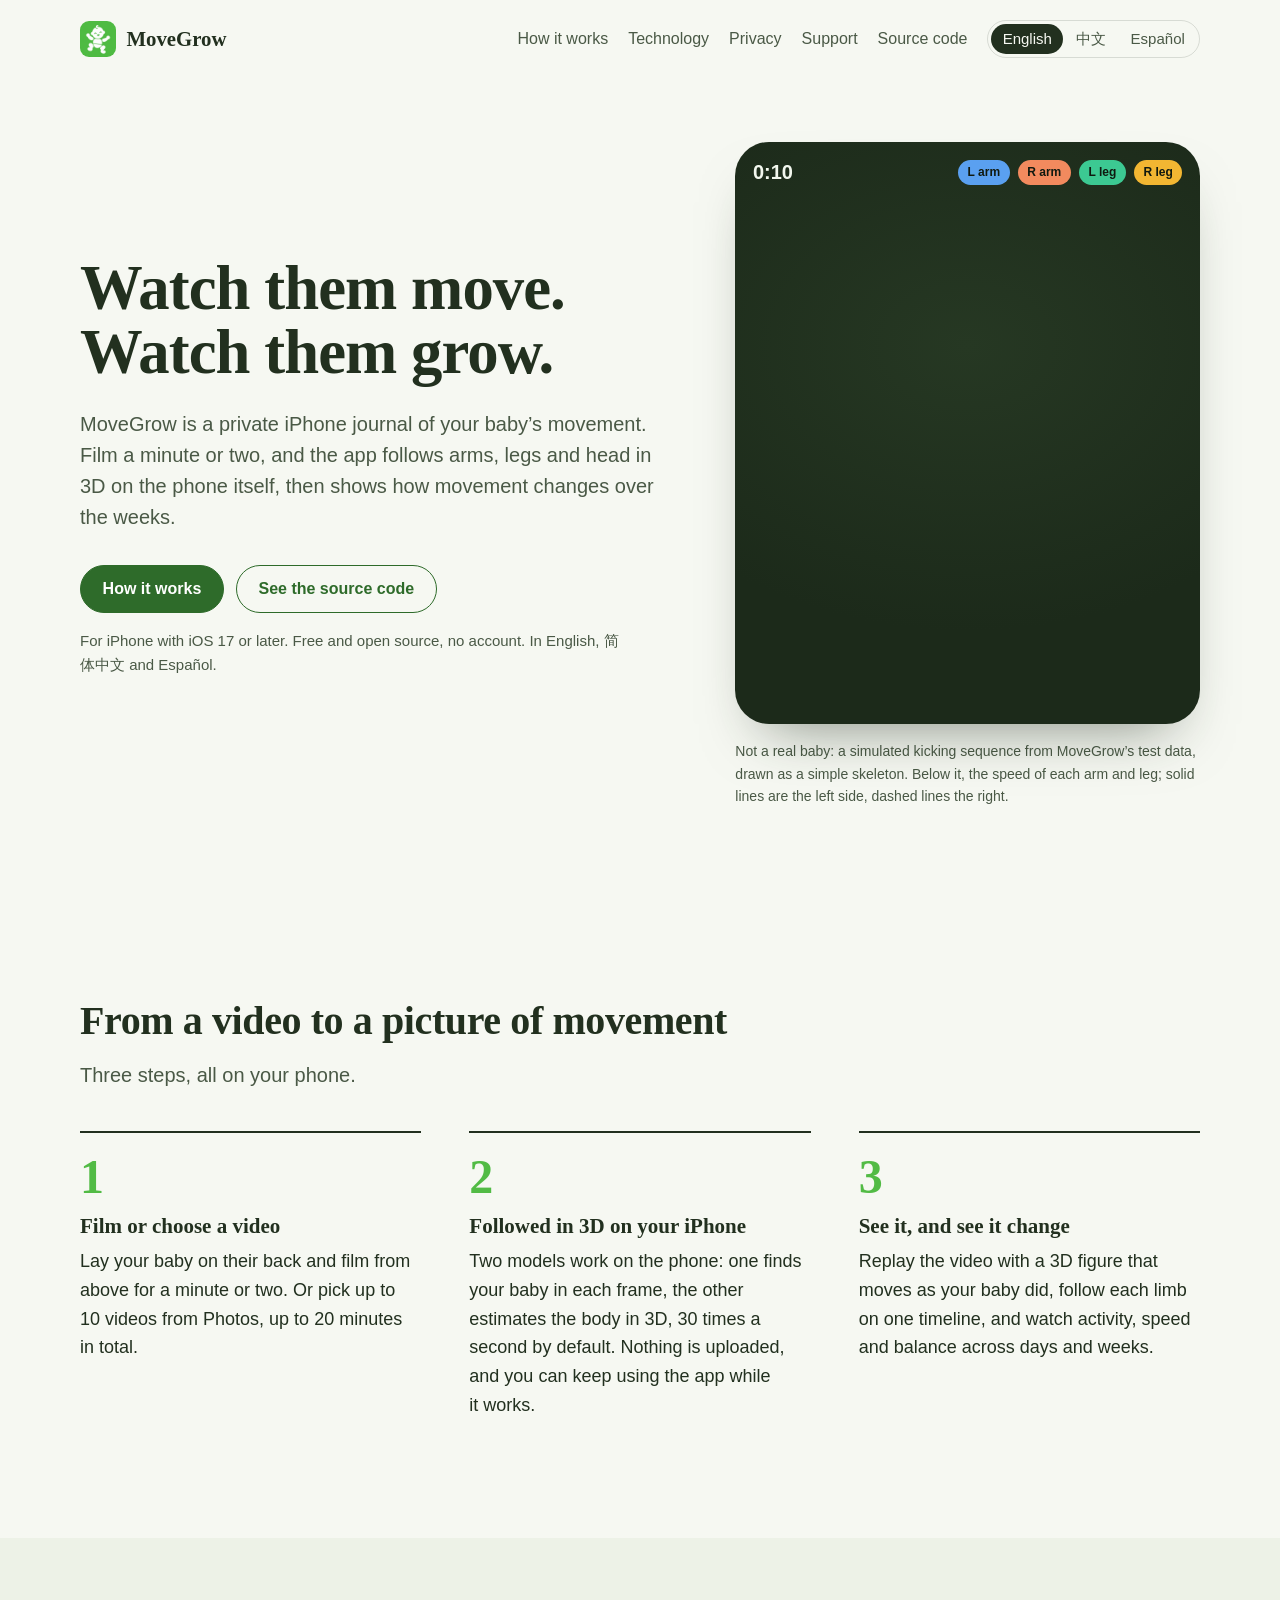
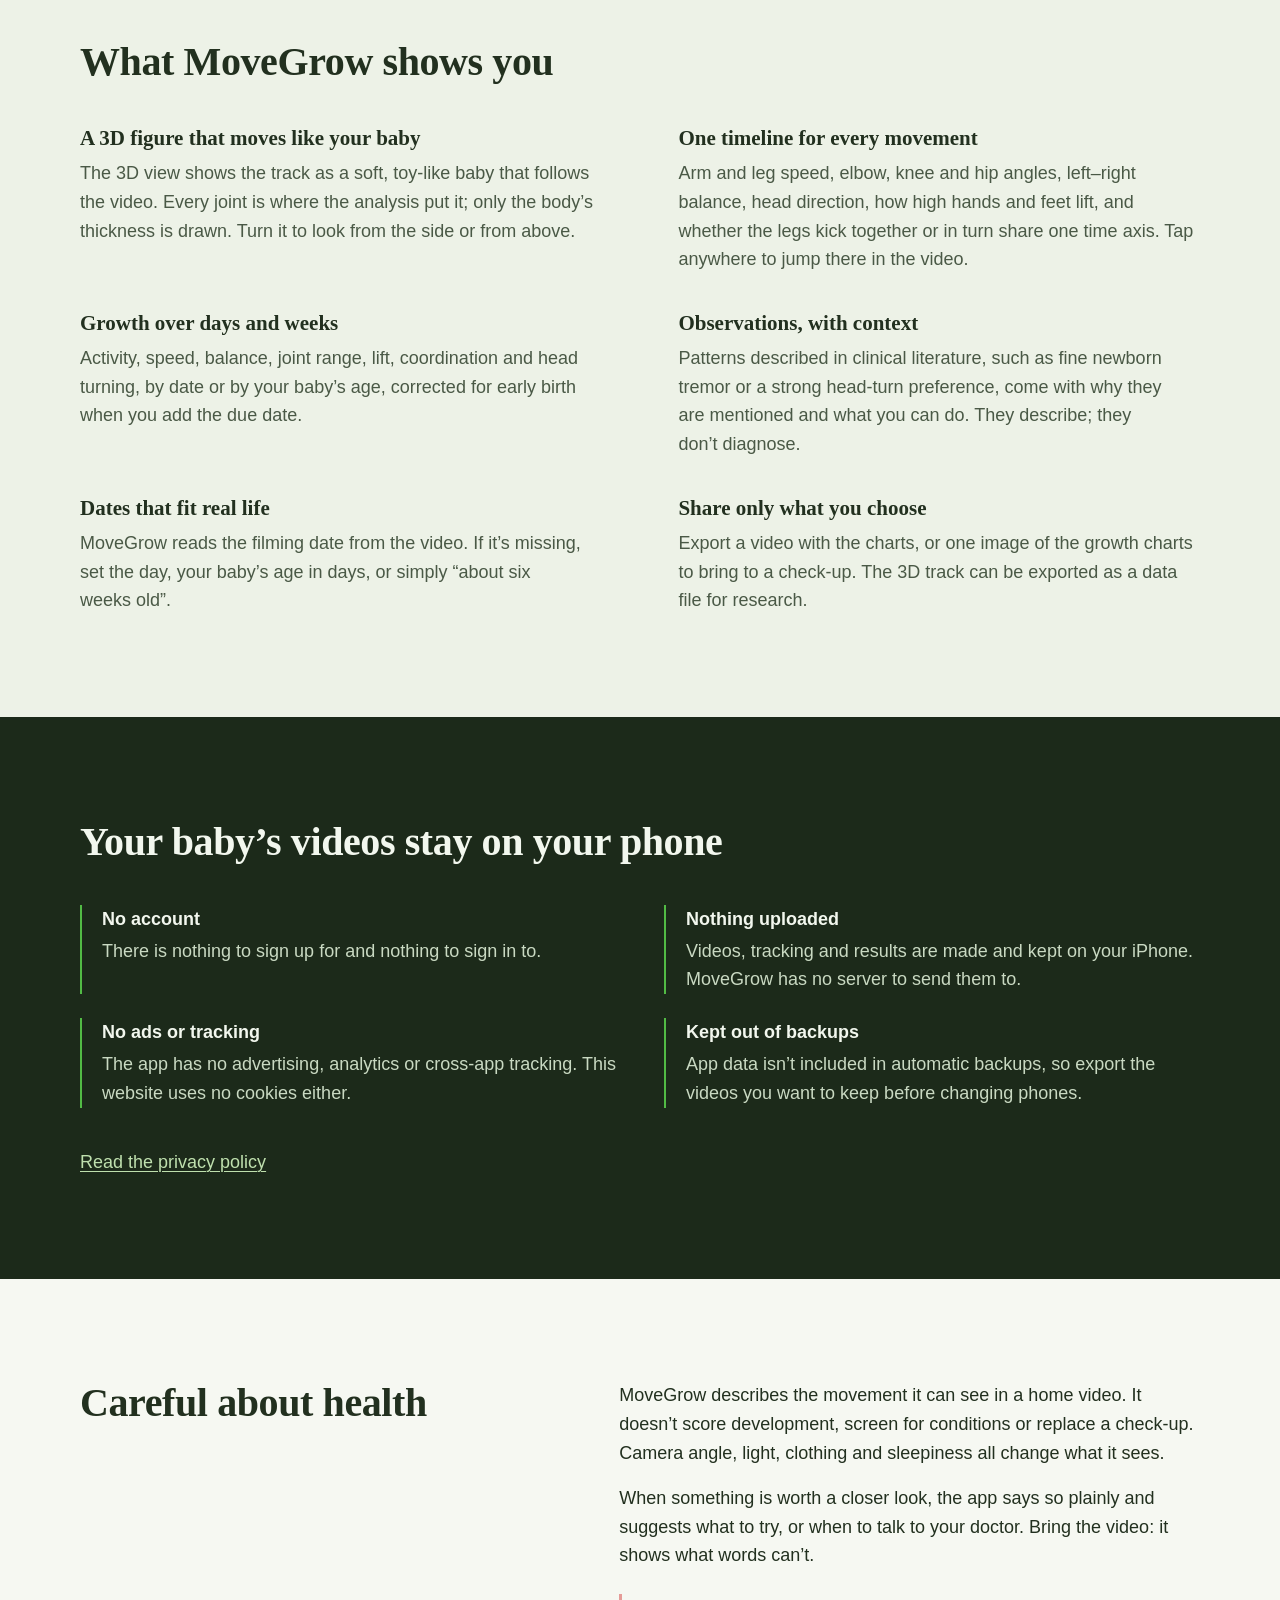
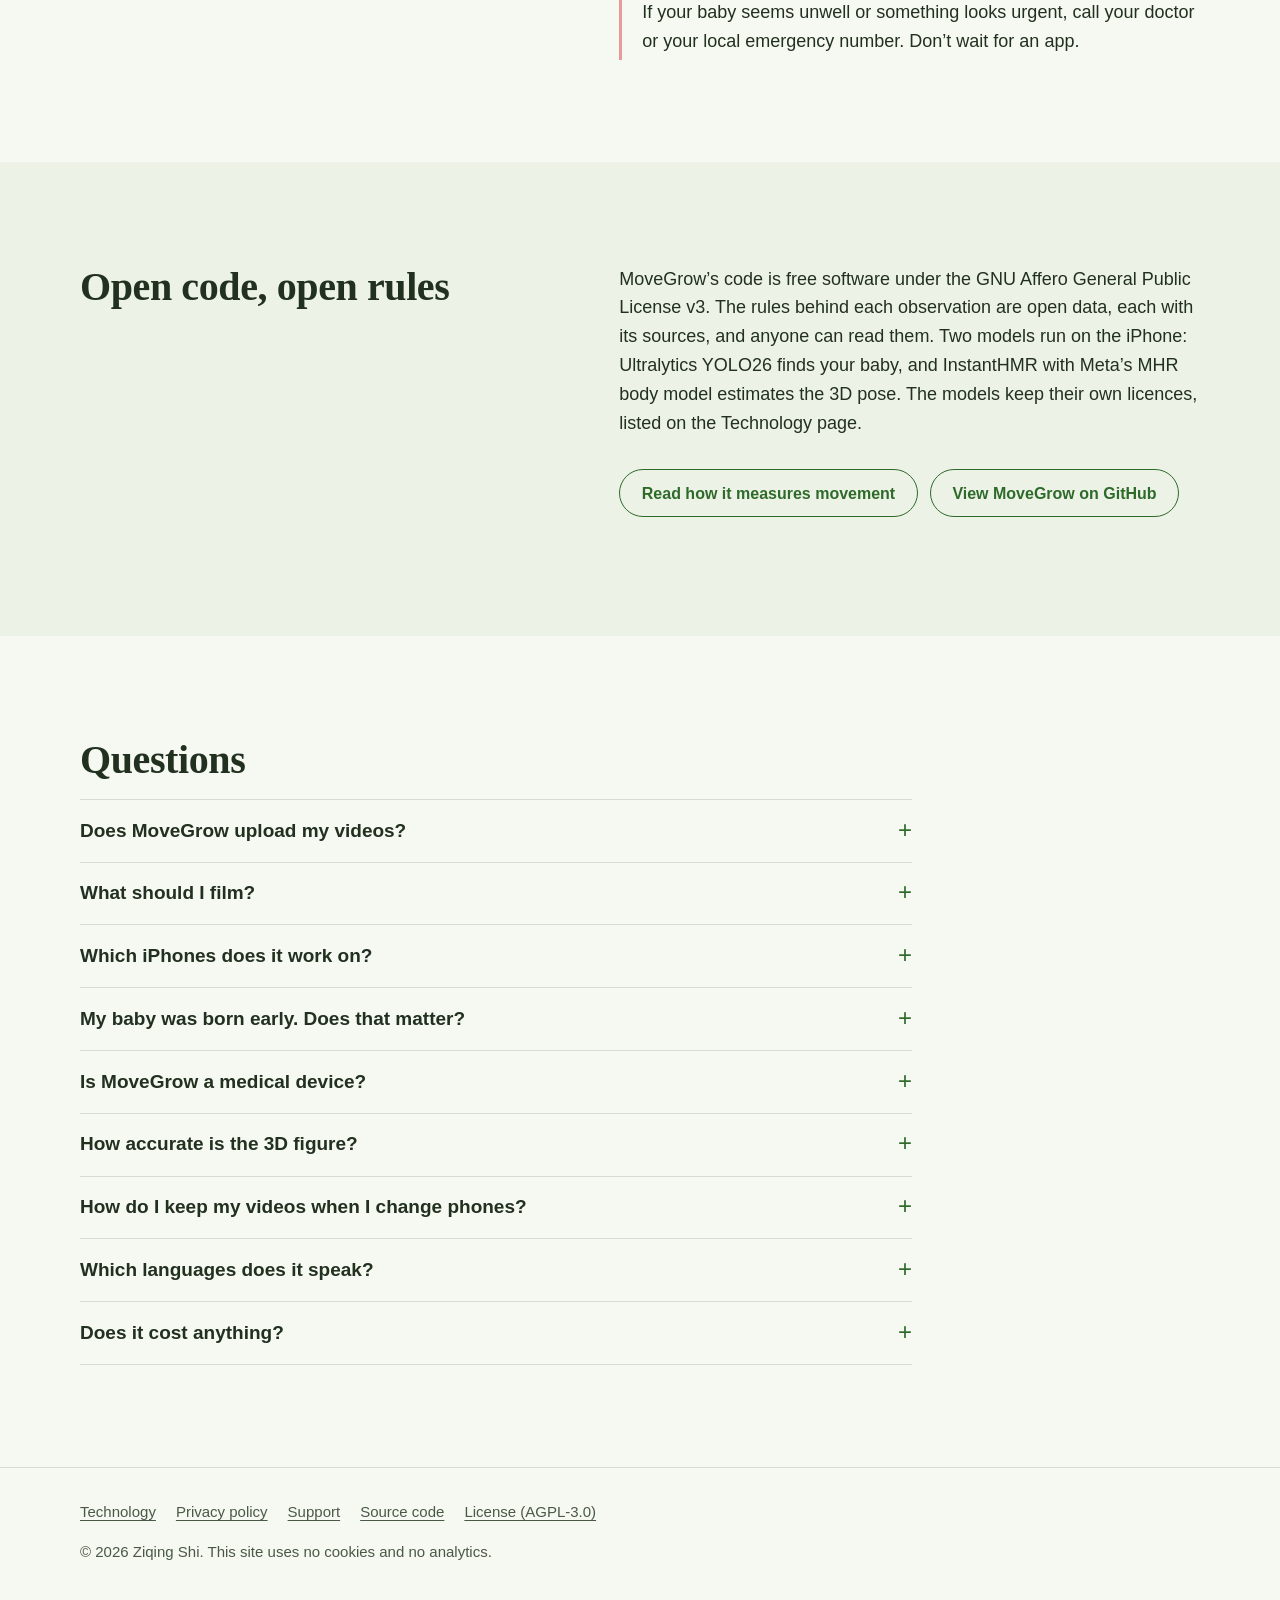
<file: docs/index.html>
<!doctype html>
<html lang="en">
<head>
  <meta charset="utf-8">
  <meta name="viewport" content="width=device-width, initial-scale=1">
  <meta http-equiv="Content-Security-Policy" content="default-src 'self'; img-src 'self'; style-src 'self'; script-src 'self'; connect-src 'none'; object-src 'none'; base-uri 'none'; form-action 'none'">
  <meta name="referrer" content="strict-origin-when-cross-origin">
  <title>MoveGrow — a private journal of your baby’s movement</title>
  <meta name="description" content="Film your baby, and MoveGrow follows arms, legs and head in 3D on your iPhone, then shows how movement changes over the weeks. No account, no uploads, open source.">
  <link rel="canonical" href="https://seesaw-earth.github.io/MoveGrow/">
  <link rel="alternate" hreflang="en" href="https://seesaw-earth.github.io/MoveGrow/">
  <link rel="alternate" hreflang="zh-Hans" href="https://seesaw-earth.github.io/MoveGrow/zh/">
  <link rel="alternate" hreflang="es" href="https://seesaw-earth.github.io/MoveGrow/es/">
  <link rel="alternate" hreflang="x-default" href="https://seesaw-earth.github.io/MoveGrow/">
  <meta name="theme-color" content="#F6F8F2" media="(prefers-color-scheme: light)">
  <meta name="theme-color" content="#111A10" media="(prefers-color-scheme: dark)">
  <meta name="color-scheme" content="light dark">
  <link rel="icon" type="image/png" sizes="32x32" href="assets/icon-32.png">
  <link rel="apple-touch-icon" href="assets/icon-180.png">
  <meta property="og:type" content="website">
  <meta property="og:site_name" content="MoveGrow">
  <meta property="og:title" content="MoveGrow — a private journal of your baby’s movement">
  <meta property="og:description" content="Film your baby, and MoveGrow follows arms, legs and head in 3D on your iPhone, then shows how movement changes over the weeks. No account, no uploads, open source.">
  <meta property="og:url" content="https://seesaw-earth.github.io/MoveGrow/">
  <meta property="og:image" content="https://seesaw-earth.github.io/MoveGrow/assets/og-en.png">
  <meta property="og:image:width" content="1200">
  <meta property="og:image:height" content="630">
  <meta property="og:image:alt" content="The MoveGrow app icon beside a baby’s movement skeleton and arm and leg speed charts.">
  <meta property="og:locale" content="en_US">
  <meta property="og:locale:alternate" content="zh_CN">
  <meta property="og:locale:alternate" content="es_ES">
  <meta name="twitter:card" content="summary_large_image">
  <link rel="stylesheet" href="assets/site.css?v=20261112">
</head>
<body>
<a class="skip" href="#main">Skip to content</a>
<div class="lang-hint" id="lang-hint" hidden><div class="wrap"><span data-offer="zh" lang="zh-Hans" hidden>这个页面有中文版。 <a href="zh/" hreflang="zh-Hans">查看中文版</a><button type="button">关闭</button></span><span data-offer="es" lang="es" hidden>Esta página también está en español. <a href="es/" hreflang="es">Ver en español</a><button type="button">Cerrar</button></span></div></div>
<header class="site-header">
  <div class="wrap">
    <a class="brand" href="./"><img src="assets/icon-180.png" alt="" width="36" height="36">MoveGrow</a>
    <nav class="site-nav" aria-label="MoveGrow">
      <a class="section-link" href="#how">How it works</a>
      <a class="section-link" href="tech.html">Technology</a>
      <a class="section-link" href="privacy.html">Privacy</a>
      <a class="section-link" href="support.html">Support</a>
      <a class="section-link" href="https://github.com/seesaw-earth/MoveGrow">Source code</a>
      <span class="langs" role="group" aria-label="Language"><a href="./" hreflang="en" lang="en" aria-current="true">English</a><a href="zh/" hreflang="zh-Hans" lang="zh-Hans">中文</a><a href="es/" hreflang="es" lang="es">Español</a></span>
    </nav>
  </div>
</header>
<main id="main">
  <section class="hero">
    <div class="wrap">
      <div class="hero-copy">
        <h1>Watch them move.<br>Watch them grow.</h1>
        <p class="lead">MoveGrow is a private iPhone journal of your baby’s movement. Film a minute or two, and the app follows arms, legs and head in 3D on the phone itself, then shows how movement changes over the weeks.</p>
        <div class="actions">
          <!-- When MoveGrow is on the App Store, put the Download on the App Store badge first here. -->
          <a class="button primary" href="#how">How it works</a>
          <a class="button" href="https://github.com/seesaw-earth/MoveGrow">See the source code</a>
        </div>
        <p class="small">For iPhone with iOS 17 or later. Free and open source, no account. In English, 简体中文 and Español.</p>
      </div>
      <figure class="specimen">
        <div class="panel">
          <div class="readout" aria-hidden="true"><span class="time" id="hero-time">0:10</span><span class="pills"><span class="pill" data-limb="L_arm">L arm</span><span class="pill" data-limb="R_arm">R arm</span><span class="pill" data-limb="L_leg">L leg</span><span class="pill" data-limb="R_leg">R leg</span></span></div>
          <canvas id="hero-canvas" role="img" aria-label="Animation: the skeleton of a simulated baby kicking, with the speed of the arms and legs traced underneath." data-arms="Arms" data-legs="Legs"></canvas>
        </div>
        <figcaption>Not a real baby: a simulated kicking sequence from MoveGrow’s test data, drawn as a simple skeleton. Below it, the speed of each arm and leg; solid lines are the left side, dashed lines the right.</figcaption>
      </figure>
    </div>
  </section>

  <section id="how" class="how">
    <div class="wrap">
      <div class="section-head">
        <h2>From a video to a picture of movement</h2>
        <p class="lead">Three steps, all on your phone.</p>
      </div>
      <ol class="steps">
        <li><h3>Film or choose a video</h3><p>Lay your baby on their back and film from above for a minute or two. Or pick up to 10 videos from Photos, up to 20 minutes in total.</p></li>
        <li><h3>Followed in 3D on your iPhone</h3><p>Two models work on the phone: one finds your baby in each frame, the other estimates the body in 3D, 30 times a second by default. Nothing is uploaded, and you can keep using the app while it works.</p></li>
        <li><h3>See it, and see it change</h3><p>Replay the video with a 3D figure that moves as your baby did, follow each limb on one timeline, and watch activity, speed and balance across days and weeks.</p></li>
      </ol>
    </div>
  </section>

  <section class="tint">
    <div class="wrap">
      <div class="section-head"><h2>What MoveGrow shows you</h2></div>
      <div class="features">
        <div><h3>A 3D figure that moves like your baby</h3><p>The 3D view shows the track as a soft, toy-like baby that follows the video. Every joint is where the analysis put it; only the body’s thickness is drawn. Turn it to look from the side or from above.</p></div>
        <div><h3>One timeline for every movement</h3><p>Arm and leg speed, elbow, knee and hip angles, left–right balance, head direction, how high hands and feet lift, and whether the legs kick together or in turn share one time axis. Tap anywhere to jump there in the video.</p></div>
        <div><h3>Growth over days and weeks</h3><p>Activity, speed, balance, joint range, lift, coordination and head turning, by date or by your baby’s age, corrected for early birth when you add the due date.</p></div>
        <div><h3>Observations, with context</h3><p>Patterns described in clinical literature, such as fine newborn tremor or a strong head-turn preference, come with why they are mentioned and what you can do. They describe; they don’t diagnose.</p></div>
        <div><h3>Dates that fit real life</h3><p>MoveGrow reads the filming date from the video. If it’s missing, set the day, your baby’s age in days, or simply “about six weeks old”.</p></div>
        <div><h3>Share only what you choose</h3><p>Export a video with the charts, or one image of the growth charts to bring to a check-up. The 3D track can be exported as a data file for research.</p></div>
      </div>
    </div>
  </section>

  <section class="night" id="privacy">
    <div class="wrap">
      <div class="section-head"><h2>Your baby’s videos stay on your phone</h2></div>
      <ul class="facts">
        <li><strong>No account</strong>There is nothing to sign up for and nothing to sign in to.</li>
        <li><strong>Nothing uploaded</strong>Videos, tracking and results are made and kept on your iPhone. MoveGrow has no server to send them to.</li>
        <li><strong>No ads or tracking</strong>The app has no advertising, analytics or cross-app tracking. This website uses no cookies either.</li>
        <li><strong>Kept out of backups</strong>App data isn’t included in automatic backups, so export the videos you want to keep before changing phones.</li>
      </ul>
      <p class="more"><a href="privacy.html">Read the privacy policy</a></p>
    </div>
  </section>

  <section>
    <div class="wrap split">
      <h2>Careful about health</h2>
      <div>
        <p>MoveGrow describes the movement it can see in a home video. It doesn’t score development, screen for conditions or replace a check-up. Camera angle, light, clothing and sleepiness all change what it sees.</p>
        <p>When something is worth a closer look, the app says so plainly and suggests what to try, or when to talk to your doctor. Bring the video: it shows what words can’t.</p>
        <div class="callout"><p>If your baby seems unwell or something looks urgent, call your doctor or your local emergency number. Don’t wait for an app.</p></div>
      </div>
    </div>
  </section>

  <section class="tint">
    <div class="wrap split">
      <h2>Open code, open rules</h2>
      <div>
        <p>MoveGrow’s code is free software under the GNU Affero General Public License v3. The rules behind each observation are open data, each with its sources, and anyone can read them. Two models run on the iPhone: Ultralytics YOLO26 finds your baby, and InstantHMR with Meta’s MHR body model estimates the 3D pose. The models keep their own licences, listed on the Technology page.</p>
        <p class="actions"><a class="button" href="tech.html">Read how it measures movement</a><a class="button" href="https://github.com/seesaw-earth/MoveGrow">View MoveGrow on GitHub</a></p>
      </div>
    </div>
  </section>

  <section class="faq">
    <div class="wrap">
      <h2>Questions</h2>
      <details><summary>Does MoveGrow upload my videos?</summary><p>No. Recording, tracking, charts and exports all happen on your iPhone. Videos leave the phone only when you share or save them yourself.</p></details>
      <details><summary>What should I film?</summary><p>Your baby on their back on a plain blanket, filmed from above with the whole body in view, in even light, for one to three minutes. Keep other people out of the frame. The app guides you while you record.</p></details>
      <details><summary>Which iPhones does it work on?</summary><p>iPhones with iOS 17 or later. Analysis is quicker on newer models. You can keep using the app while it runs, and on iOS 26 it carries on in the background.</p></details>
      <details><summary>My baby was born early. Does that matter?</summary><p>If your baby was born two or more weeks early, add the due date in your baby’s profile. Until 24 months, charts and checks then use corrected age, as pediatric guidance does.</p></details>
      <details><summary>Is MoveGrow a medical device?</summary><p>No. It is a personal video journal that describes movement. It isn’t a screening test or a diagnosis. Talk to your pediatrician about any concern.</p></details>
      <details><summary>How accurate is the 3D figure?</summary><p>It is an estimate from a single camera. The model behind it was built for people in general, not for babies in particular, and MoveGrow hasn’t yet measured how well it follows babies. So the app counts in your baby’s own torso lengths and looks at patterns over time. The Technology page explains the method and its limits.</p></details>
      <details><summary>How do I keep my videos when I change phones?</summary><p>To keep it private, MoveGrow leaves its data out of automatic backups. Before changing phones, export the videos you want to keep, as originals or as an MP4 with the charts, to Photos or Files.</p></details>
      <details><summary>Which languages does it speak?</summary><p>English, Simplified Chinese and Spanish. You can switch at any time in the app’s Settings.</p></details>
      <details><summary>Does it cost anything?</summary><p>MoveGrow is free and open source, with no ads and no in-app purchases.</p></details>
    </div>
  </section>
</main>
<footer class="site-footer">
  <div class="wrap">
    <nav aria-label="MoveGrow">
      <a href="tech.html">Technology</a>
      <a href="privacy.html">Privacy policy</a>
      <a href="support.html">Support</a>
      <a href="https://github.com/seesaw-earth/MoveGrow">Source code</a>
      <a href="https://github.com/seesaw-earth/MoveGrow/blob/main/LICENSE">License (AGPL-3.0)</a>
    </nav>
    <p class="legal">© 2026 Ziqing Shi. This site uses no cookies and no analytics.</p>
  </div>
</footer>
<script src="assets/site.js?v=20261112"></script>
<script src="assets/motion.js?v=20261112"></script>
<script src="assets/hero.js?v=20261112"></script>
</body>
</html>
</file>
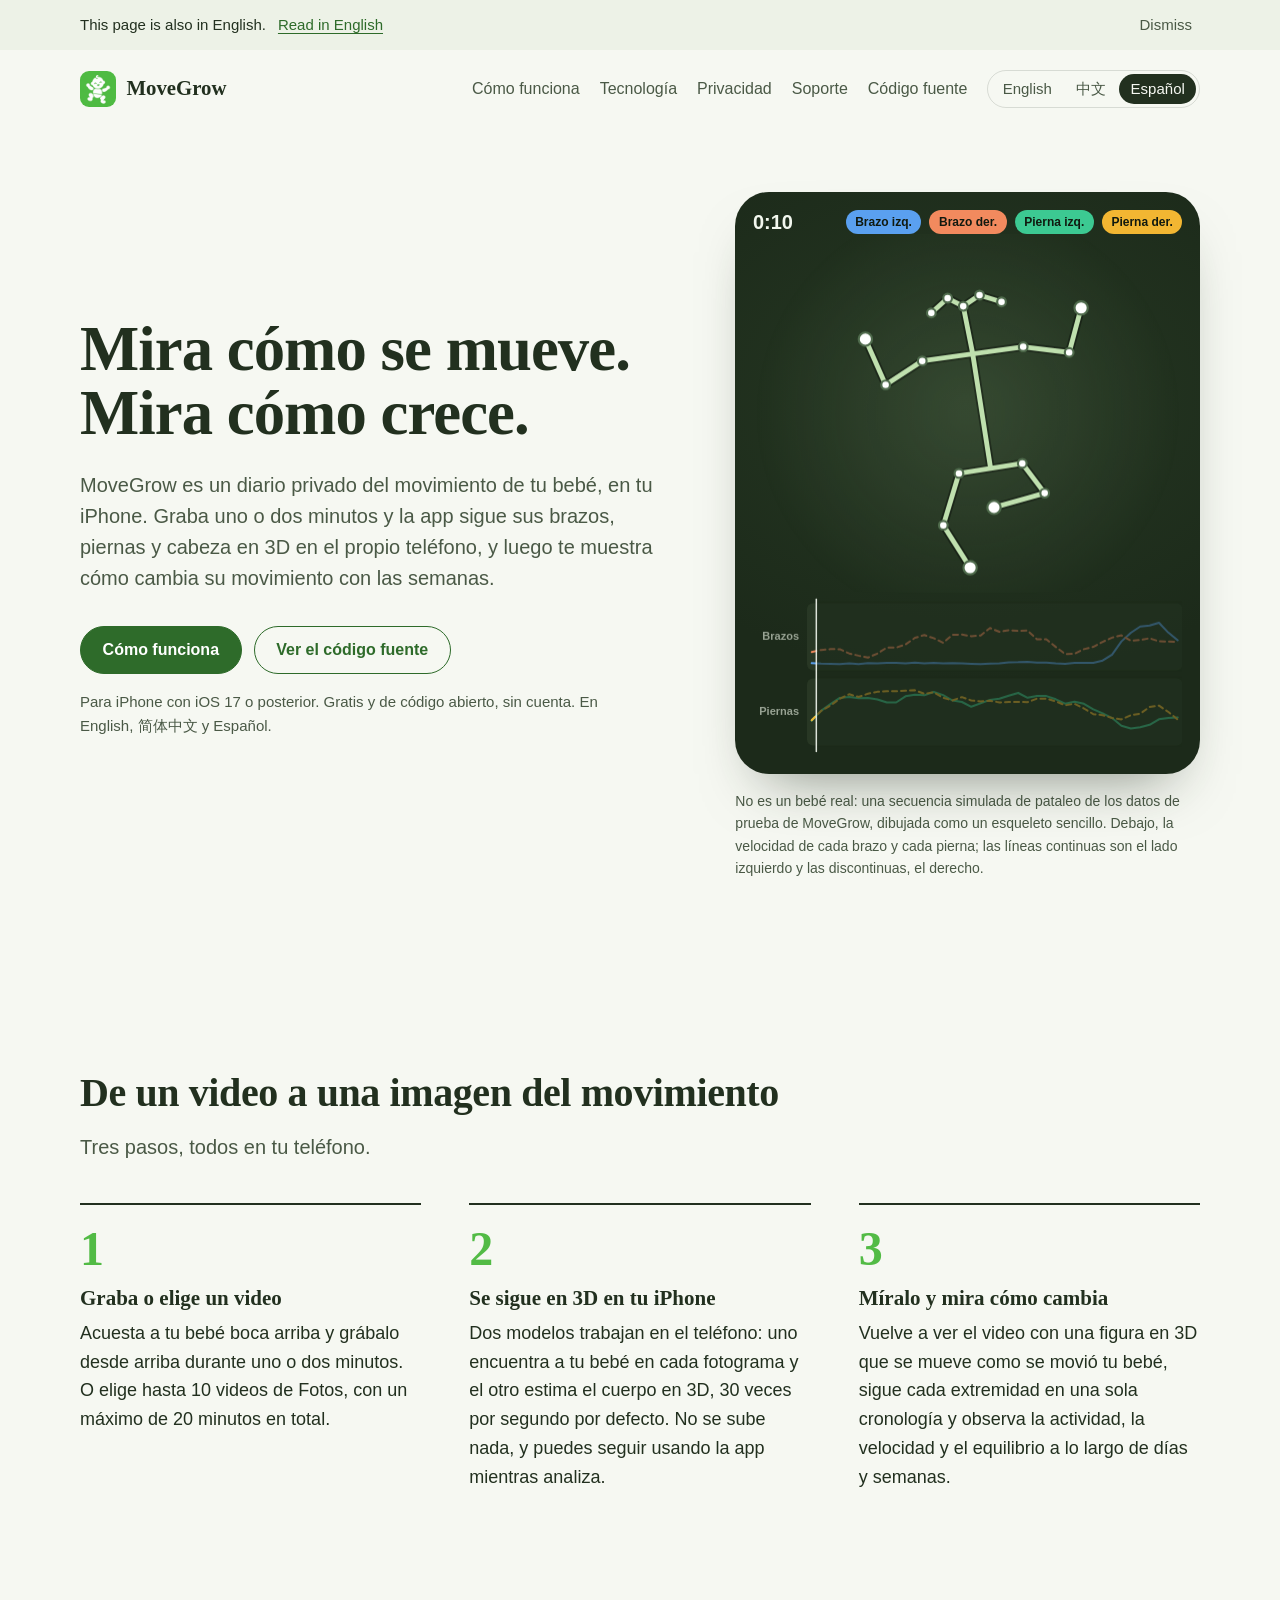
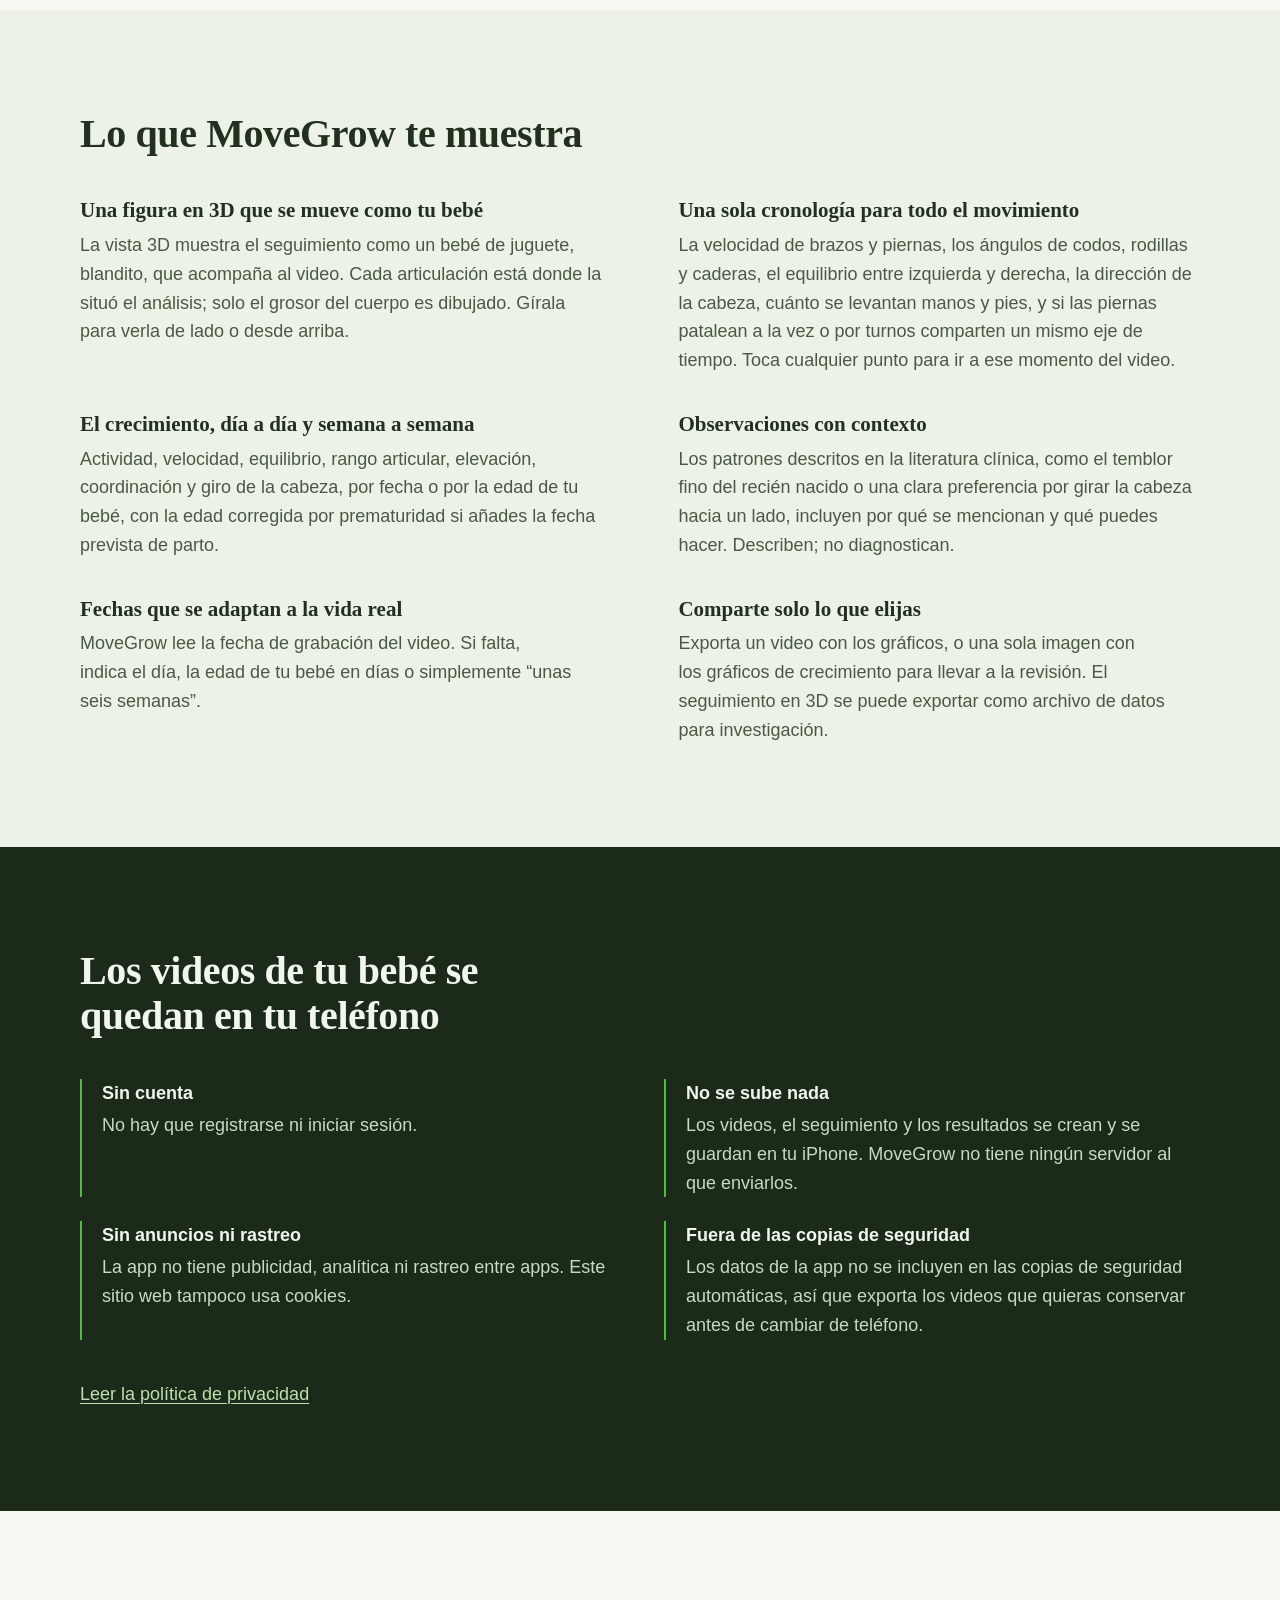
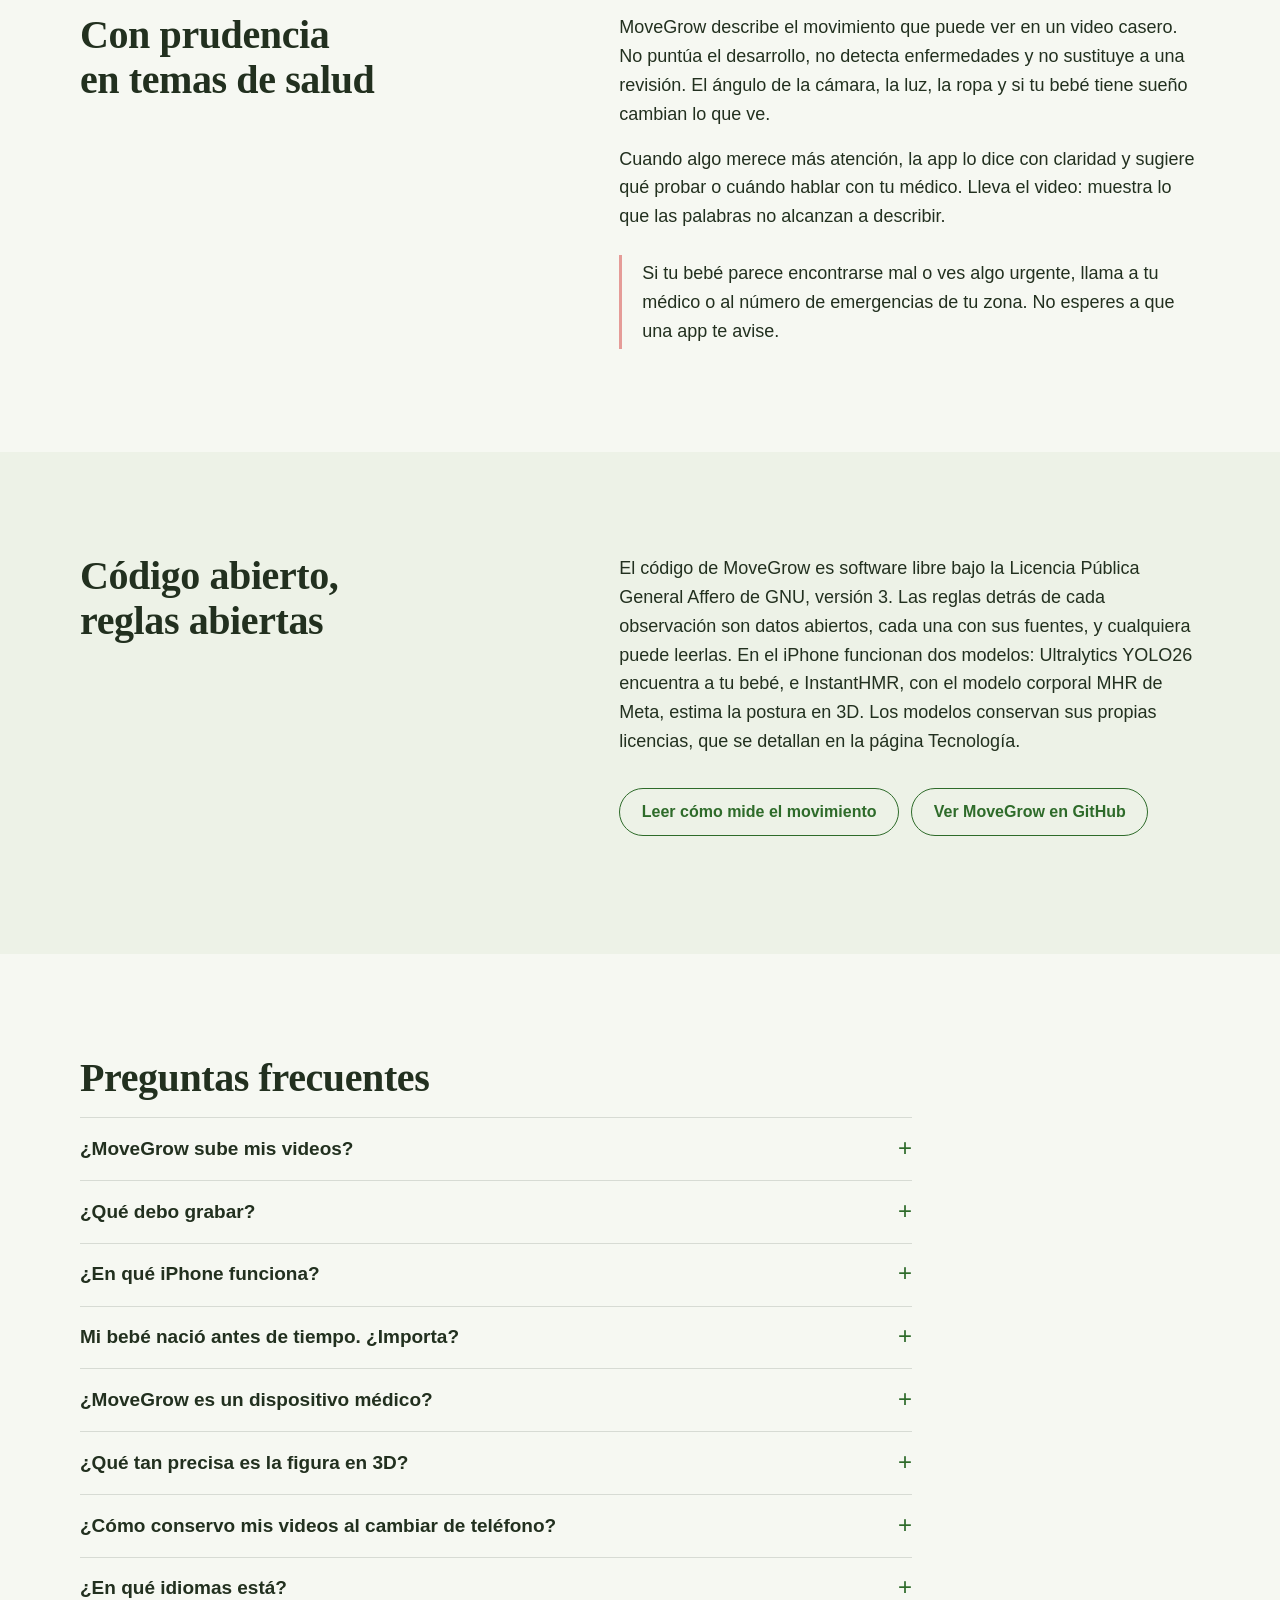
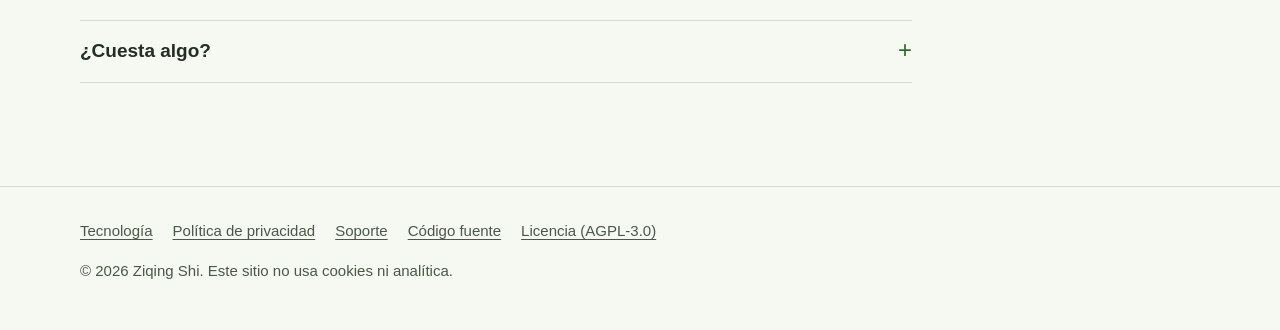
<file: docs/es/index.html>
<!doctype html>
<html lang="es">
<head>
  <meta charset="utf-8">
  <meta name="viewport" content="width=device-width, initial-scale=1">
  <meta http-equiv="Content-Security-Policy" content="default-src 'self'; img-src 'self'; style-src 'self'; script-src 'self'; connect-src 'none'; object-src 'none'; base-uri 'none'; form-action 'none'">
  <meta name="referrer" content="strict-origin-when-cross-origin">
  <title>MoveGrow: un diario privado del movimiento de tu bebé</title>
  <meta name="description" content="Graba a tu bebé y MoveGrow sigue sus brazos, piernas y cabeza en 3D en tu iPhone, y te muestra cómo cambia su movimiento con las semanas. Sin cuenta, sin subir nada, de código abierto.">
  <link rel="canonical" href="https://seesaw-earth.github.io/MoveGrow/es/">
  <link rel="alternate" hreflang="en" href="https://seesaw-earth.github.io/MoveGrow/">
  <link rel="alternate" hreflang="zh-Hans" href="https://seesaw-earth.github.io/MoveGrow/zh/">
  <link rel="alternate" hreflang="es" href="https://seesaw-earth.github.io/MoveGrow/es/">
  <link rel="alternate" hreflang="x-default" href="https://seesaw-earth.github.io/MoveGrow/">
  <meta name="theme-color" content="#F6F8F2" media="(prefers-color-scheme: light)">
  <meta name="theme-color" content="#111A10" media="(prefers-color-scheme: dark)">
  <meta name="color-scheme" content="light dark">
  <link rel="icon" type="image/png" sizes="32x32" href="../assets/icon-32.png">
  <link rel="apple-touch-icon" href="../assets/icon-180.png">
  <meta property="og:type" content="website">
  <meta property="og:site_name" content="MoveGrow">
  <meta property="og:title" content="MoveGrow: un diario privado del movimiento de tu bebé">
  <meta property="og:description" content="Graba a tu bebé y MoveGrow sigue sus brazos, piernas y cabeza en 3D en tu iPhone, y te muestra cómo cambia su movimiento con las semanas. Sin cuenta, sin subir nada, de código abierto.">
  <meta property="og:url" content="https://seesaw-earth.github.io/MoveGrow/es/">
  <meta property="og:image" content="https://seesaw-earth.github.io/MoveGrow/assets/og-es.png">
  <meta property="og:image:width" content="1200">
  <meta property="og:image:height" content="630">
  <meta property="og:image:alt" content="El icono de la app MoveGrow junto al esqueleto del movimiento de un bebé y los gráficos de velocidad de brazos y piernas.">
  <meta property="og:locale" content="es_ES">
  <meta property="og:locale:alternate" content="en_US">
  <meta property="og:locale:alternate" content="zh_CN">
  <meta name="twitter:card" content="summary_large_image">
  <link rel="stylesheet" href="../assets/site.css?v=20261112">
</head>
<body>
<a class="skip" href="#main">Saltar al contenido</a>
<div class="lang-hint" id="lang-hint" hidden><div class="wrap"><span data-offer="en" lang="en" hidden>This page is also in English. <a href="../" hreflang="en">Read in English</a><button type="button">Dismiss</button></span><span data-offer="zh" lang="zh-Hans" hidden>这个页面有中文版。 <a href="../zh/" hreflang="zh-Hans">查看中文版</a><button type="button">关闭</button></span></div></div>
<header class="site-header">
  <div class="wrap">
    <a class="brand" href="./"><img src="../assets/icon-180.png" alt="" width="36" height="36">MoveGrow</a>
    <nav class="site-nav" aria-label="MoveGrow">
      <a class="section-link" href="#how">Cómo funciona</a>
      <a class="section-link" href="tech.html">Tecnología</a>
      <a class="section-link" href="privacy.html">Privacidad</a>
      <a class="section-link" href="support.html">Soporte</a>
      <a class="section-link" href="https://github.com/seesaw-earth/MoveGrow">Código fuente</a>
      <span class="langs" role="group" aria-label="Idioma"><a href="../" hreflang="en" lang="en">English</a><a href="../zh/" hreflang="zh-Hans" lang="zh-Hans">中文</a><a href="../es/" hreflang="es" lang="es" aria-current="true">Español</a></span>
    </nav>
  </div>
</header>
<main id="main">
  <section class="hero">
    <div class="wrap">
      <div class="hero-copy">
        <h1>Mira cómo se mueve.<br>Mira cómo crece.</h1>
        <p class="lead">MoveGrow es un diario privado del movimiento de tu bebé, en tu iPhone. Graba uno o dos minutos y la app sigue sus brazos, piernas y cabeza en 3D en el propio teléfono, y luego te muestra cómo cambia su movimiento con las semanas.</p>
        <div class="actions">
          <!-- When MoveGrow is on the App Store, put the Download on the App Store badge first here. -->
          <a class="button primary" href="#how">Cómo funciona</a>
          <a class="button" href="https://github.com/seesaw-earth/MoveGrow">Ver el código fuente</a>
        </div>
        <p class="small">Para iPhone con iOS 17 o posterior. Gratis y de código abierto, sin cuenta. En English, 简体中文 y Español.</p>
      </div>
      <figure class="specimen">
        <div class="panel">
          <div class="readout" aria-hidden="true"><span class="time" id="hero-time">0:10</span><span class="pills"><span class="pill" data-limb="L_arm">Brazo izq.</span><span class="pill" data-limb="R_arm">Brazo der.</span><span class="pill" data-limb="L_leg">Pierna izq.</span><span class="pill" data-limb="R_leg">Pierna der.</span></span></div>
          <canvas id="hero-canvas" role="img" aria-label="Animación: el esqueleto de un bebé simulado que patalea, con la velocidad de los brazos y las piernas dibujada debajo." data-arms="Brazos" data-legs="Piernas"></canvas>
        </div>
        <figcaption>No es un bebé real: una secuencia simulada de pataleo de los datos de prueba de MoveGrow, dibujada como un esqueleto sencillo. Debajo, la velocidad de cada brazo y cada pierna; las líneas continuas son el lado izquierdo y las discontinuas, el derecho.</figcaption>
      </figure>
    </div>
  </section>

  <section id="how" class="how">
    <div class="wrap">
      <div class="section-head">
        <h2>De un video a una imagen del movimiento</h2>
        <p class="lead">Tres pasos, todos en tu teléfono.</p>
      </div>
      <ol class="steps">
        <li><h3>Graba o elige un video</h3><p>Acuesta a tu bebé boca arriba y grábalo desde arriba durante uno o dos minutos. O elige hasta 10 videos de Fotos, con un máximo de 20 minutos en total.</p></li>
        <li><h3>Se sigue en 3D en tu iPhone</h3><p>Dos modelos trabajan en el teléfono: uno encuentra a tu bebé en cada fotograma y el otro estima el cuerpo en 3D, 30 veces por segundo por defecto. No se sube nada, y puedes seguir usando la app mientras analiza.</p></li>
        <li><h3>Míralo y mira cómo cambia</h3><p>Vuelve a ver el video con una figura en 3D que se mueve como se movió tu bebé, sigue cada extremidad en una sola cronología y observa la actividad, la velocidad y el equilibrio a lo largo de días y semanas.</p></li>
      </ol>
    </div>
  </section>

  <section class="tint">
    <div class="wrap">
      <div class="section-head"><h2>Lo que MoveGrow te muestra</h2></div>
      <div class="features">
        <div><h3>Una figura en 3D que se mueve como tu bebé</h3><p>La vista 3D muestra el seguimiento como un bebé de juguete, blandito, que acompaña al video. Cada articulación está donde la situó el análisis; solo el grosor del cuerpo es dibujado. Gírala para verla de lado o desde arriba.</p></div>
        <div><h3>Una sola cronología para todo el movimiento</h3><p>La velocidad de brazos y piernas, los ángulos de codos, rodillas y caderas, el equilibrio entre izquierda y derecha, la dirección de la cabeza, cuánto se levantan manos y pies, y si las piernas patalean a la vez o por turnos comparten un mismo eje de tiempo. Toca cualquier punto para ir a ese momento del video.</p></div>
        <div><h3>El crecimiento, día a día y semana a semana</h3><p>Actividad, velocidad, equilibrio, rango articular, elevación, coordinación y giro de la cabeza, por fecha o por la edad de tu bebé, con la edad corregida por prematuridad si añades la fecha prevista de parto.</p></div>
        <div><h3>Observaciones con contexto</h3><p>Los patrones descritos en la literatura clínica, como el temblor fino del recién nacido o una clara preferencia por girar la cabeza hacia un lado, incluyen por qué se mencionan y qué puedes hacer. Describen; no diagnostican.</p></div>
        <div><h3>Fechas que se adaptan a la vida real</h3><p>MoveGrow lee la fecha de grabación del video. Si falta, indica el día, la edad de tu bebé en días o simplemente “unas seis semanas”.</p></div>
        <div><h3>Comparte solo lo que elijas</h3><p>Exporta un video con los gráficos, o una sola imagen con los gráficos de crecimiento para llevar a la revisión. El seguimiento en 3D se puede exportar como archivo de datos para investigación.</p></div>
      </div>
    </div>
  </section>

  <section class="night" id="privacy">
    <div class="wrap">
      <div class="section-head"><h2>Los videos de tu bebé se quedan en tu teléfono</h2></div>
      <ul class="facts">
        <li><strong>Sin cuenta</strong>No hay que registrarse ni iniciar sesión.</li>
        <li><strong>No se sube nada</strong>Los videos, el seguimiento y los resultados se crean y se guardan en tu iPhone. MoveGrow no tiene ningún servidor al que enviarlos.</li>
        <li><strong>Sin anuncios ni rastreo</strong>La app no tiene publicidad, analítica ni rastreo entre apps. Este sitio web tampoco usa cookies.</li>
        <li><strong>Fuera de las copias de seguridad</strong>Los datos de la app no se incluyen en las copias de seguridad automáticas, así que exporta los videos que quieras conservar antes de cambiar de teléfono.</li>
      </ul>
      <p class="more"><a href="privacy.html">Leer la política de privacidad</a></p>
    </div>
  </section>

  <section>
    <div class="wrap split">
      <h2>Con prudencia en temas de salud</h2>
      <div>
        <p>MoveGrow describe el movimiento que puede ver en un video casero. No puntúa el desarrollo, no detecta enfermedades y no sustituye a una revisión. El ángulo de la cámara, la luz, la ropa y si tu bebé tiene sueño cambian lo que ve.</p>
        <p>Cuando algo merece más atención, la app lo dice con claridad y sugiere qué probar o cuándo hablar con tu médico. Lleva el video: muestra lo que las palabras no alcanzan a describir.</p>
        <div class="callout"><p>Si tu bebé parece encontrarse mal o ves algo urgente, llama a tu médico o al número de emergencias de tu zona. No esperes a que una app te avise.</p></div>
      </div>
    </div>
  </section>

  <section class="tint">
    <div class="wrap split">
      <h2>Código abierto, reglas abiertas</h2>
      <div>
        <p>El código de MoveGrow es software libre bajo la Licencia Pública General Affero de GNU, versión 3. Las reglas detrás de cada observación son datos abiertos, cada una con sus fuentes, y cualquiera puede leerlas. En el iPhone funcionan dos modelos: Ultralytics YOLO26 encuentra a tu bebé, e InstantHMR, con el modelo corporal MHR de Meta, estima la postura en 3D. Los modelos conservan sus propias licencias, que se detallan en la página Tecnología.</p>
        <p class="actions"><a class="button" href="tech.html">Leer cómo mide el movimiento</a><a class="button" href="https://github.com/seesaw-earth/MoveGrow">Ver MoveGrow en GitHub</a></p>
      </div>
    </div>
  </section>

  <section class="faq">
    <div class="wrap">
      <h2>Preguntas frecuentes</h2>
      <details><summary>¿MoveGrow sube mis videos?</summary><p>No. La grabación, el seguimiento, los gráficos y las exportaciones se hacen en tu iPhone. Los videos solo salen del teléfono cuando tú los compartes o los guardas.</p></details>
      <details><summary>¿Qué debo grabar?</summary><p>A tu bebé boca arriba sobre una manta lisa, grabado desde arriba con todo el cuerpo a la vista, con luz uniforme, de uno a tres minutos. Que no salgan otras personas. La app te guía mientras grabas.</p></details>
      <details><summary>¿En qué iPhone funciona?</summary><p>En iPhone con iOS 17 o posterior. El análisis es más rápido en los modelos recientes. Puedes seguir usando la app mientras analiza y, en iOS 26, continúa en segundo plano.</p></details>
      <details><summary>Mi bebé nació antes de tiempo. ¿Importa?</summary><p>Si tu bebé nació dos semanas o más antes de lo previsto, añade la fecha prevista de parto en el perfil de tu bebé. Hasta los 24 meses, los gráficos y las comprobaciones usarán la edad corregida, como recomiendan las guías pediátricas.</p></details>
      <details><summary>¿MoveGrow es un dispositivo médico?</summary><p>No. Es un diario de video personal que describe el movimiento. No es una prueba de detección ni un diagnóstico. Consulta cualquier duda con tu pediatra.</p></details>
      <details><summary>¿Qué tan precisa es la figura en 3D?</summary><p>Es una estimación a partir de una sola cámara. El modelo que la genera se creó para personas en general, no para bebés en particular, y MoveGrow aún no ha medido qué tan bien sigue a los bebés. Por eso la app mide en longitudes del torso de tu propio bebé y se fija en los patrones a lo largo del tiempo. La página Tecnología explica el método y sus límites.</p></details>
      <details><summary>¿Cómo conservo mis videos al cambiar de teléfono?</summary><p>Para proteger tu privacidad, MoveGrow no incluye sus datos en las copias de seguridad automáticas. Antes de cambiar de teléfono, exporta a Fotos o Archivos los videos que quieras conservar, como originales o como MP4 con los gráficos.</p></details>
      <details><summary>¿En qué idiomas está?</summary><p>En inglés, chino simplificado y español. Puedes cambiar de idioma en cualquier momento en la Configuración de la app.</p></details>
      <details><summary>¿Cuesta algo?</summary><p>MoveGrow es gratis y de código abierto, sin anuncios ni compras dentro de la app.</p></details>
    </div>
  </section>
</main>
<footer class="site-footer">
  <div class="wrap">
    <nav aria-label="MoveGrow">
      <a href="tech.html">Tecnología</a>
      <a href="privacy.html">Política de privacidad</a>
      <a href="support.html">Soporte</a>
      <a href="https://github.com/seesaw-earth/MoveGrow">Código fuente</a>
      <a href="https://github.com/seesaw-earth/MoveGrow/blob/main/LICENSE">Licencia (AGPL-3.0)</a>
    </nav>
    <p class="legal">© 2026 Ziqing Shi. Este sitio no usa cookies ni analítica.</p>
  </div>
</footer>
<script src="../assets/site.js?v=20261112"></script>
<script src="../assets/motion.js?v=20261112"></script>
<script src="../assets/hero.js?v=20261112"></script>
</body>
</html>
</file>
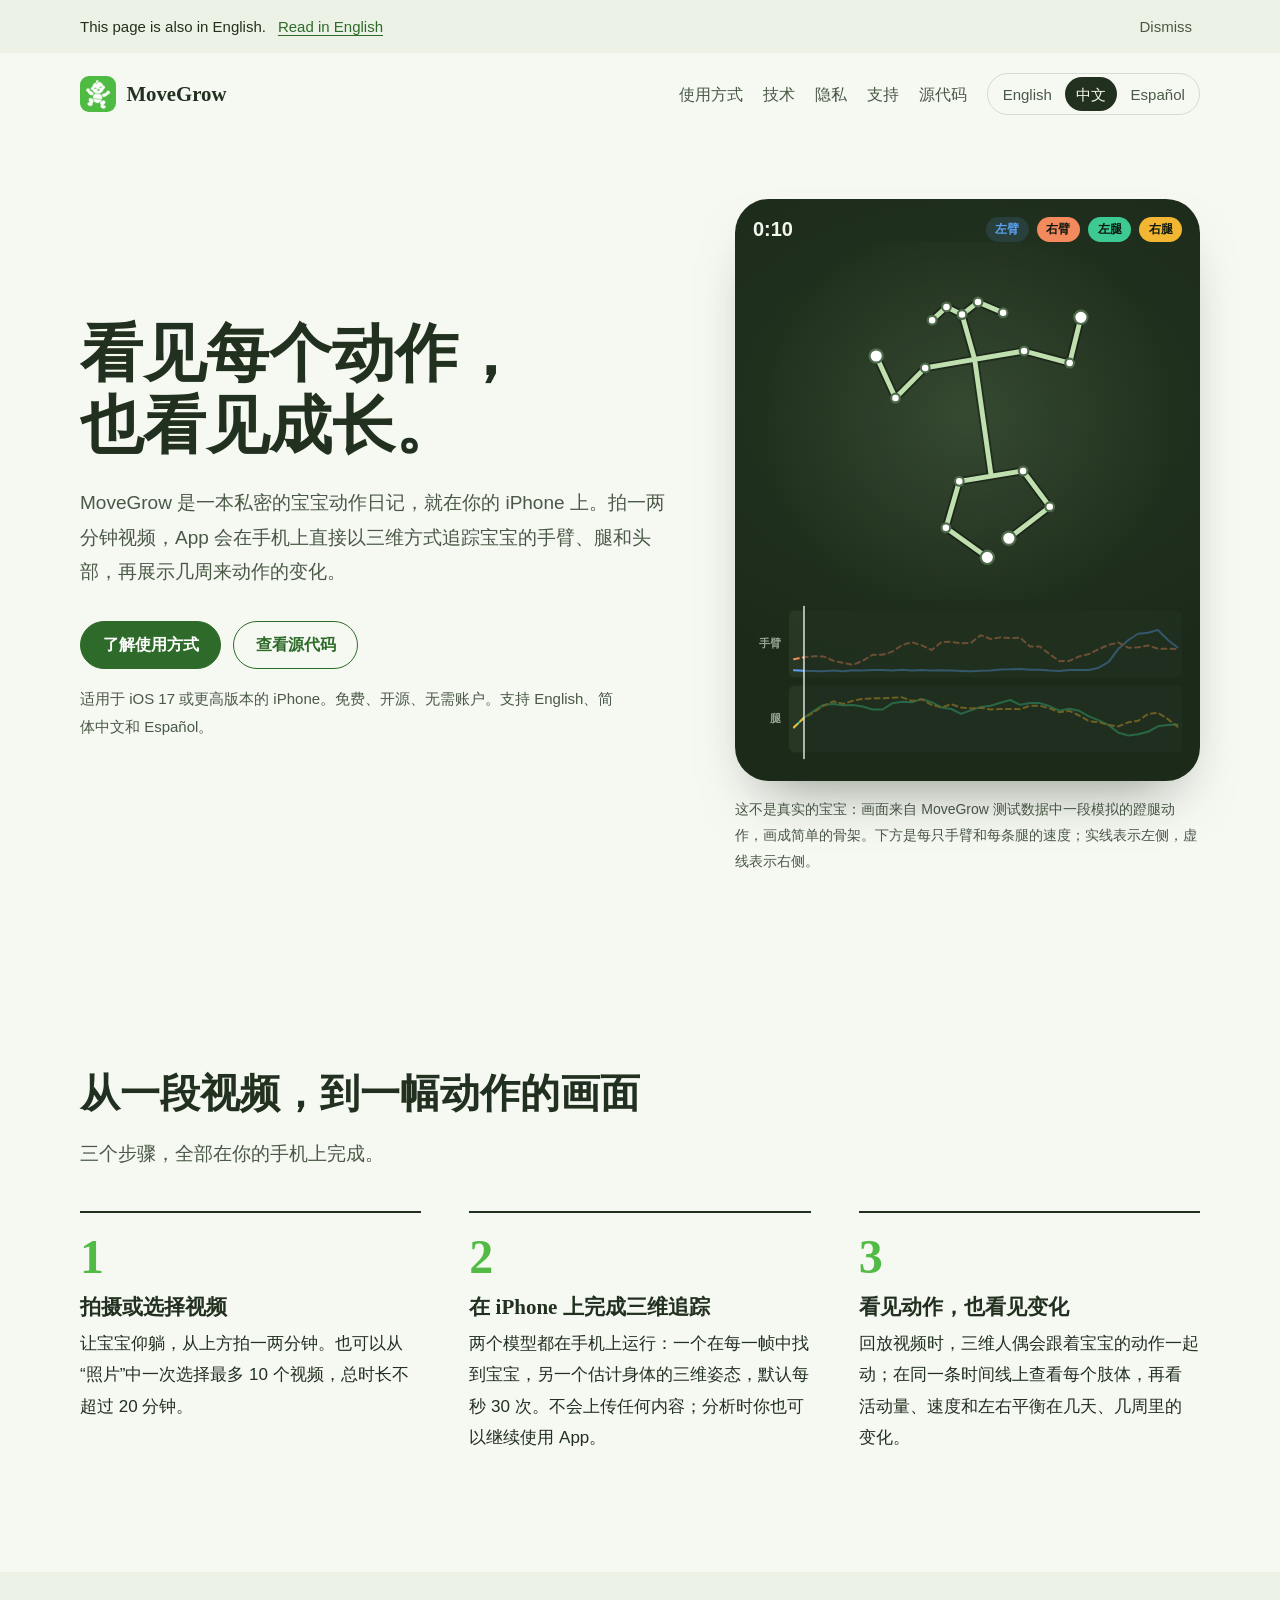
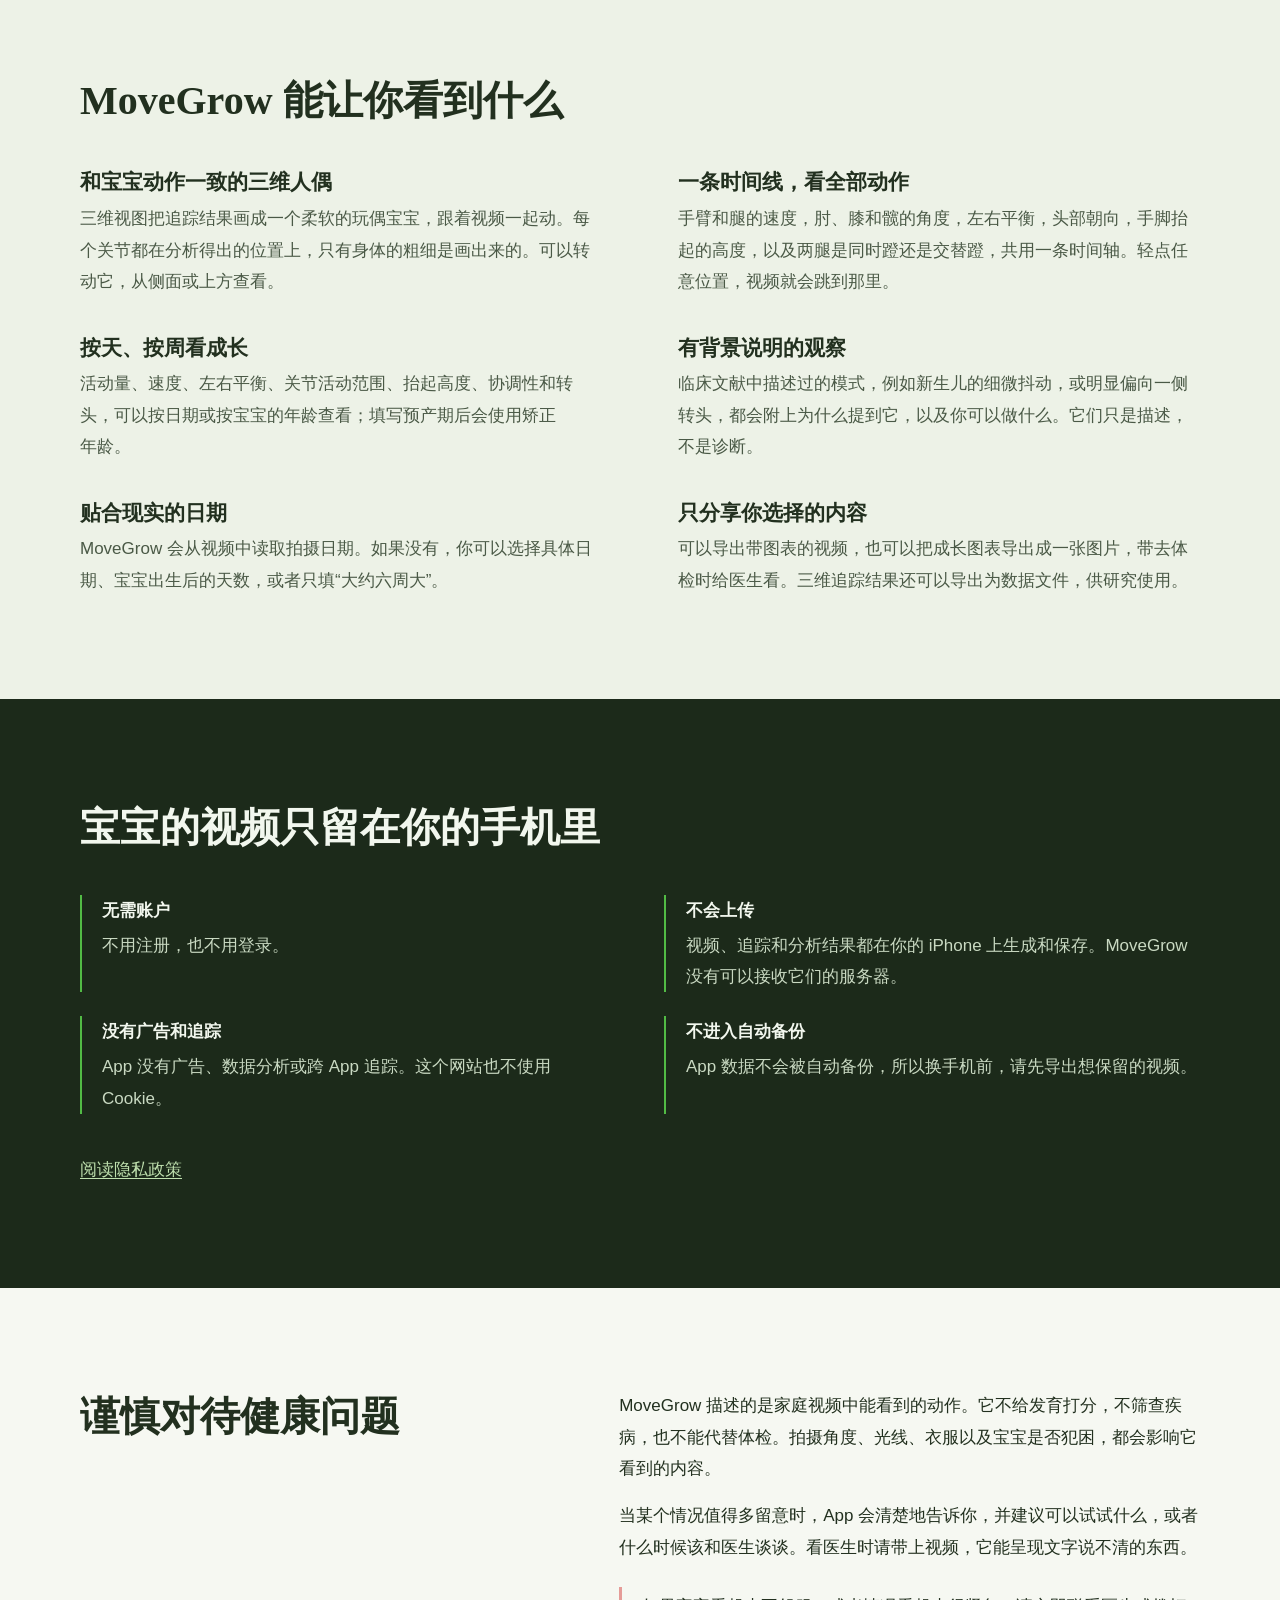
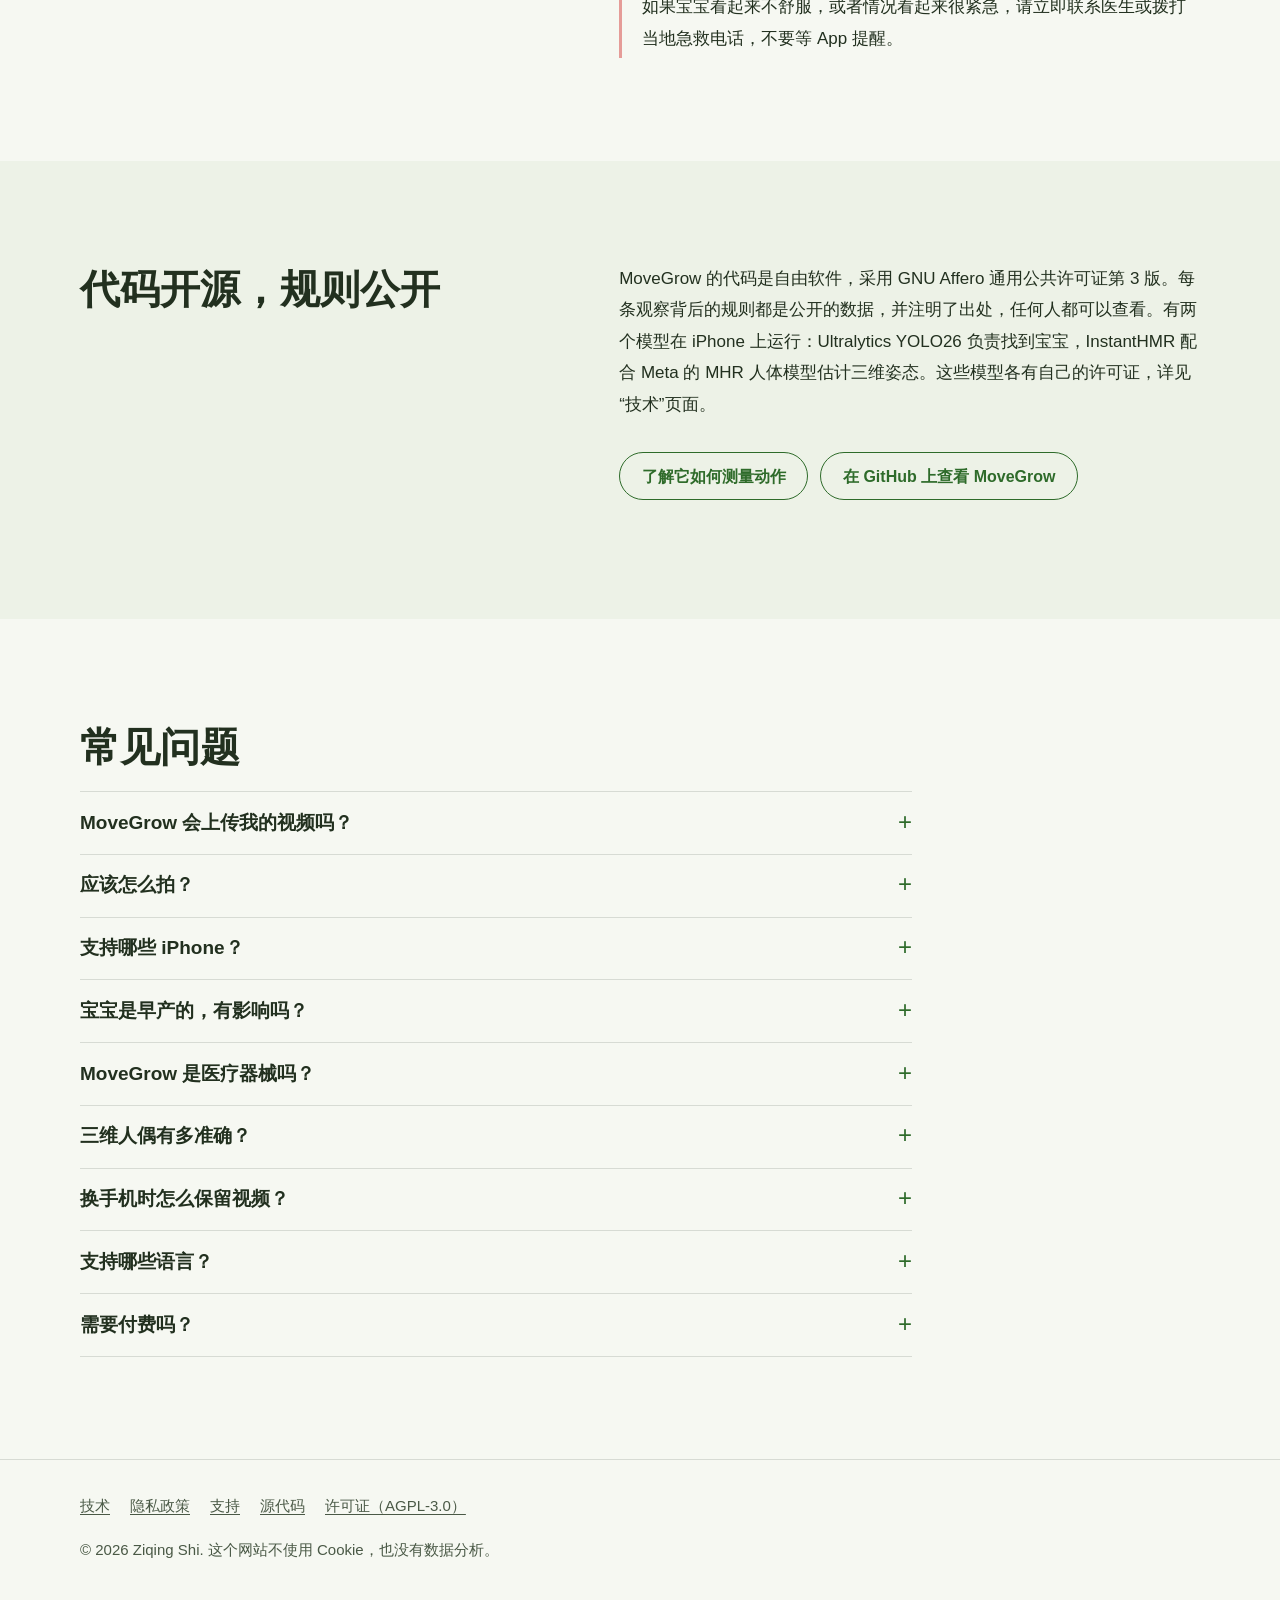
<file: docs/zh/index.html>
<!doctype html>
<html lang="zh-Hans">
<head>
  <meta charset="utf-8">
  <meta name="viewport" content="width=device-width, initial-scale=1">
  <meta http-equiv="Content-Security-Policy" content="default-src 'self'; img-src 'self'; style-src 'self'; script-src 'self'; connect-src 'none'; object-src 'none'; base-uri 'none'; form-action 'none'">
  <meta name="referrer" content="strict-origin-when-cross-origin">
  <title>MoveGrow：宝宝动作的私密日记</title>
  <meta name="description" content="拍下宝宝的动作，MoveGrow 就在你的 iPhone 上以三维方式追踪手臂、腿和头部，并展示几周来动作的变化。无需账户，不上传，开源。">
  <link rel="canonical" href="https://seesaw-earth.github.io/MoveGrow/zh/">
  <link rel="alternate" hreflang="en" href="https://seesaw-earth.github.io/MoveGrow/">
  <link rel="alternate" hreflang="zh-Hans" href="https://seesaw-earth.github.io/MoveGrow/zh/">
  <link rel="alternate" hreflang="es" href="https://seesaw-earth.github.io/MoveGrow/es/">
  <link rel="alternate" hreflang="x-default" href="https://seesaw-earth.github.io/MoveGrow/">
  <meta name="theme-color" content="#F6F8F2" media="(prefers-color-scheme: light)">
  <meta name="theme-color" content="#111A10" media="(prefers-color-scheme: dark)">
  <meta name="color-scheme" content="light dark">
  <link rel="icon" type="image/png" sizes="32x32" href="../assets/icon-32.png">
  <link rel="apple-touch-icon" href="../assets/icon-180.png">
  <meta property="og:type" content="website">
  <meta property="og:site_name" content="MoveGrow">
  <meta property="og:title" content="MoveGrow：宝宝动作的私密日记">
  <meta property="og:description" content="拍下宝宝的动作，MoveGrow 就在你的 iPhone 上以三维方式追踪手臂、腿和头部，并展示几周来动作的变化。无需账户，不上传，开源。">
  <meta property="og:url" content="https://seesaw-earth.github.io/MoveGrow/zh/">
  <meta property="og:image" content="https://seesaw-earth.github.io/MoveGrow/assets/og-zh.png">
  <meta property="og:image:width" content="1200">
  <meta property="og:image:height" content="630">
  <meta property="og:image:alt" content="MoveGrow 的 App 图标，旁边是宝宝的动作骨架以及手臂和腿的速度图。">
  <meta property="og:locale" content="zh_CN">
  <meta property="og:locale:alternate" content="en_US">
  <meta property="og:locale:alternate" content="es_ES">
  <meta name="twitter:card" content="summary_large_image">
  <link rel="stylesheet" href="../assets/site.css?v=20261112">
</head>
<body>
<a class="skip" href="#main">跳到正文</a>
<div class="lang-hint" id="lang-hint" hidden><div class="wrap"><span data-offer="en" lang="en" hidden>This page is also in English. <a href="../" hreflang="en">Read in English</a><button type="button">Dismiss</button></span><span data-offer="es" lang="es" hidden>Esta página también está en español. <a href="../es/" hreflang="es">Ver en español</a><button type="button">Cerrar</button></span></div></div>
<header class="site-header">
  <div class="wrap">
    <a class="brand" href="./"><img src="../assets/icon-180.png" alt="" width="36" height="36">MoveGrow</a>
    <nav class="site-nav" aria-label="MoveGrow">
      <a class="section-link" href="#how">使用方式</a>
      <a class="section-link" href="tech.html">技术</a>
      <a class="section-link" href="privacy.html">隐私</a>
      <a class="section-link" href="support.html">支持</a>
      <a class="section-link" href="https://github.com/seesaw-earth/MoveGrow">源代码</a>
      <span class="langs" role="group" aria-label="语言"><a href="../" hreflang="en" lang="en">English</a><a href="../zh/" hreflang="zh-Hans" lang="zh-Hans" aria-current="true">中文</a><a href="../es/" hreflang="es" lang="es">Español</a></span>
    </nav>
  </div>
</header>
<main id="main">
  <section class="hero">
    <div class="wrap">
      <div class="hero-copy">
        <h1>看见每个动作，<br>也看见成长。</h1>
        <p class="lead">MoveGrow 是一本私密的宝宝动作日记，就在你的 iPhone 上。拍一两分钟视频，App 会在手机上直接以三维方式追踪宝宝的手臂、腿和头部，再展示几周来动作的变化。</p>
        <div class="actions">
          <!-- When MoveGrow is on the App Store, put the Download on the App Store badge first here. -->
          <a class="button primary" href="#how">了解使用方式</a>
          <a class="button" href="https://github.com/seesaw-earth/MoveGrow">查看源代码</a>
        </div>
        <p class="small">适用于 iOS 17 或更高版本的 iPhone。免费、开源、无需账户。支持 English、简体中文和 Español。</p>
      </div>
      <figure class="specimen">
        <div class="panel">
          <div class="readout" aria-hidden="true"><span class="time" id="hero-time">0:10</span><span class="pills"><span class="pill" data-limb="L_arm">左臂</span><span class="pill" data-limb="R_arm">右臂</span><span class="pill" data-limb="L_leg">左腿</span><span class="pill" data-limb="R_leg">右腿</span></span></div>
          <canvas id="hero-canvas" role="img" aria-label="动画：一个模拟宝宝的骨架在蹬腿，下方是手臂和腿的速度曲线。" data-arms="手臂" data-legs="腿"></canvas>
        </div>
        <figcaption>这不是真实的宝宝：画面来自 MoveGrow 测试数据中一段模拟的蹬腿动作，画成简单的骨架。下方是每只手臂和每条腿的速度；实线表示左侧，虚线表示右侧。</figcaption>
      </figure>
    </div>
  </section>

  <section id="how" class="how">
    <div class="wrap">
      <div class="section-head">
        <h2>从一段视频，到一幅动作的画面</h2>
        <p class="lead">三个步骤，全部在你的手机上完成。</p>
      </div>
      <ol class="steps">
        <li><h3>拍摄或选择视频</h3><p>让宝宝仰躺，从上方拍一两分钟。也可以从“照片”中一次选择最多 10 个视频，总时长不超过 20 分钟。</p></li>
        <li><h3>在 iPhone 上完成三维追踪</h3><p>两个模型都在手机上运行：一个在每一帧中找到宝宝，另一个估计身体的三维姿态，默认每秒 30 次。不会上传任何内容；分析时你也可以继续使用 App。</p></li>
        <li><h3>看见动作，也看见变化</h3><p>回放视频时，三维人偶会跟着宝宝的动作一起动；在同一条时间线上查看每个肢体，再看活动量、速度和左右平衡在几天、几周里的变化。</p></li>
      </ol>
    </div>
  </section>

  <section class="tint">
    <div class="wrap">
      <div class="section-head"><h2>MoveGrow 能让你看到什么</h2></div>
      <div class="features">
        <div><h3>和宝宝动作一致的三维人偶</h3><p>三维视图把追踪结果画成一个柔软的玩偶宝宝，跟着视频一起动。每个关节都在分析得出的位置上，只有身体的粗细是画出来的。可以转动它，从侧面或上方查看。</p></div>
        <div><h3>一条时间线，看全部动作</h3><p>手臂和腿的速度，肘、膝和髋的角度，左右平衡，头部朝向，手脚抬起的高度，以及两腿是同时蹬还是交替蹬，共用一条时间轴。轻点任意位置，视频就会跳到那里。</p></div>
        <div><h3>按天、按周看成长</h3><p>活动量、速度、左右平衡、关节活动范围、抬起高度、协调性和转头，可以按日期或按宝宝的年龄查看；填写预产期后会使用矫正年龄。</p></div>
        <div><h3>有背景说明的观察</h3><p>临床文献中描述过的模式，例如新生儿的细微抖动，或明显偏向一侧转头，都会附上为什么提到它，以及你可以做什么。它们只是描述，不是诊断。</p></div>
        <div><h3>贴合现实的日期</h3><p>MoveGrow 会从视频中读取拍摄日期。如果没有，你可以选择具体日期、宝宝出生后的天数，或者只填“大约六周大”。</p></div>
        <div><h3>只分享你选择的内容</h3><p>可以导出带图表的视频，也可以把成长图表导出成一张图片，带去体检时给医生看。三维追踪结果还可以导出为数据文件，供研究使用。</p></div>
      </div>
    </div>
  </section>

  <section class="night" id="privacy">
    <div class="wrap">
      <div class="section-head"><h2>宝宝的视频只留在你的手机里</h2></div>
      <ul class="facts">
        <li><strong>无需账户</strong>不用注册，也不用登录。</li>
        <li><strong>不会上传</strong>视频、追踪和分析结果都在你的 iPhone 上生成和保存。MoveGrow 没有可以接收它们的服务器。</li>
        <li><strong>没有广告和追踪</strong>App 没有广告、数据分析或跨 App 追踪。这个网站也不使用 Cookie。</li>
        <li><strong>不进入自动备份</strong>App 数据不会被自动备份，所以换手机前，请先导出想保留的视频。</li>
      </ul>
      <p class="more"><a href="privacy.html">阅读隐私政策</a></p>
    </div>
  </section>

  <section>
    <div class="wrap split">
      <h2>谨慎对待健康问题</h2>
      <div>
        <p>MoveGrow 描述的是家庭视频中能看到的动作。它不给发育打分，不筛查疾病，也不能代替体检。拍摄角度、光线、衣服以及宝宝是否犯困，都会影响它看到的内容。</p>
        <p>当某个情况值得多留意时，App 会清楚地告诉你，并建议可以试试什么，或者什么时候该和医生谈谈。看医生时请带上视频，它能呈现文字说不清的东西。</p>
        <div class="callout"><p>如果宝宝看起来不舒服，或者情况看起来很紧急，请立即联系医生或拨打当地急救电话，不要等 App 提醒。</p></div>
      </div>
    </div>
  </section>

  <section class="tint">
    <div class="wrap split">
      <h2>代码开源，规则公开</h2>
      <div>
        <p>MoveGrow 的代码是自由软件，采用 GNU Affero 通用公共许可证第 3 版。每条观察背后的规则都是公开的数据，并注明了出处，任何人都可以查看。有两个模型在 iPhone 上运行：Ultralytics YOLO26 负责找到宝宝，InstantHMR 配合 Meta 的 MHR 人体模型估计三维姿态。这些模型各有自己的许可证，详见“技术”页面。</p>
        <p class="actions"><a class="button" href="tech.html">了解它如何测量动作</a><a class="button" href="https://github.com/seesaw-earth/MoveGrow">在 GitHub 上查看 MoveGrow</a></p>
      </div>
    </div>
  </section>

  <section class="faq">
    <div class="wrap">
      <h2>常见问题</h2>
      <details><summary>MoveGrow 会上传我的视频吗？</summary><p>不会。录制、追踪、图表和导出都在你的 iPhone 上完成。只有你自己分享或保存时，视频才会离开手机。</p></details>
      <details><summary>应该怎么拍？</summary><p>让宝宝仰躺在纯色的毯子上，从上方拍摄，拍到全身，光线均匀，拍一到三分钟。画面里不要有其他人。录制时 App 会给你提示。</p></details>
      <details><summary>支持哪些 iPhone？</summary><p>运行 iOS 17 或更高版本的 iPhone。较新的机型分析更快。分析时你可以继续使用 App；在 iOS 26 上，它还会在后台继续进行。</p></details>
      <details><summary>宝宝是早产的，有影响吗？</summary><p>如果宝宝提前两周或以上出生，请在宝宝资料里填写预产期。24 个月前，图表和检查会使用矫正年龄，与儿科的做法一致。</p></details>
      <details><summary>MoveGrow 是医疗器械吗？</summary><p>不是。它是描述动作的私人视频日记，不是筛查测试，也不是诊断。如有任何担心，请咨询儿科医生。</p></details>
      <details><summary>三维人偶有多准确？</summary><p>它是根据单个摄像头做出的估计。背后的模型面向的是一般人群，并非专门为婴儿设计，MoveGrow 也还没有测量过它在婴儿身上的准确度。所以 App 用宝宝自己的躯干长度作单位，并且看的是一段时间里的规律。“技术”页面说明了方法和局限。</p></details>
      <details><summary>换手机时怎么保留视频？</summary><p>为了保护隐私，MoveGrow 的数据不会进入自动备份。换手机前，请把想保留的视频导出到“照片”或“文件”，可以是原始视频，也可以是带图表的 MP4。</p></details>
      <details><summary>支持哪些语言？</summary><p>English、简体中文和 Español。可以随时在 App 的“设置”中切换。</p></details>
      <details><summary>需要付费吗？</summary><p>MoveGrow 免费、开源，没有广告，也没有 App 内购买。</p></details>
    </div>
  </section>
</main>
<footer class="site-footer">
  <div class="wrap">
    <nav aria-label="MoveGrow">
      <a href="tech.html">技术</a>
      <a href="privacy.html">隐私政策</a>
      <a href="support.html">支持</a>
      <a href="https://github.com/seesaw-earth/MoveGrow">源代码</a>
      <a href="https://github.com/seesaw-earth/MoveGrow/blob/main/LICENSE">许可证（AGPL-3.0）</a>
    </nav>
    <p class="legal">© 2026 Ziqing Shi. 这个网站不使用 Cookie，也没有数据分析。</p>
  </div>
</footer>
<script src="../assets/site.js?v=20261112"></script>
<script src="../assets/motion.js?v=20261112"></script>
<script src="../assets/hero.js?v=20261112"></script>
</body>
</html>
</file>
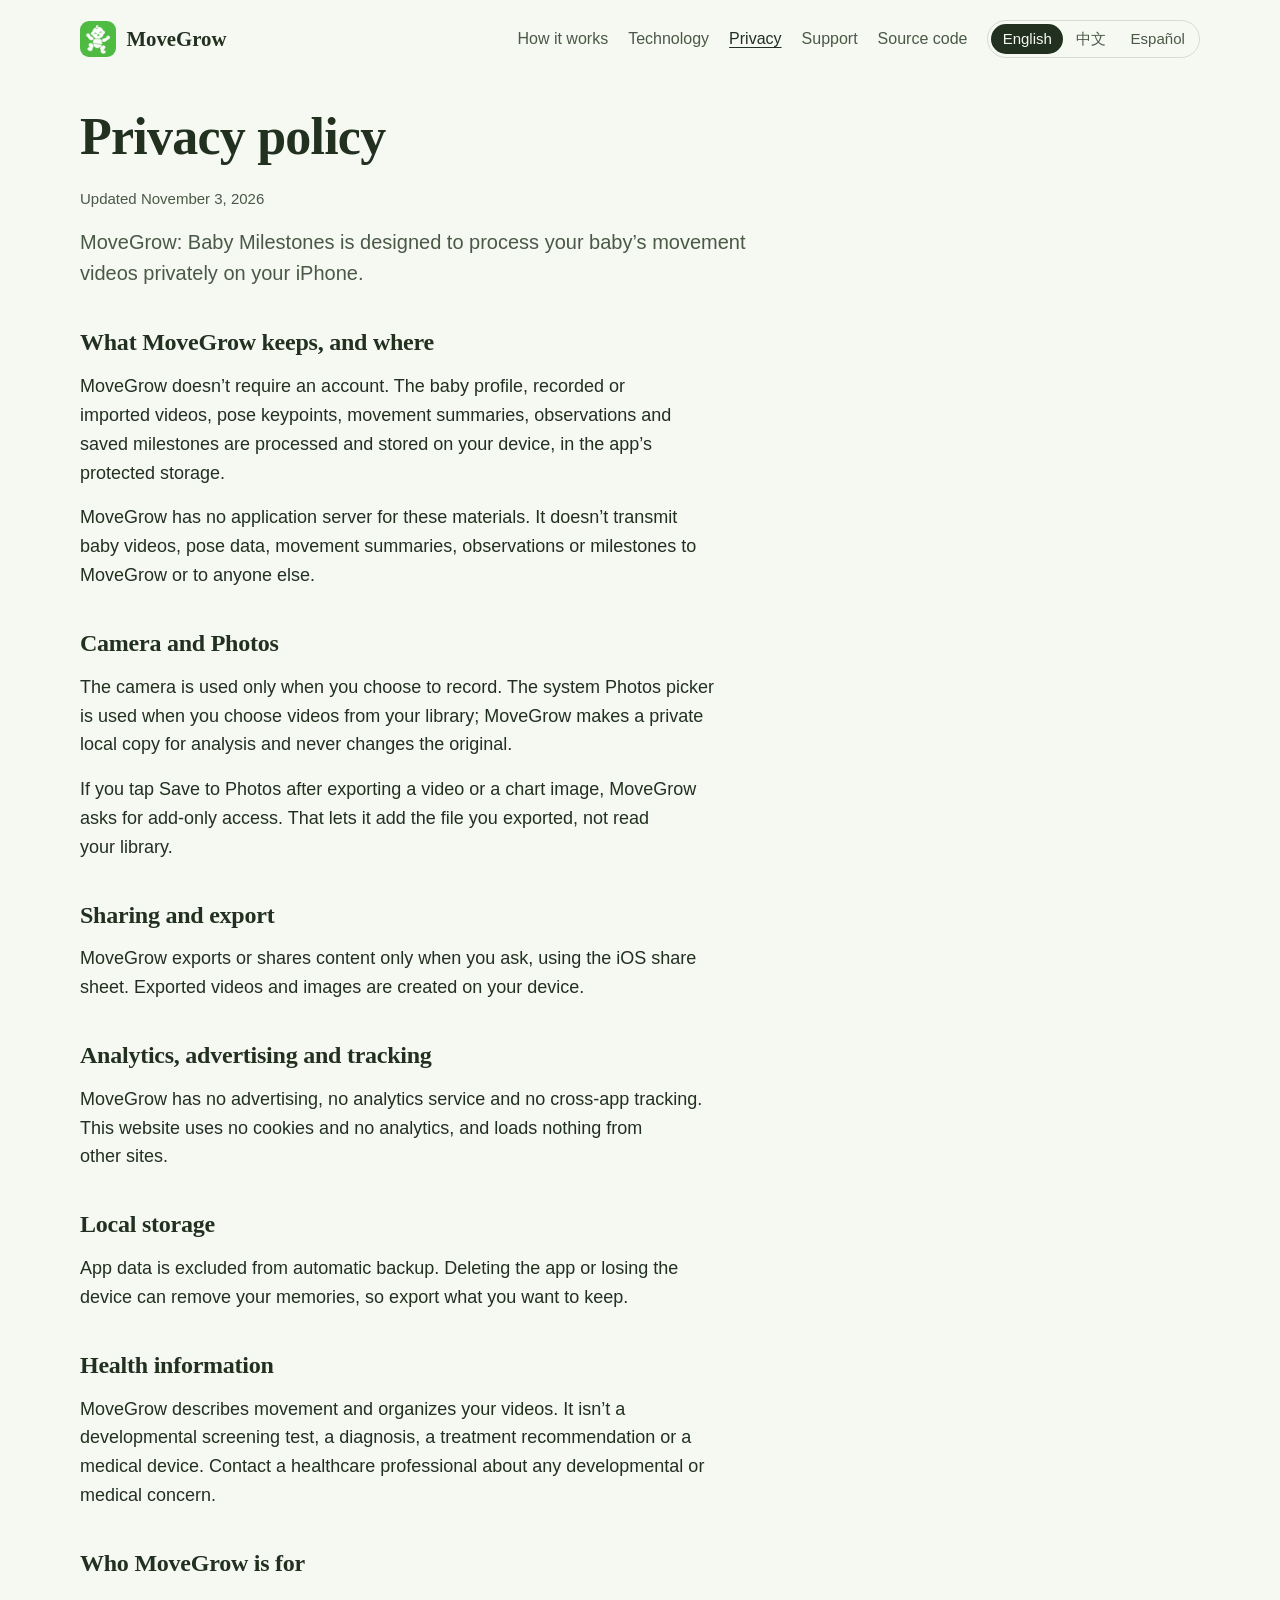
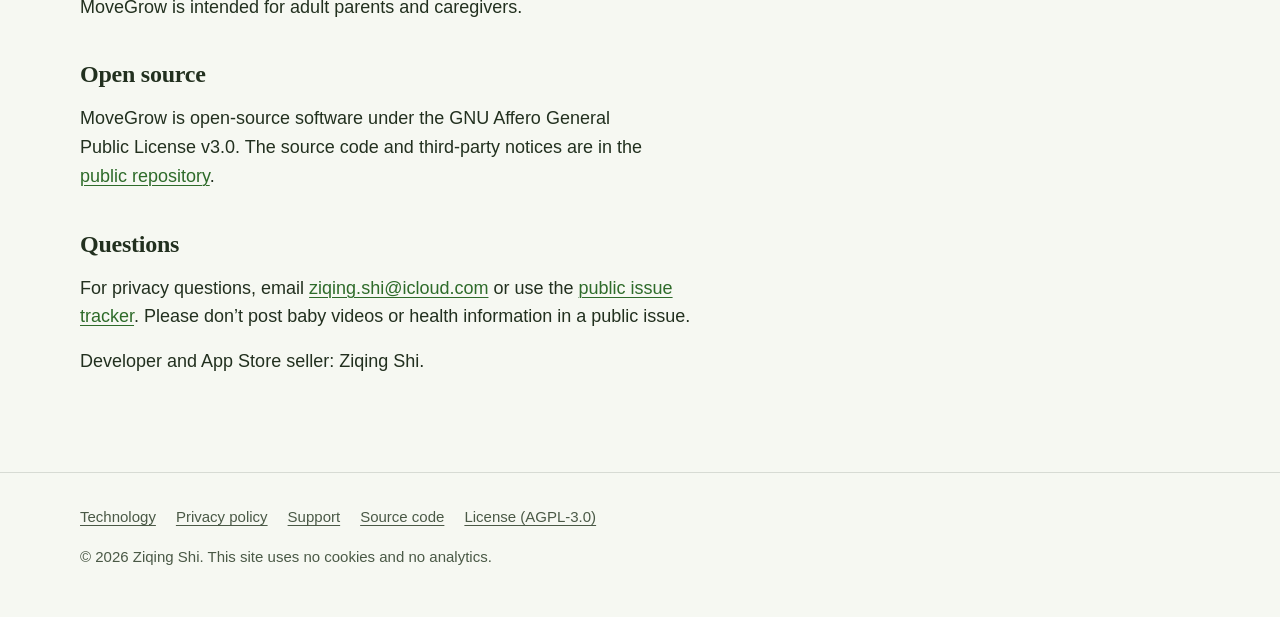
<file: docs/privacy.html>
<!doctype html>
<html lang="en">
<head>
  <meta charset="utf-8">
  <meta name="viewport" content="width=device-width, initial-scale=1">
  <meta http-equiv="Content-Security-Policy" content="default-src 'self'; img-src 'self'; style-src 'self'; script-src 'self'; connect-src 'none'; object-src 'none'; base-uri 'none'; form-action 'none'">
  <meta name="referrer" content="strict-origin-when-cross-origin">
  <title>Privacy policy — MoveGrow</title>
  <meta name="description" content="How MoveGrow handles your baby’s videos and data: on your iPhone, with no account, no uploads and no tracking.">
  <link rel="canonical" href="https://seesaw-earth.github.io/MoveGrow/privacy.html">
  <link rel="alternate" hreflang="en" href="https://seesaw-earth.github.io/MoveGrow/privacy.html">
  <link rel="alternate" hreflang="zh-Hans" href="https://seesaw-earth.github.io/MoveGrow/zh/privacy.html">
  <link rel="alternate" hreflang="es" href="https://seesaw-earth.github.io/MoveGrow/es/privacy.html">
  <link rel="alternate" hreflang="x-default" href="https://seesaw-earth.github.io/MoveGrow/privacy.html">
  <meta name="theme-color" content="#F6F8F2" media="(prefers-color-scheme: light)">
  <meta name="theme-color" content="#111A10" media="(prefers-color-scheme: dark)">
  <meta name="color-scheme" content="light dark">
  <link rel="icon" type="image/png" sizes="32x32" href="assets/icon-32.png">
  <link rel="apple-touch-icon" href="assets/icon-180.png">
  <meta property="og:type" content="website">
  <meta property="og:site_name" content="MoveGrow">
  <meta property="og:title" content="Privacy policy — MoveGrow">
  <meta property="og:description" content="How MoveGrow handles your baby’s videos and data: on your iPhone, with no account, no uploads and no tracking.">
  <meta property="og:url" content="https://seesaw-earth.github.io/MoveGrow/privacy.html">
  <meta property="og:image" content="https://seesaw-earth.github.io/MoveGrow/assets/og-en.png">
  <meta property="og:image:width" content="1200">
  <meta property="og:image:height" content="630">
  <meta property="og:image:alt" content="The MoveGrow app icon beside a baby’s movement skeleton and arm and leg speed charts.">
  <meta property="og:locale" content="en_US">
  <meta property="og:locale:alternate" content="zh_CN">
  <meta property="og:locale:alternate" content="es_ES">
  <meta name="twitter:card" content="summary_large_image">
  <link rel="stylesheet" href="assets/site.css?v=20261112">
</head>
<body>
<a class="skip" href="#main">Skip to content</a>
<div class="lang-hint" id="lang-hint" hidden><div class="wrap"><span data-offer="zh" lang="zh-Hans" hidden>这个页面有中文版。 <a href="zh/privacy.html" hreflang="zh-Hans">查看中文版</a><button type="button">关闭</button></span><span data-offer="es" lang="es" hidden>Esta página también está en español. <a href="es/privacy.html" hreflang="es">Ver en español</a><button type="button">Cerrar</button></span></div></div>
<header class="site-header">
  <div class="wrap">
    <a class="brand" href="./"><img src="assets/icon-180.png" alt="" width="36" height="36">MoveGrow</a>
    <nav class="site-nav" aria-label="MoveGrow">
      <a class="section-link" href="./#how">How it works</a>
      <a class="section-link" href="tech.html">Technology</a>
      <a class="section-link" href="privacy.html" aria-current="page">Privacy</a>
      <a class="section-link" href="support.html">Support</a>
      <a class="section-link" href="https://github.com/seesaw-earth/MoveGrow">Source code</a>
      <span class="langs" role="group" aria-label="Language"><a href="privacy.html" hreflang="en" lang="en" aria-current="true">English</a><a href="zh/privacy.html" hreflang="zh-Hans" lang="zh-Hans">中文</a><a href="es/privacy.html" hreflang="es" lang="es">Español</a></span>
    </nav>
  </div>
</header>
<main id="main" class="doc">
  <div class="wrap">
    <article>
      <h1>Privacy policy</h1>
      <p class="note">Updated November 3, 2026</p>
      <p class="lead">MoveGrow: Baby Milestones is designed to process your baby’s movement videos privately on your iPhone.</p>
      <h2>What MoveGrow keeps, and where</h2>
      <p>MoveGrow doesn’t require an account. The baby profile, recorded or imported videos, pose keypoints, movement summaries, observations and saved milestones are processed and stored on your device, in the app’s protected storage.</p>
      <p>MoveGrow has no application server for these materials. It doesn’t transmit baby videos, pose data, movement summaries, observations or milestones to MoveGrow or to anyone else.</p>
      <h2>Camera and Photos</h2>
      <p>The camera is used only when you choose to record. The system Photos picker is used when you choose videos from your library; MoveGrow makes a private local copy for analysis and never changes the original.</p>
      <p>If you tap Save to Photos after exporting a video or a chart image, MoveGrow asks for add-only access. That lets it add the file you exported, not read your library.</p>
      <h2>Sharing and export</h2>
      <p>MoveGrow exports or shares content only when you ask, using the iOS share sheet. Exported videos and images are created on your device.</p>
      <h2>Analytics, advertising and tracking</h2>
      <p>MoveGrow has no advertising, no analytics service and no cross-app tracking. This website uses no cookies and no analytics, and loads nothing from other sites.</p>
      <h2>Local storage</h2>
      <p>App data is excluded from automatic backup. Deleting the app or losing the device can remove your memories, so export what you want to keep.</p>
      <h2>Health information</h2>
      <p>MoveGrow describes movement and organizes your videos. It isn’t a developmental screening test, a diagnosis, a treatment recommendation or a medical device. Contact a healthcare professional about any developmental or medical concern.</p>
      <h2>Who MoveGrow is for</h2>
      <p>MoveGrow is intended for adult parents and caregivers.</p>
      <h2>Open source</h2>
      <p>MoveGrow is open-source software under the GNU Affero General Public License v3.0. The source code and third-party notices are in the <a href="https://github.com/seesaw-earth/MoveGrow">public repository</a>.</p>
      <h2>Questions</h2>
      <p>For privacy questions, email <a href="mailto:ziqing.shi@icloud.com">ziqing.shi@icloud.com</a> or use the <a href="https://github.com/seesaw-earth/MoveGrow/issues">public issue tracker</a>. Please don’t post baby videos or health information in a public issue.</p>
      <p>Developer and App Store seller: Ziqing Shi.</p>
    </article>
  </div>
</main>
<footer class="site-footer">
  <div class="wrap">
    <nav aria-label="MoveGrow">
      <a href="tech.html">Technology</a>
      <a href="privacy.html">Privacy policy</a>
      <a href="support.html">Support</a>
      <a href="https://github.com/seesaw-earth/MoveGrow">Source code</a>
      <a href="https://github.com/seesaw-earth/MoveGrow/blob/main/LICENSE">License (AGPL-3.0)</a>
    </nav>
    <p class="legal">© 2026 Ziqing Shi. This site uses no cookies and no analytics.</p>
  </div>
</footer>
<script src="assets/site.js?v=20261112"></script>
</body>
</html>
</file>
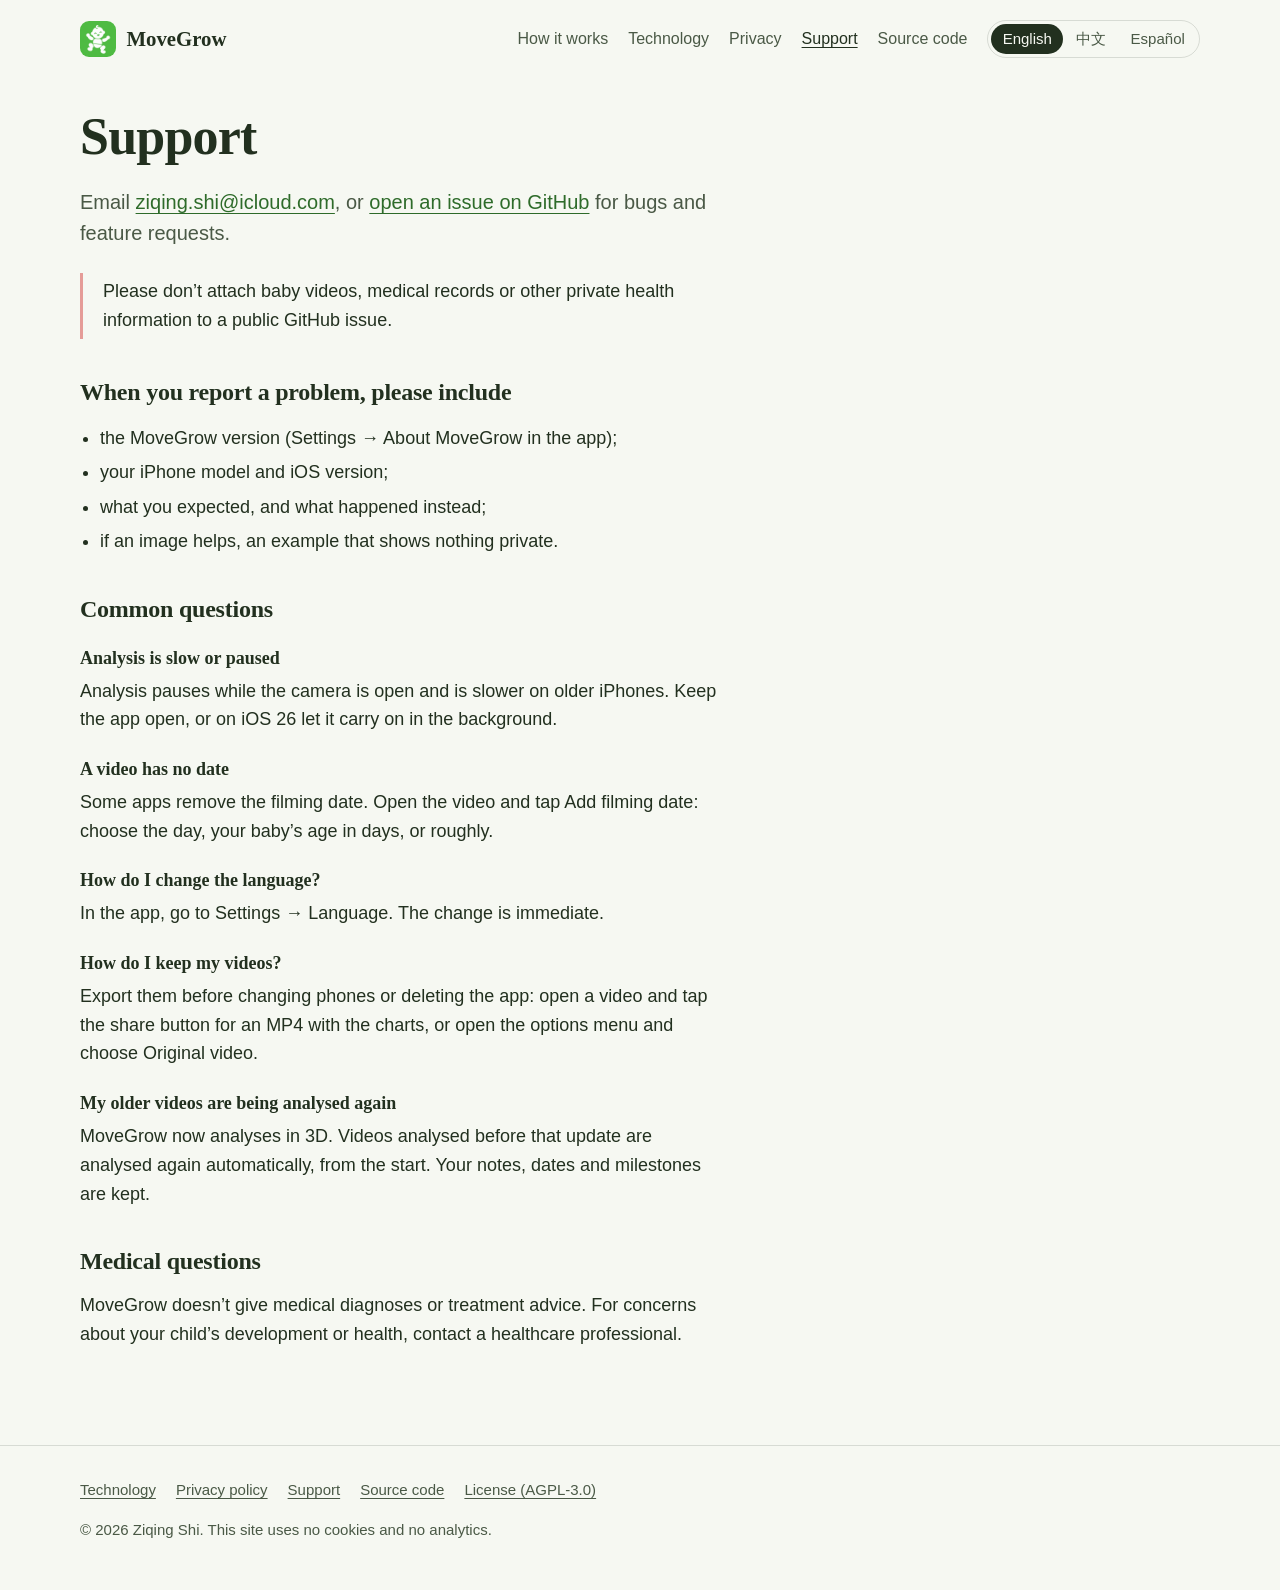
<file: docs/support.html>
<!doctype html>
<html lang="en">
<head>
  <meta charset="utf-8">
  <meta name="viewport" content="width=device-width, initial-scale=1">
  <meta http-equiv="Content-Security-Policy" content="default-src 'self'; img-src 'self'; style-src 'self'; script-src 'self'; connect-src 'none'; object-src 'none'; base-uri 'none'; form-action 'none'">
  <meta name="referrer" content="strict-origin-when-cross-origin">
  <title>Support — MoveGrow</title>
  <meta name="description" content="Get help with MoveGrow: contact, reporting a problem and common questions.">
  <link rel="canonical" href="https://seesaw-earth.github.io/MoveGrow/support.html">
  <link rel="alternate" hreflang="en" href="https://seesaw-earth.github.io/MoveGrow/support.html">
  <link rel="alternate" hreflang="zh-Hans" href="https://seesaw-earth.github.io/MoveGrow/zh/support.html">
  <link rel="alternate" hreflang="es" href="https://seesaw-earth.github.io/MoveGrow/es/support.html">
  <link rel="alternate" hreflang="x-default" href="https://seesaw-earth.github.io/MoveGrow/support.html">
  <meta name="theme-color" content="#F6F8F2" media="(prefers-color-scheme: light)">
  <meta name="theme-color" content="#111A10" media="(prefers-color-scheme: dark)">
  <meta name="color-scheme" content="light dark">
  <link rel="icon" type="image/png" sizes="32x32" href="assets/icon-32.png">
  <link rel="apple-touch-icon" href="assets/icon-180.png">
  <meta property="og:type" content="website">
  <meta property="og:site_name" content="MoveGrow">
  <meta property="og:title" content="Support — MoveGrow">
  <meta property="og:description" content="Get help with MoveGrow: contact, reporting a problem and common questions.">
  <meta property="og:url" content="https://seesaw-earth.github.io/MoveGrow/support.html">
  <meta property="og:image" content="https://seesaw-earth.github.io/MoveGrow/assets/og-en.png">
  <meta property="og:image:width" content="1200">
  <meta property="og:image:height" content="630">
  <meta property="og:image:alt" content="The MoveGrow app icon beside a baby’s movement skeleton and arm and leg speed charts.">
  <meta property="og:locale" content="en_US">
  <meta property="og:locale:alternate" content="zh_CN">
  <meta property="og:locale:alternate" content="es_ES">
  <meta name="twitter:card" content="summary_large_image">
  <link rel="stylesheet" href="assets/site.css?v=20261112">
</head>
<body>
<a class="skip" href="#main">Skip to content</a>
<div class="lang-hint" id="lang-hint" hidden><div class="wrap"><span data-offer="zh" lang="zh-Hans" hidden>这个页面有中文版。 <a href="zh/support.html" hreflang="zh-Hans">查看中文版</a><button type="button">关闭</button></span><span data-offer="es" lang="es" hidden>Esta página también está en español. <a href="es/support.html" hreflang="es">Ver en español</a><button type="button">Cerrar</button></span></div></div>
<header class="site-header">
  <div class="wrap">
    <a class="brand" href="./"><img src="assets/icon-180.png" alt="" width="36" height="36">MoveGrow</a>
    <nav class="site-nav" aria-label="MoveGrow">
      <a class="section-link" href="./#how">How it works</a>
      <a class="section-link" href="tech.html">Technology</a>
      <a class="section-link" href="privacy.html">Privacy</a>
      <a class="section-link" href="support.html" aria-current="page">Support</a>
      <a class="section-link" href="https://github.com/seesaw-earth/MoveGrow">Source code</a>
      <span class="langs" role="group" aria-label="Language"><a href="support.html" hreflang="en" lang="en" aria-current="true">English</a><a href="zh/support.html" hreflang="zh-Hans" lang="zh-Hans">中文</a><a href="es/support.html" hreflang="es" lang="es">Español</a></span>
    </nav>
  </div>
</header>
<main id="main" class="doc">
  <div class="wrap">
    <article>
      <h1>Support</h1>
      <p class="lead">Email <a href="mailto:ziqing.shi@icloud.com">ziqing.shi@icloud.com</a>, or <a href="https://github.com/seesaw-earth/MoveGrow/issues">open an issue on GitHub</a> for bugs and feature requests.</p>
      <div class="callout"><p>Please don’t attach baby videos, medical records or other private health information to a public GitHub issue.</p></div>
      <h2>When you report a problem, please include</h2>
      <ul>
        <li>the MoveGrow version (Settings → About MoveGrow in the app);</li>
        <li>your iPhone model and iOS version;</li>
        <li>what you expected, and what happened instead;</li>
        <li>if an image helps, an example that shows nothing private.</li>
      </ul>
      <h2>Common questions</h2>
      <h3>Analysis is slow or paused</h3>
      <p>Analysis pauses while the camera is open and is slower on older iPhones. Keep the app open, or on iOS 26 let it carry on in the background.</p>
      <h3>A video has no date</h3>
      <p>Some apps remove the filming date. Open the video and tap Add filming date: choose the day, your baby’s age in days, or roughly.</p>
      <h3>How do I change the language?</h3>
      <p>In the app, go to Settings → Language. The change is immediate.</p>
      <h3>How do I keep my videos?</h3>
      <p>Export them before changing phones or deleting the app: open a video and tap the share button for an MP4 with the charts, or open the options menu and choose Original video.</p>
      <h3>My older videos are being analysed again</h3>
      <p>MoveGrow now analyses in 3D. Videos analysed before that update are analysed again automatically, from the start. Your notes, dates and milestones are kept.</p>
      <h2>Medical questions</h2>
      <p>MoveGrow doesn’t give medical diagnoses or treatment advice. For concerns about your child’s development or health, contact a healthcare professional.</p>
    </article>
  </div>
</main>
<footer class="site-footer">
  <div class="wrap">
    <nav aria-label="MoveGrow">
      <a href="tech.html">Technology</a>
      <a href="privacy.html">Privacy policy</a>
      <a href="support.html">Support</a>
      <a href="https://github.com/seesaw-earth/MoveGrow">Source code</a>
      <a href="https://github.com/seesaw-earth/MoveGrow/blob/main/LICENSE">License (AGPL-3.0)</a>
    </nav>
    <p class="legal">© 2026 Ziqing Shi. This site uses no cookies and no analytics.</p>
  </div>
</footer>
<script src="assets/site.js?v=20261112"></script>
</body>
</html>
</file>
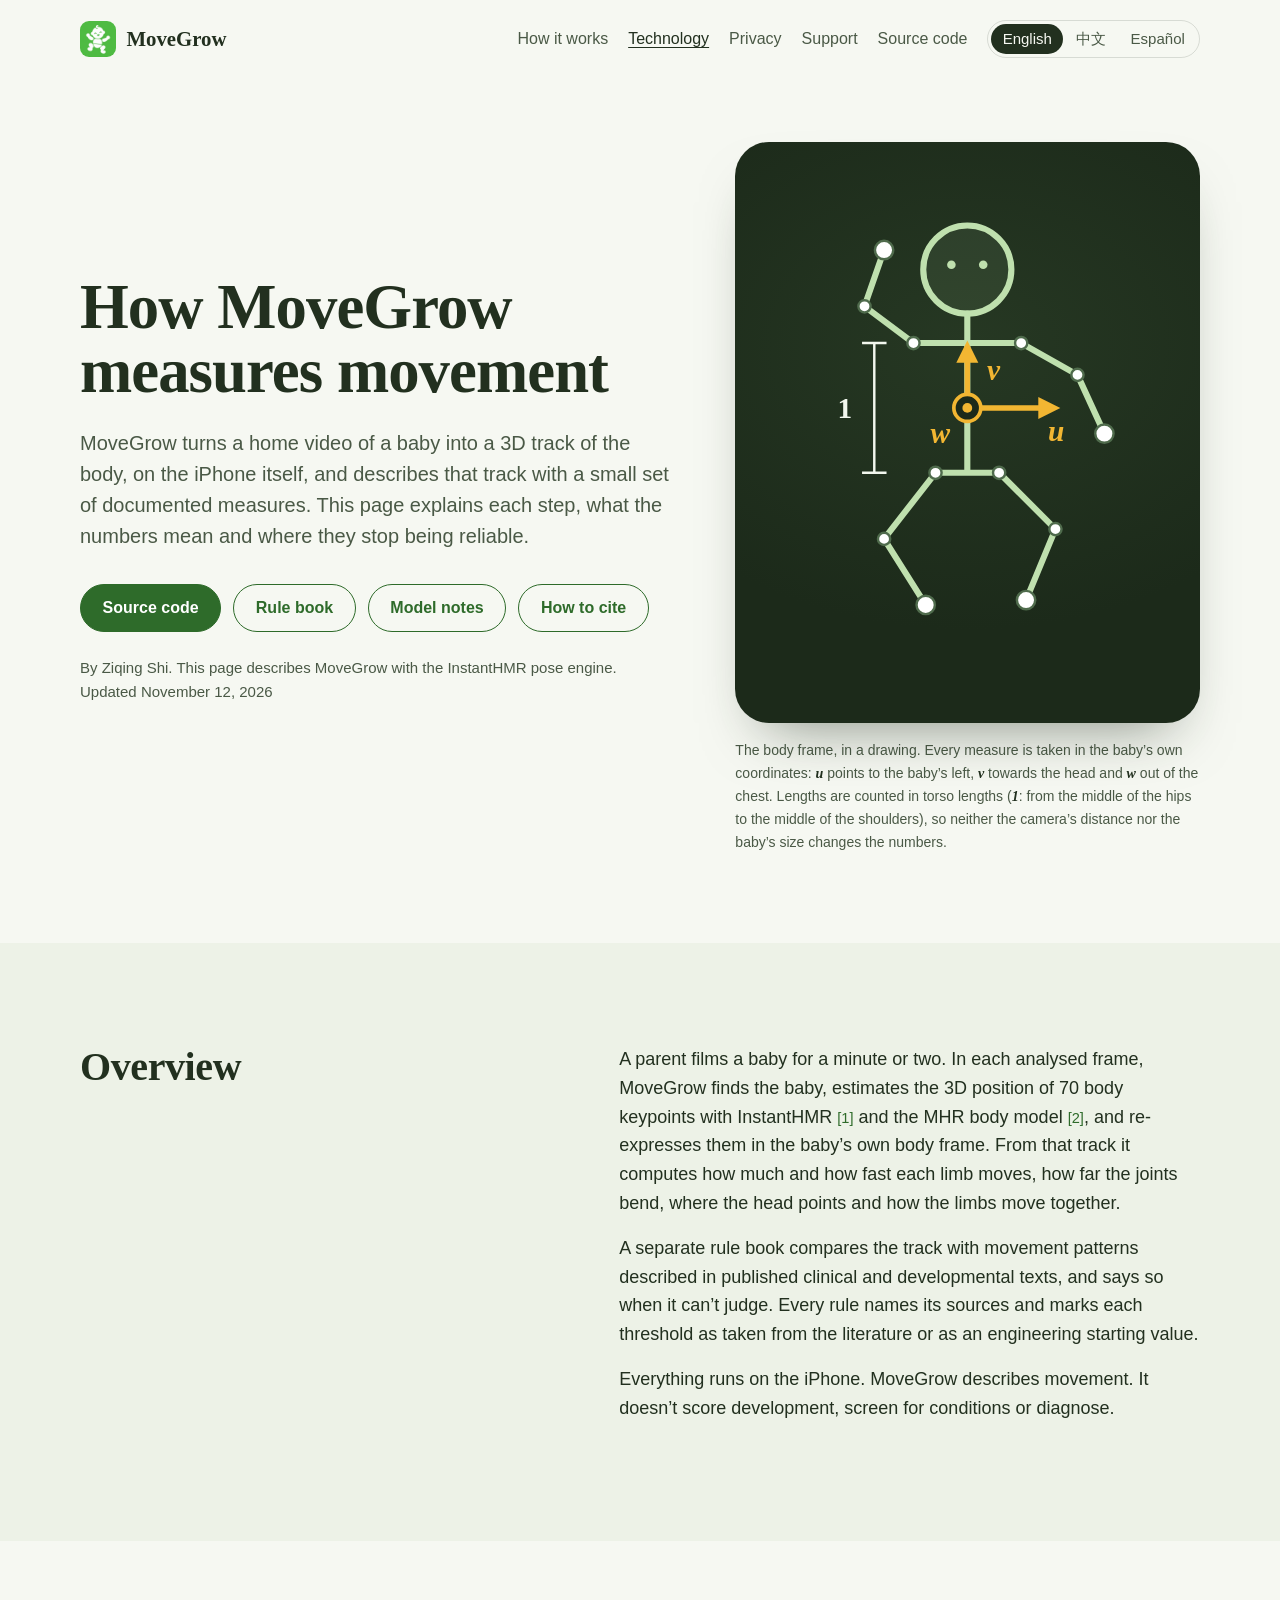
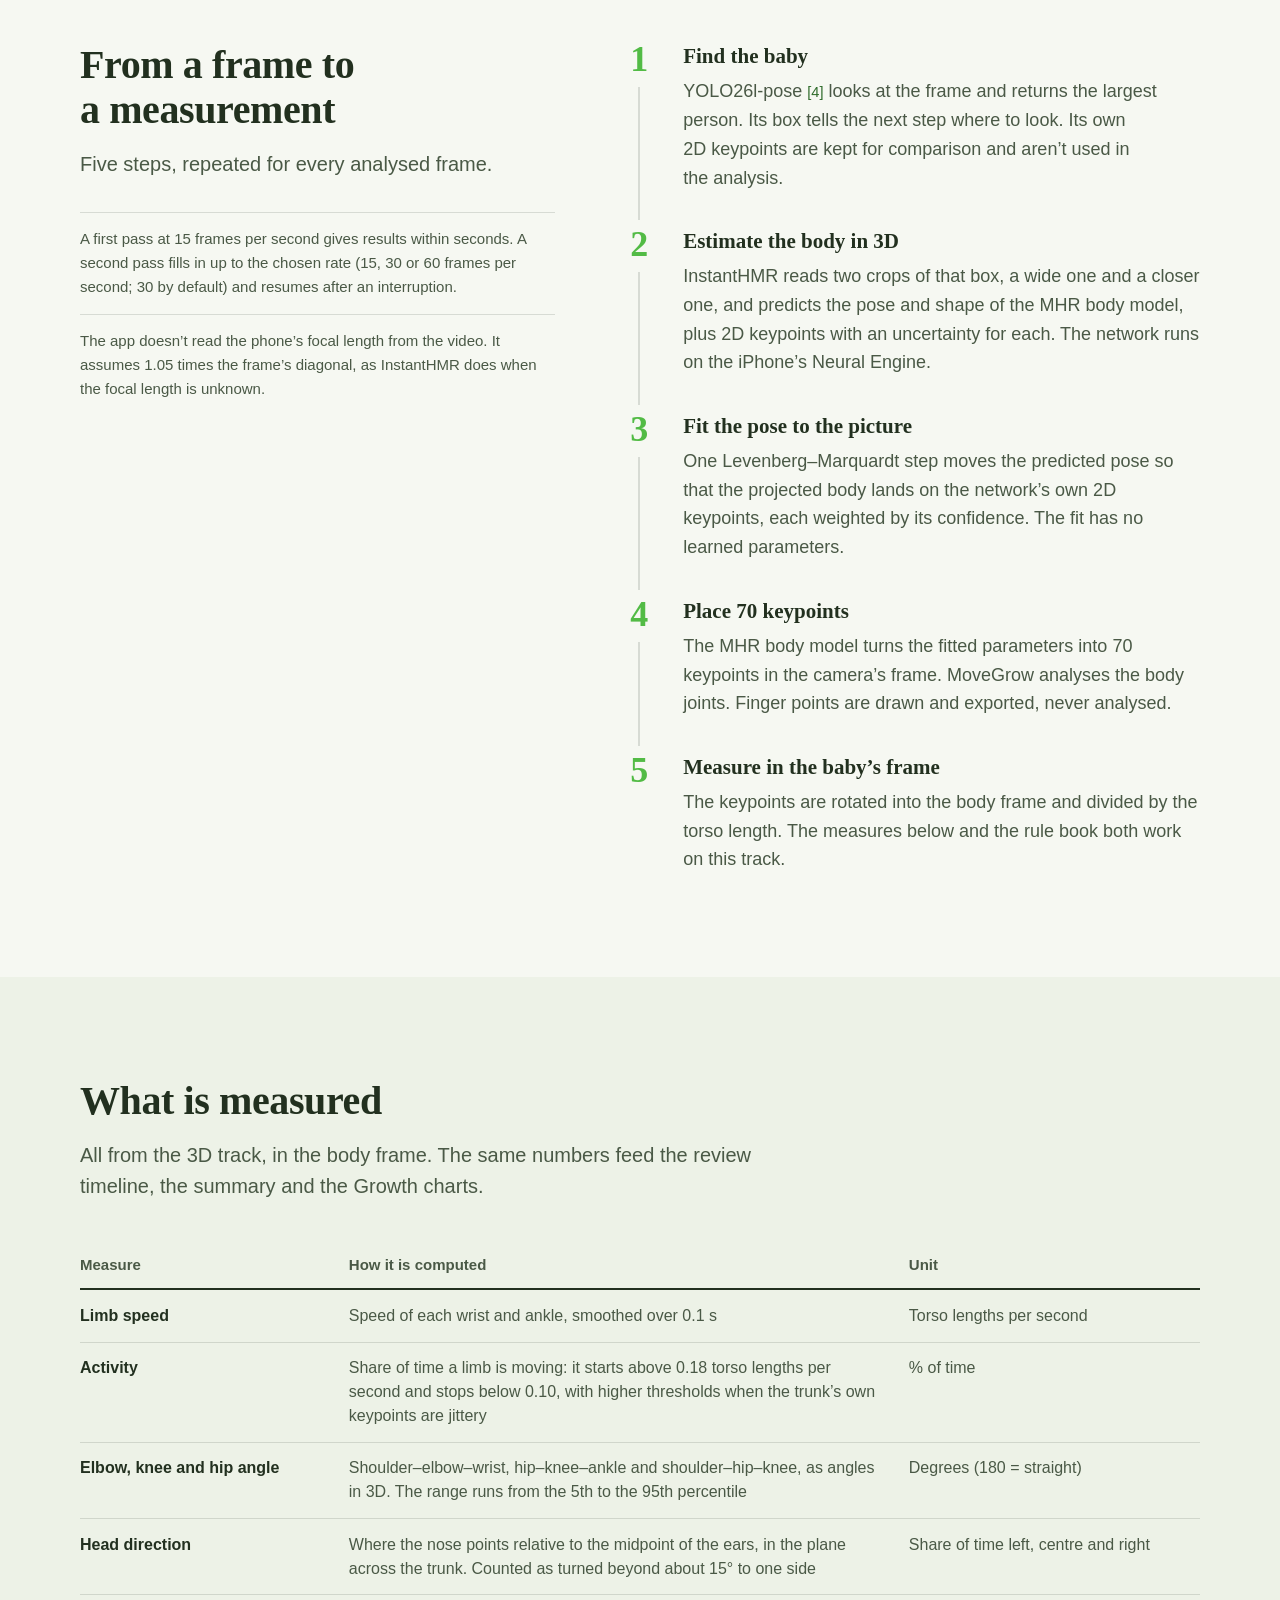
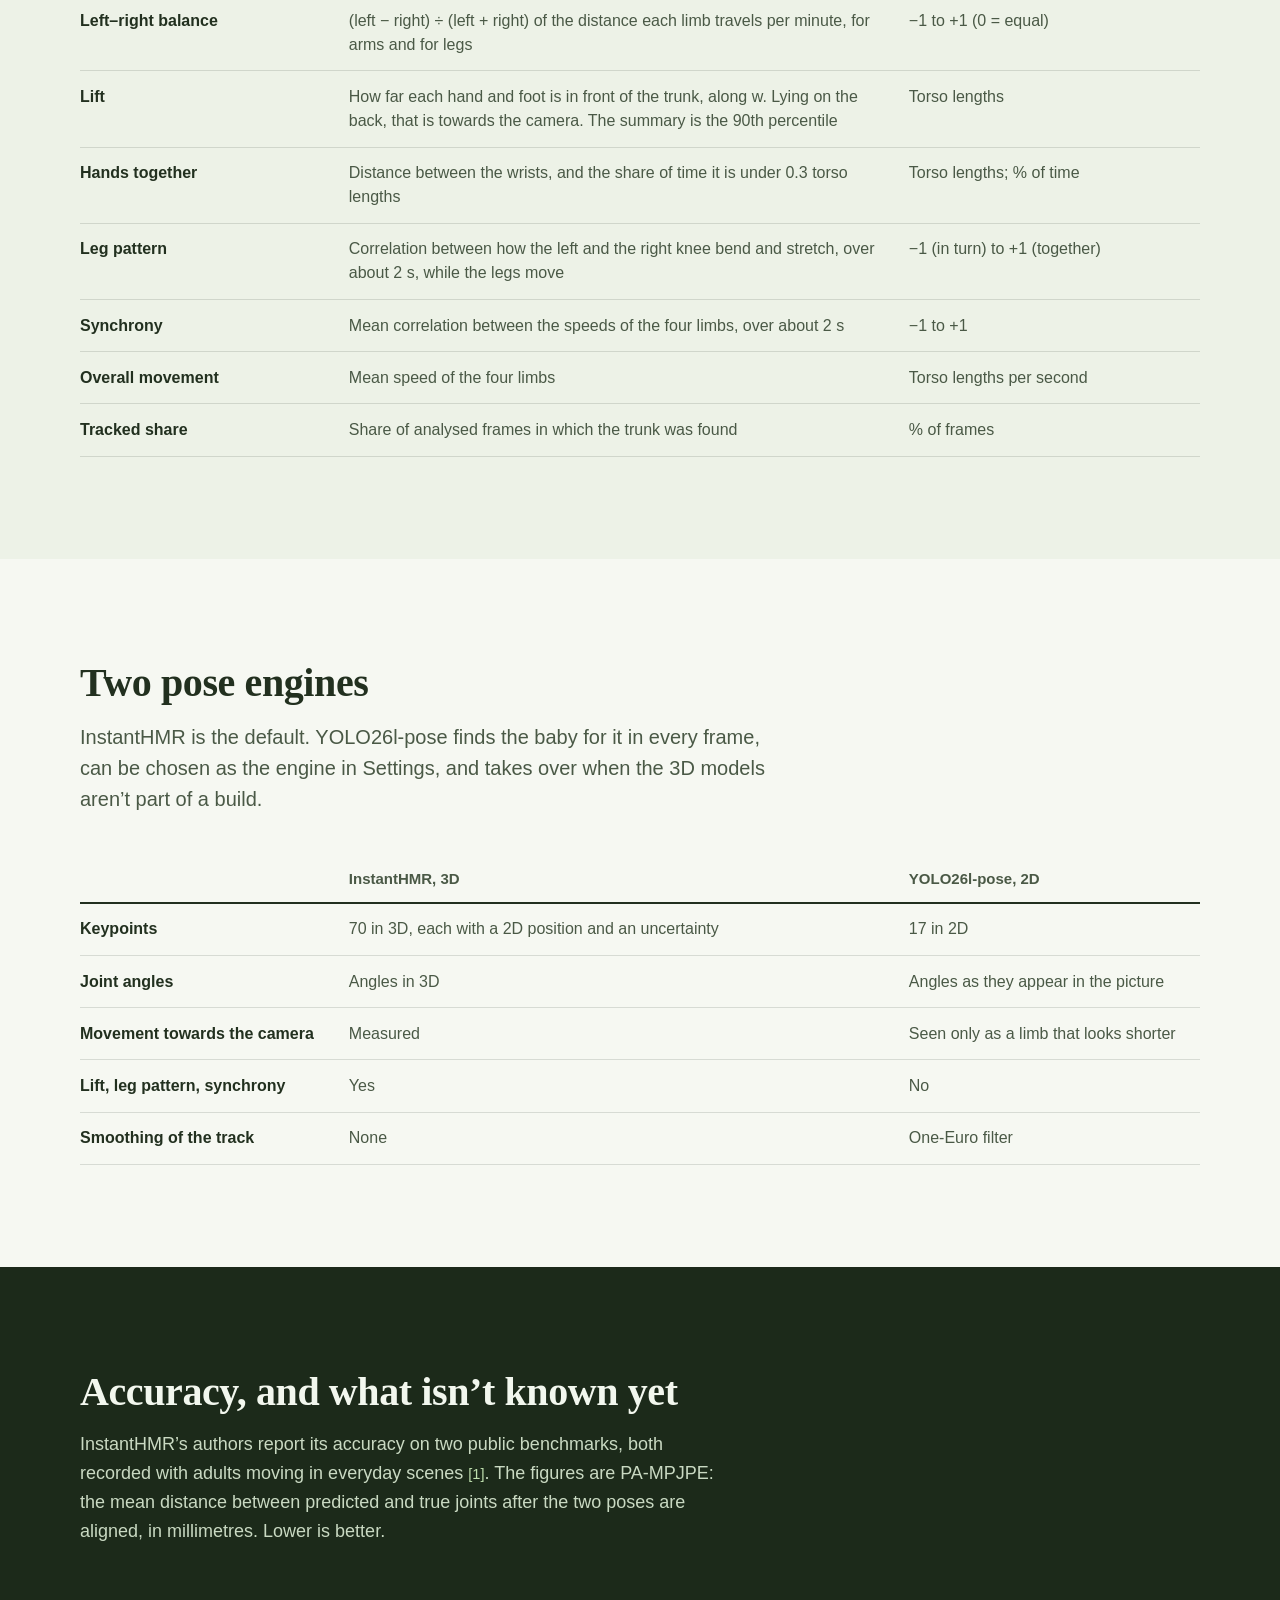
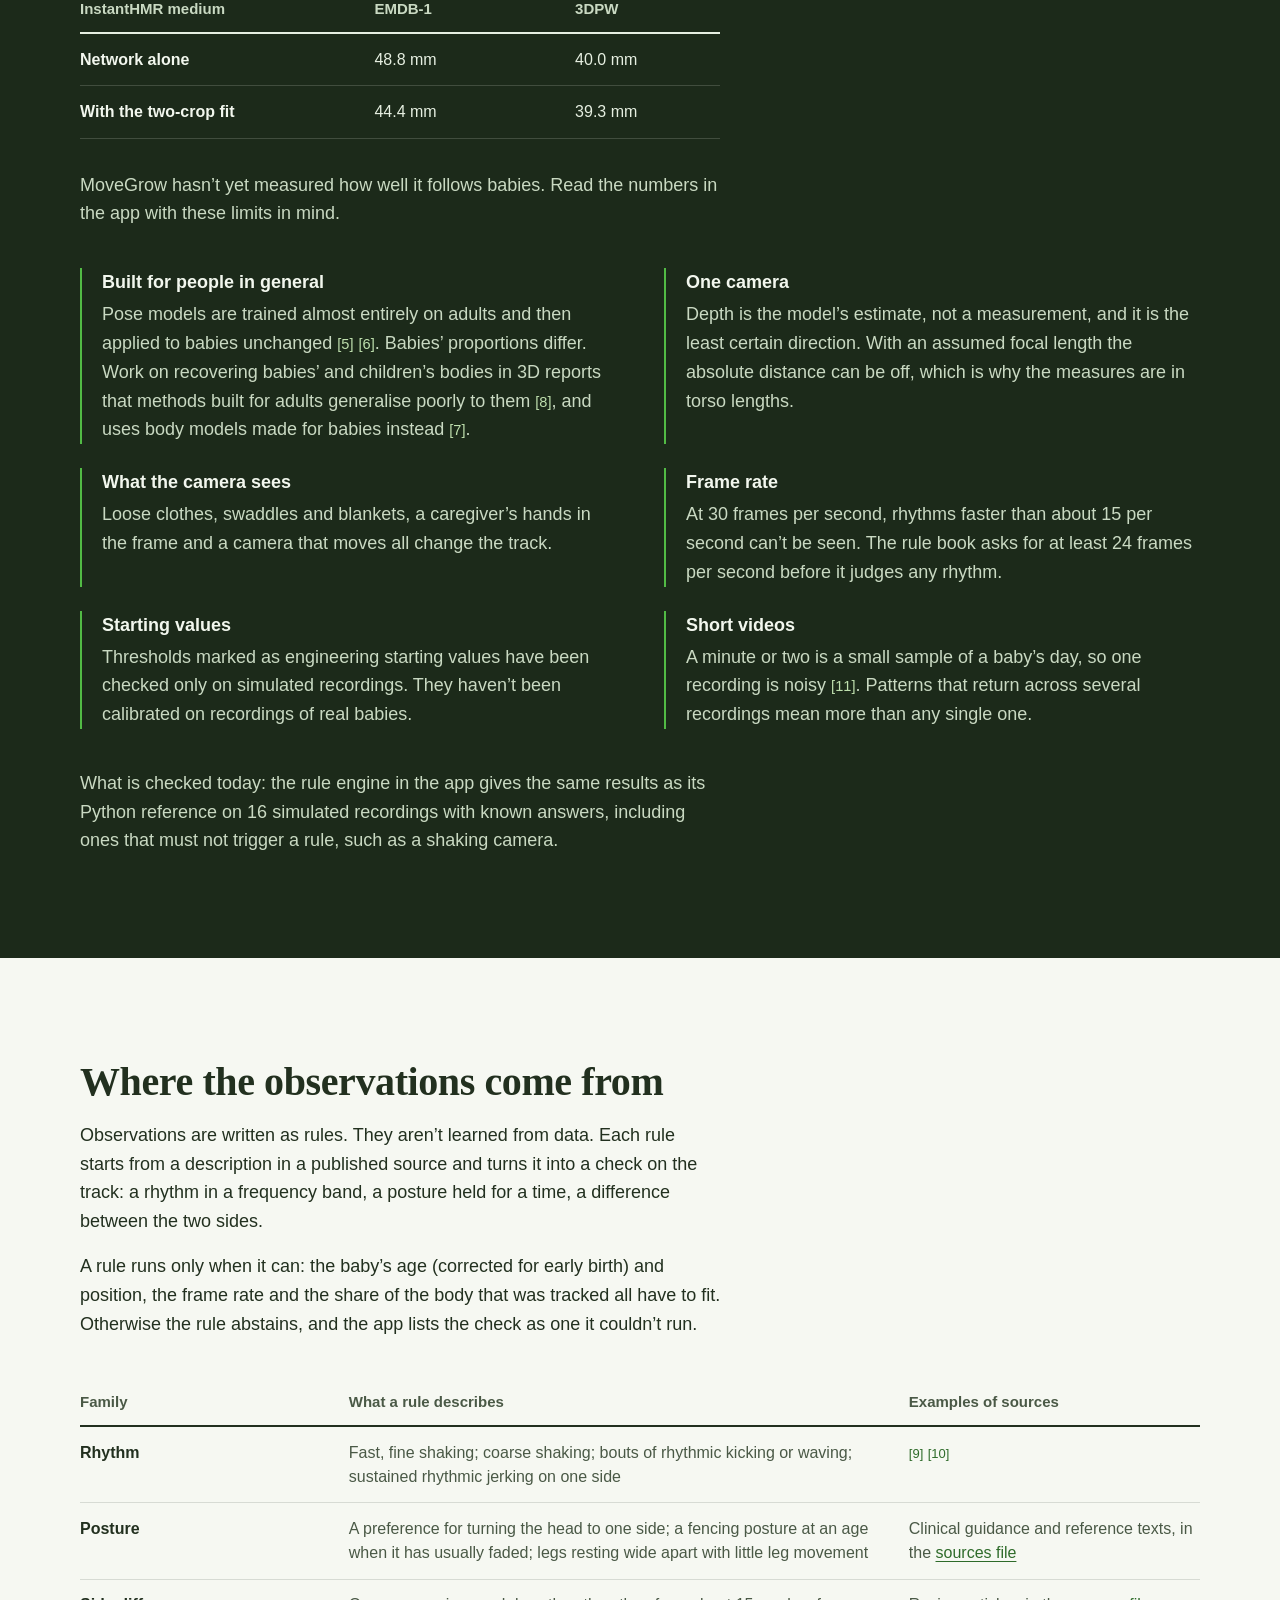
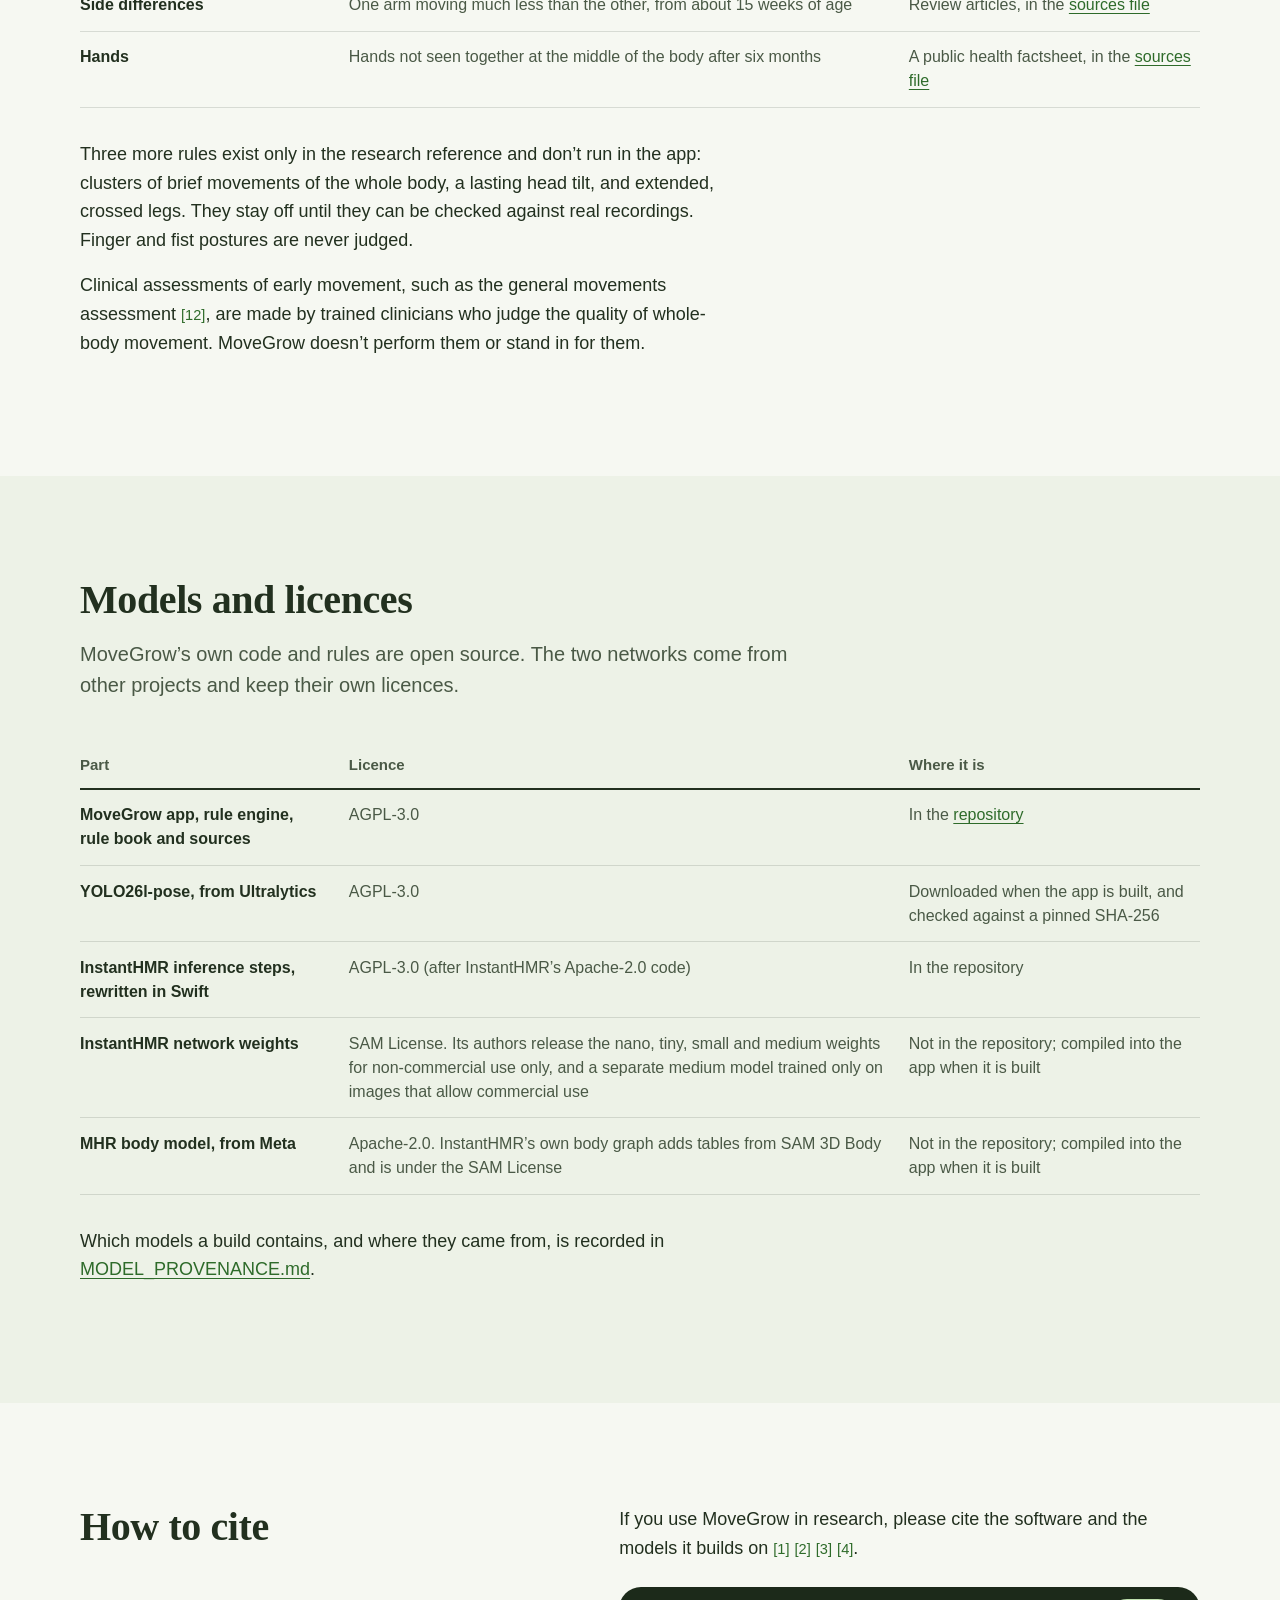
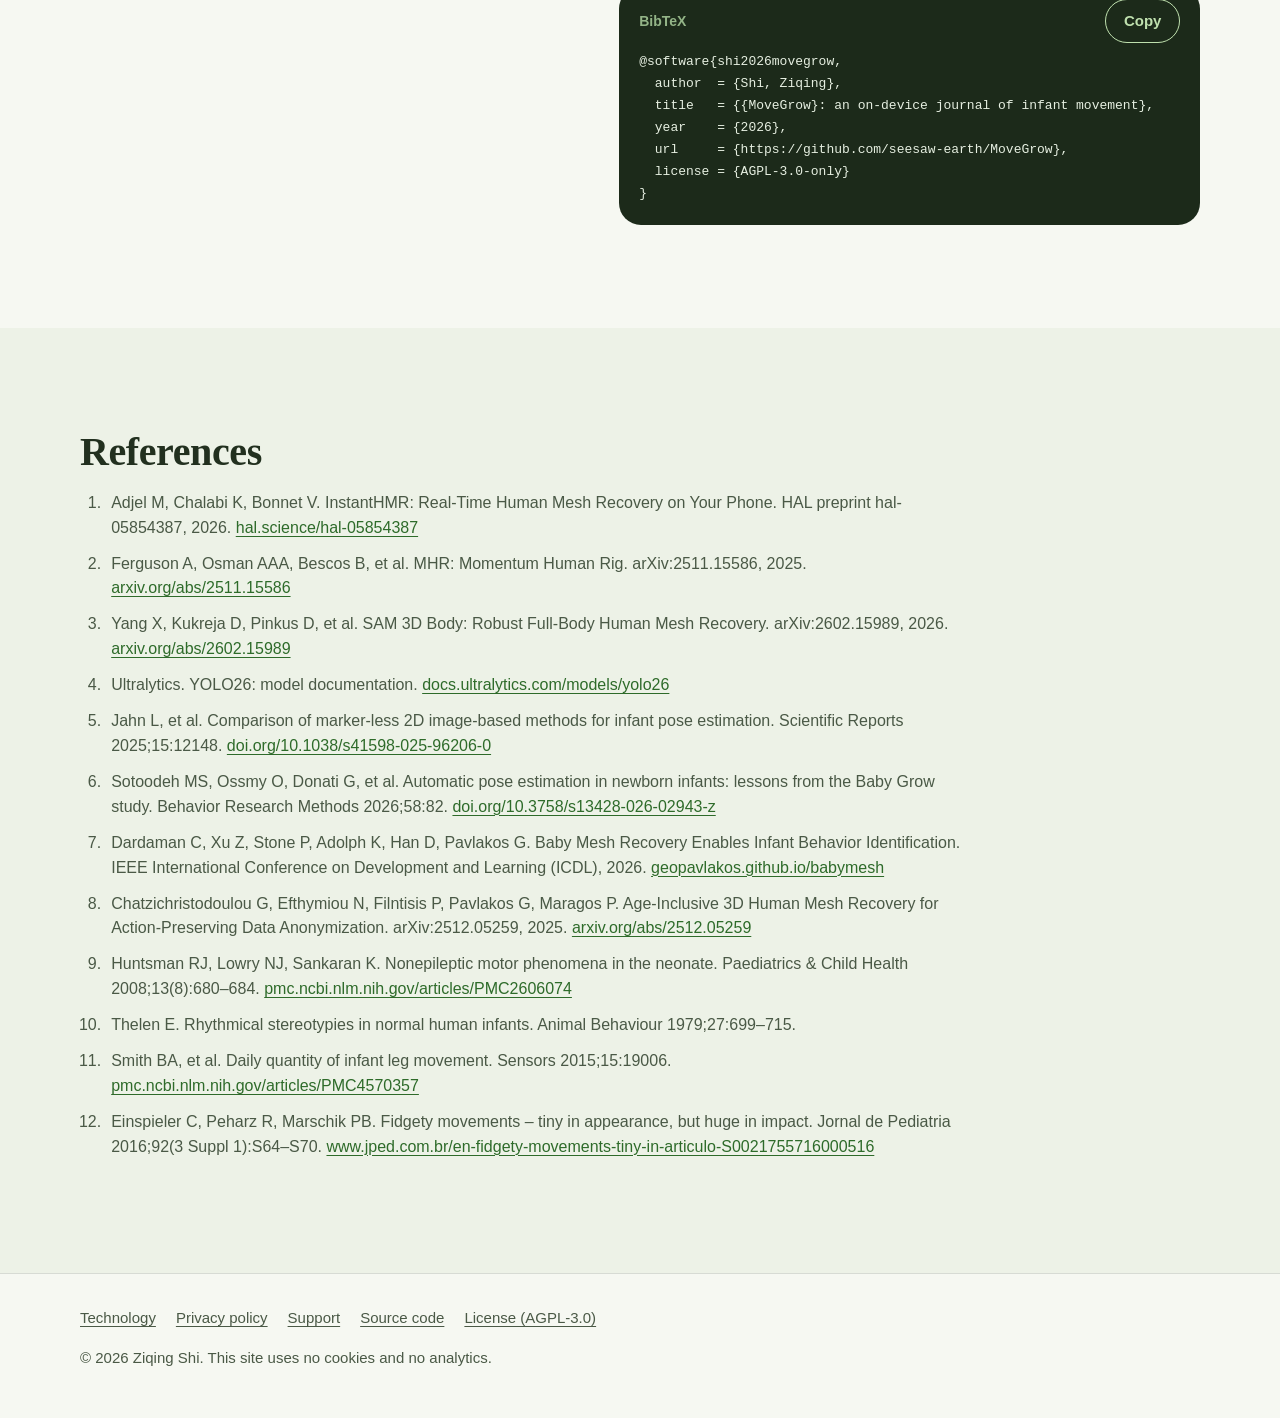
<file: docs/tech.html>
<!doctype html>
<html lang="en">
<head>
  <meta charset="utf-8">
  <meta name="viewport" content="width=device-width, initial-scale=1">
  <meta http-equiv="Content-Security-Policy" content="default-src 'self'; img-src 'self'; style-src 'self'; script-src 'self'; connect-src 'none'; object-src 'none'; base-uri 'none'; form-action 'none'">
  <meta name="referrer" content="strict-origin-when-cross-origin">
  <title>How MoveGrow measures movement — MoveGrow</title>
  <meta name="description" content="The method behind MoveGrow: a 3D body model that runs on the iPhone, the measures computed from it, where they come from and where they stop being reliable.">
  <link rel="canonical" href="https://seesaw-earth.github.io/MoveGrow/tech.html">
  <link rel="alternate" hreflang="en" href="https://seesaw-earth.github.io/MoveGrow/tech.html">
  <link rel="alternate" hreflang="zh-Hans" href="https://seesaw-earth.github.io/MoveGrow/zh/tech.html">
  <link rel="alternate" hreflang="es" href="https://seesaw-earth.github.io/MoveGrow/es/tech.html">
  <link rel="alternate" hreflang="x-default" href="https://seesaw-earth.github.io/MoveGrow/tech.html">
  <meta name="theme-color" content="#F6F8F2" media="(prefers-color-scheme: light)">
  <meta name="theme-color" content="#111A10" media="(prefers-color-scheme: dark)">
  <meta name="color-scheme" content="light dark">
  <link rel="icon" type="image/png" sizes="32x32" href="assets/icon-32.png">
  <link rel="apple-touch-icon" href="assets/icon-180.png">
  <meta property="og:type" content="website">
  <meta property="og:site_name" content="MoveGrow">
  <meta property="og:title" content="How MoveGrow measures movement — MoveGrow">
  <meta property="og:description" content="The method behind MoveGrow: a 3D body model that runs on the iPhone, the measures computed from it, where they come from and where they stop being reliable.">
  <meta property="og:url" content="https://seesaw-earth.github.io/MoveGrow/tech.html">
  <meta property="og:image" content="https://seesaw-earth.github.io/MoveGrow/assets/og-en.png">
  <meta property="og:image:width" content="1200">
  <meta property="og:image:height" content="630">
  <meta property="og:image:alt" content="The MoveGrow app icon beside a baby’s movement skeleton and arm and leg speed charts.">
  <meta property="og:locale" content="en_US">
  <meta property="og:locale:alternate" content="zh_CN">
  <meta property="og:locale:alternate" content="es_ES">
  <meta name="twitter:card" content="summary_large_image">
  <link rel="stylesheet" href="assets/site.css?v=20261112">
</head>
<body>
<a class="skip" href="#main">Skip to content</a>
<div class="lang-hint" id="lang-hint" hidden><div class="wrap"><span data-offer="zh" lang="zh-Hans" hidden>这个页面有中文版。 <a href="zh/tech.html" hreflang="zh-Hans">查看中文版</a><button type="button">关闭</button></span><span data-offer="es" lang="es" hidden>Esta página también está en español. <a href="es/tech.html" hreflang="es">Ver en español</a><button type="button">Cerrar</button></span></div></div>
<header class="site-header">
  <div class="wrap">
    <a class="brand" href="./"><img src="assets/icon-180.png" alt="" width="36" height="36">MoveGrow</a>
    <nav class="site-nav" aria-label="MoveGrow">
      <a class="section-link" href="./#how">How it works</a>
      <a class="section-link" href="tech.html" aria-current="page">Technology</a>
      <a class="section-link" href="privacy.html">Privacy</a>
      <a class="section-link" href="support.html">Support</a>
      <a class="section-link" href="https://github.com/seesaw-earth/MoveGrow">Source code</a>
      <span class="langs" role="group" aria-label="Language"><a href="tech.html" hreflang="en" lang="en" aria-current="true">English</a><a href="zh/tech.html" hreflang="zh-Hans" lang="zh-Hans">中文</a><a href="es/tech.html" hreflang="es" lang="es">Español</a></span>
    </nav>
  </div>
</header>
<main id="main" class="tech">
  <section class="hero">
    <div class="wrap">
      <div class="hero-copy">
        <h1>How MoveGrow<br>measures movement</h1>
        <p class="lead">MoveGrow turns a home video of a baby into a 3D track of the body, on the iPhone itself, and describes that track with a small set of documented measures. This page explains each step, what the numbers mean and where they stop being reliable.</p>
        <div class="actions"><a class="button primary" href="https://github.com/seesaw-earth/MoveGrow">Source code</a><a class="button" href="https://github.com/seesaw-earth/MoveGrow/blob/main/MoveGrow/Motor/Resources/rules.json">Rule book</a><a class="button" href="https://github.com/seesaw-earth/MoveGrow/blob/main/INSTANTHMR.md">Model notes</a><a class="button" href="#cite">How to cite</a></div>
        <p class="small byline">By Ziqing Shi. This page describes MoveGrow with the InstantHMR pose engine.<br>Updated November 12, 2026</p>
      </div>
      <figure class="specimen">
        <div class="panel frame-panel">
          <svg viewBox="0 0 360 450" role="img" aria-label="Drawing: a baby lying on the back, seen from above, with three arrows from the middle of the trunk and a ruler beside the trunk.">
            <circle class="bf-head" cx="180" cy="92" r="36"/>
            <circle class="bf-eye" cx="167" cy="88" r="3.5"/><circle class="bf-eye" cx="193" cy="88" r="3.5"/>
            <path class="bf-bone" d="M180 128V258M136 152H224M154 258H206M136 152L96 122L112 76M224 152L270 178L292 226M154 258L112 312L146 366M206 258L252 304L228 362"/>
            <g class="bf-joint"><circle cx="136" cy="152" r="5"/><circle cx="224" cy="152" r="5"/><circle cx="96" cy="122" r="5"/><circle cx="270" cy="178" r="5"/><circle cx="154" cy="258" r="5"/><circle cx="206" cy="258" r="5"/><circle cx="112" cy="312" r="5"/><circle cx="252" cy="304" r="5"/><circle cx="112" cy="76" r="7.5"/><circle cx="292" cy="226" r="7.5"/><circle cx="146" cy="366" r="7.5"/><circle cx="228" cy="362" r="7.5"/></g>
            <path class="bf-rule" d="M104 152V258M94 152H114M94 258H114"/>
            <text class="bf-label bf-one" x="80" y="213" text-anchor="middle">1</text>
            <path class="bf-axis" d="M180 205V166M180 205H240"/>
            <path class="bf-tip" d="M180 150L171 168H189ZM256 205L238 196V214Z"/>
            <circle class="bf-axis bf-w" cx="180" cy="205" r="11"/><circle class="bf-tip" cx="180" cy="205" r="4"/>
            <text class="bf-label" x="196" y="182">v</text>
            <text class="bf-label" x="246" y="232">u</text>
            <text class="bf-label" x="150" y="234">w</text>
          </svg>
        </div>
        <figcaption>The body frame, in a drawing. Every measure is taken in the baby’s own coordinates: <b>u</b> points to the baby’s left, <b>v</b> towards the head and <b>w</b> out of the chest. Lengths are counted in torso lengths (<b>1</b>: from the middle of the hips to the middle of the shoulders), so neither the camera’s distance nor the baby’s size changes the numbers.</figcaption>
      </figure>
    </div>
  </section>

  <section class="tint">
    <div class="wrap split">
      <h2>Overview</h2>
      <div>
        <p>A parent films a baby for a minute or two. In each analysed frame, MoveGrow finds the baby, estimates the 3D position of 70 body keypoints with InstantHMR <a class="cite" href="#ref-1">[1]</a> and the MHR body model <a class="cite" href="#ref-2">[2]</a>, and re-expresses them in the baby’s own body frame. From that track it computes how much and how fast each limb moves, how far the joints bend, where the head points and how the limbs move together.</p>
        <p>A separate rule book compares the track with movement patterns described in published clinical and developmental texts, and says so when it can’t judge. Every rule names its sources and marks each threshold as taken from the literature or as an engineering starting value.</p>
        <p>Everything runs on the iPhone. MoveGrow describes movement. It doesn’t score development, screen for conditions or diagnose.</p>
      </div>
    </div>
  </section>

  <section id="pipeline">
    <div class="wrap pipeline">
      <div class="pipeline-head">
        <h2>From a frame to a measurement</h2>
        <p class="lead">Five steps, repeated for every analysed frame.</p>
      </div>
      <ol class="stages">
        <li><h3>Find the baby</h3><p>YOLO26l-pose <a class="cite" href="#ref-4">[4]</a> looks at the frame and returns the largest person. Its box tells the next step where to look. Its own 2D keypoints are kept for comparison and aren’t used in the analysis.</p></li>
        <li><h3>Estimate the body in 3D</h3><p>InstantHMR reads two crops of that box, a wide one and a closer one, and predicts the pose and shape of the MHR body model, plus 2D keypoints with an uncertainty for each. The network runs on the iPhone’s Neural Engine.</p></li>
        <li><h3>Fit the pose to the picture</h3><p>One Levenberg–Marquardt step moves the predicted pose so that the projected body lands on the network’s own 2D keypoints, each weighted by its confidence. The fit has no learned parameters.</p></li>
        <li><h3>Place 70 keypoints</h3><p>The MHR body model turns the fitted parameters into 70 keypoints in the camera’s frame. MoveGrow analyses the body joints. Finger points are drawn and exported, never analysed.</p></li>
        <li><h3>Measure in the baby’s frame</h3><p>The keypoints are rotated into the body frame and divided by the torso length. The measures below and the rule book both work on this track.</p></li>
      </ol>
      <ul class="notes">
        <li>A first pass at 15 frames per second gives results within seconds. A second pass fills in up to the chosen rate (15, 30 or 60 frames per second; 30 by default) and resumes after an interruption.</li>
        <li>The app doesn’t read the phone’s focal length from the video. It assumes 1.05 times the frame’s diagonal, as InstantHMR does when the focal length is unknown.</li>
      </ul>
    </div>
  </section>

  <section class="tint" id="measures">
    <div class="wrap">
      <div class="section-head">
        <h2>What is measured</h2>
        <p class="lead">All from the 3D track, in the body frame. The same numbers feed the review timeline, the summary and the Growth charts.</p>
      </div>
      <div class="table-wrap"><table class="data stack">
          <thead><tr><th scope="col">Measure</th><th scope="col">How it is computed</th><th scope="col">Unit</th></tr></thead>
          <tbody>
            <tr><th scope="row">Limb speed</th><td data-label="How it is computed">Speed of each wrist and ankle, smoothed over 0.1 s</td><td data-label="Unit">Torso lengths per second</td></tr>
            <tr><th scope="row">Activity</th><td data-label="How it is computed">Share of time a limb is moving: it starts above 0.18 torso lengths per second and stops below 0.10, with higher thresholds when the trunk’s own keypoints are jittery</td><td data-label="Unit">% of time</td></tr>
            <tr><th scope="row">Elbow, knee and hip angle</th><td data-label="How it is computed">Shoulder–elbow–wrist, hip–knee–ankle and shoulder–hip–knee, as angles in 3D. The range runs from the 5th to the 95th percentile</td><td data-label="Unit">Degrees (180 = straight)</td></tr>
            <tr><th scope="row">Head direction</th><td data-label="How it is computed">Where the nose points relative to the midpoint of the ears, in the plane across the trunk. Counted as turned beyond about 15° to one side</td><td data-label="Unit">Share of time left, centre and right</td></tr>
            <tr><th scope="row">Left–right balance</th><td data-label="How it is computed">(left − right) ÷ (left + right) of the distance each limb travels per minute, for arms and for legs</td><td data-label="Unit">−1 to +1 (0 = equal)</td></tr>
            <tr><th scope="row">Lift</th><td data-label="How it is computed">How far each hand and foot is in front of the trunk, along w. Lying on the back, that is towards the camera. The summary is the 90th percentile</td><td data-label="Unit">Torso lengths</td></tr>
            <tr><th scope="row">Hands together</th><td data-label="How it is computed">Distance between the wrists, and the share of time it is under 0.3 torso lengths</td><td data-label="Unit">Torso lengths; % of time</td></tr>
            <tr><th scope="row">Leg pattern</th><td data-label="How it is computed">Correlation between how the left and the right knee bend and stretch, over about 2 s, while the legs move</td><td data-label="Unit">−1 (in turn) to +1 (together)</td></tr>
            <tr><th scope="row">Synchrony</th><td data-label="How it is computed">Mean correlation between the speeds of the four limbs, over about 2 s</td><td data-label="Unit">−1 to +1</td></tr>
            <tr><th scope="row">Overall movement</th><td data-label="How it is computed">Mean speed of the four limbs</td><td data-label="Unit">Torso lengths per second</td></tr>
            <tr><th scope="row">Tracked share</th><td data-label="How it is computed">Share of analysed frames in which the trunk was found</td><td data-label="Unit">% of frames</td></tr>
          </tbody>
        </table></div>
    </div>
  </section>

  <section id="engines">
    <div class="wrap">
      <div class="section-head">
        <h2>Two pose engines</h2>
        <p class="lead">InstantHMR is the default. YOLO26l-pose finds the baby for it in every frame, can be chosen as the engine in Settings, and takes over when the 3D models aren’t part of a build.</p>
      </div>
      <div class="table-wrap"><table class="data stack all">
          <thead><tr><th scope="col"></th><th scope="col">InstantHMR, 3D</th><th scope="col">YOLO26l-pose, 2D</th></tr></thead>
          <tbody>
            <tr><th scope="row">Keypoints</th><td data-label="InstantHMR, 3D">70 in 3D, each with a 2D position and an uncertainty</td><td data-label="YOLO26l-pose, 2D">17 in 2D</td></tr>
            <tr><th scope="row">Joint angles</th><td data-label="InstantHMR, 3D">Angles in 3D</td><td data-label="YOLO26l-pose, 2D">Angles as they appear in the picture</td></tr>
            <tr><th scope="row">Movement towards the camera</th><td data-label="InstantHMR, 3D">Measured</td><td data-label="YOLO26l-pose, 2D">Seen only as a limb that looks shorter</td></tr>
            <tr><th scope="row">Lift, leg pattern, synchrony</th><td data-label="InstantHMR, 3D">Yes</td><td data-label="YOLO26l-pose, 2D">No</td></tr>
            <tr><th scope="row">Smoothing of the track</th><td data-label="InstantHMR, 3D">None</td><td data-label="YOLO26l-pose, 2D">One-Euro filter</td></tr>
          </tbody>
        </table></div>
    </div>
  </section>

  <section class="night" id="accuracy">
    <div class="wrap">
      <div class="section-head">
        <h2>Accuracy, and what isn’t known yet</h2>
        <p>InstantHMR’s authors report its accuracy on two public benchmarks, both recorded with adults moving in everyday scenes <a class="cite" href="#ref-1">[1]</a>. The figures are PA-MPJPE: the mean distance between predicted and true joints after the two poses are aligned, in millimetres. Lower is better.</p>
      </div>
      <div class="table-wrap"><table class="data">
          <thead><tr><th scope="col">InstantHMR medium</th><th scope="col">EMDB-1</th><th scope="col">3DPW</th></tr></thead>
          <tbody>
            <tr><th scope="row">Network alone</th><td data-label="EMDB-1">48.8 mm</td><td data-label="3DPW">40.0 mm</td></tr>
            <tr><th scope="row">With the two-crop fit</th><td data-label="EMDB-1">44.4 mm</td><td data-label="3DPW">39.3 mm</td></tr>
          </tbody>
        </table></div>
      <p class="after">MoveGrow hasn’t yet measured how well it follows babies. Read the numbers in the app with these limits in mind.</p>
      <ul class="facts">
        <li><strong>Built for people in general</strong>Pose models are trained almost entirely on adults and then applied to babies unchanged <a class="cite" href="#ref-5">[5]</a> <a class="cite" href="#ref-6">[6]</a>. Babies’ proportions differ. Work on recovering babies’ and children’s bodies in 3D reports that methods built for adults generalise poorly to them <a class="cite" href="#ref-8">[8]</a>, and uses body models made for babies instead <a class="cite" href="#ref-7">[7]</a>.</li>
        <li><strong>One camera</strong>Depth is the model’s estimate, not a measurement, and it is the least certain direction. With an assumed focal length the absolute distance can be off, which is why the measures are in torso lengths.</li>
        <li><strong>What the camera sees</strong>Loose clothes, swaddles and blankets, a caregiver’s hands in the frame and a camera that moves all change the track.</li>
        <li><strong>Frame rate</strong>At 30 frames per second, rhythms faster than about 15 per second can’t be seen. The rule book asks for at least 24 frames per second before it judges any rhythm.</li>
        <li><strong>Starting values</strong>Thresholds marked as engineering starting values have been checked only on simulated recordings. They haven’t been calibrated on recordings of real babies.</li>
        <li><strong>Short videos</strong>A minute or two is a small sample of a baby’s day, so one recording is noisy <a class="cite" href="#ref-11">[11]</a>. Patterns that return across several recordings mean more than any single one.</li>
      </ul>
      <p class="more">What is checked today: the rule engine in the app gives the same results as its Python reference on 16 simulated recordings with known answers, including ones that must not trigger a rule, such as a shaking camera.</p>
    </div>
  </section>

  <section id="observations">
    <div class="wrap">
      <div class="section-head">
        <h2>Where the observations come from</h2>
        <p>Observations are written as rules. They aren’t learned from data. Each rule starts from a description in a published source and turns it into a check on the track: a rhythm in a frequency band, a posture held for a time, a difference between the two sides.</p>
        <p>A rule runs only when it can: the baby’s age (corrected for early birth) and position, the frame rate and the share of the body that was tracked all have to fit. Otherwise the rule abstains, and the app lists the check as one it couldn’t run.</p>
      </div>
      <div class="table-wrap"><table class="data stack">
          <thead><tr><th scope="col">Family</th><th scope="col">What a rule describes</th><th scope="col">Examples of sources</th></tr></thead>
          <tbody>
            <tr><th scope="row">Rhythm</th><td data-label="What a rule describes">Fast, fine shaking; coarse shaking; bouts of rhythmic kicking or waving; sustained rhythmic jerking on one side</td><td data-label="Examples of sources"><a class="cite" href="#ref-9">[9]</a> <a class="cite" href="#ref-10">[10]</a></td></tr>
            <tr><th scope="row">Posture</th><td data-label="What a rule describes">A preference for turning the head to one side; a fencing posture at an age when it has usually faded; legs resting wide apart with little leg movement</td><td data-label="Examples of sources">Clinical guidance and reference texts, in the <a href="https://github.com/seesaw-earth/MoveGrow/blob/main/MoveGrow/Motor/Resources/sources.json">sources file</a></td></tr>
            <tr><th scope="row">Side differences</th><td data-label="What a rule describes">One arm moving much less than the other, from about 15 weeks of age</td><td data-label="Examples of sources">Review articles, in the <a href="https://github.com/seesaw-earth/MoveGrow/blob/main/MoveGrow/Motor/Resources/sources.json">sources file</a></td></tr>
            <tr><th scope="row">Hands</th><td data-label="What a rule describes">Hands not seen together at the middle of the body after six months</td><td data-label="Examples of sources">A public health factsheet, in the <a href="https://github.com/seesaw-earth/MoveGrow/blob/main/MoveGrow/Motor/Resources/sources.json">sources file</a></td></tr>
          </tbody>
        </table></div>
      <div class="after">
        <p>Three more rules exist only in the research reference and don’t run in the app: clusters of brief movements of the whole body, a lasting head tilt, and extended, crossed legs. They stay off until they can be checked against real recordings. Finger and fist postures are never judged.</p>
        <p>Clinical assessments of early movement, such as the general movements assessment <a class="cite" href="#ref-12">[12]</a>, are made by trained clinicians who judge the quality of whole-body movement. MoveGrow doesn’t perform them or stand in for them.</p>
      </div>
    </div>
  </section>

  <section class="tint" id="licences">
    <div class="wrap">
      <div class="section-head">
        <h2>Models and licences</h2>
        <p class="lead">MoveGrow’s own code and rules are open source. The two networks come from other projects and keep their own licences.</p>
      </div>
      <div class="table-wrap"><table class="data stack">
          <thead><tr><th scope="col">Part</th><th scope="col">Licence</th><th scope="col">Where it is</th></tr></thead>
          <tbody>
            <tr><th scope="row">MoveGrow app, rule engine, rule book and sources</th><td data-label="Licence">AGPL-3.0</td><td data-label="Where it is">In the <a href="https://github.com/seesaw-earth/MoveGrow">repository</a></td></tr>
            <tr><th scope="row">YOLO26l-pose, from Ultralytics</th><td data-label="Licence">AGPL-3.0</td><td data-label="Where it is">Downloaded when the app is built, and checked against a pinned SHA-256</td></tr>
            <tr><th scope="row">InstantHMR inference steps, rewritten in Swift</th><td data-label="Licence">AGPL-3.0 (after InstantHMR’s Apache-2.0 code)</td><td data-label="Where it is">In the repository</td></tr>
            <tr><th scope="row">InstantHMR network weights</th><td data-label="Licence">SAM License. Its authors release the nano, tiny, small and medium weights for non-commercial use only, and a separate medium model trained only on images that allow commercial use</td><td data-label="Where it is">Not in the repository; compiled into the app when it is built</td></tr>
            <tr><th scope="row">MHR body model, from Meta</th><td data-label="Licence">Apache-2.0. InstantHMR’s own body graph adds tables from SAM 3D Body and is under the SAM License</td><td data-label="Where it is">Not in the repository; compiled into the app when it is built</td></tr>
          </tbody>
        </table></div>
      <p class="after">Which models a build contains, and where they came from, is recorded in <a href="https://github.com/seesaw-earth/MoveGrow/blob/main/MODEL_PROVENANCE.md">MODEL_PROVENANCE.md</a>.</p>
    </div>
  </section>

  <section id="cite">
    <div class="wrap split">
      <h2>How to cite</h2>
      <div>
        <p>If you use MoveGrow in research, please cite the software and the models it builds on <a class="cite" href="#ref-1">[1]</a> <a class="cite" href="#ref-2">[2]</a> <a class="cite" href="#ref-3">[3]</a> <a class="cite" href="#ref-4">[4]</a>.</p>
        <div class="bibtex">
          <div class="bibtex-bar"><span>BibTeX</span><button type="button" data-copy="bibtex" data-done="Copied">Copy</button></div>
          <pre id="bibtex" lang="en" tabindex="0">@software{shi2026movegrow,
  author  = {Shi, Ziqing},
  title   = {{MoveGrow}: an on-device journal of infant movement},
  year    = {2026},
  url     = {https://github.com/seesaw-earth/MoveGrow},
  license = {AGPL-3.0-only}
}</pre>
        </div>
      </div>
    </div>
  </section>

  <section class="tint" id="references">
    <div class="wrap">
      <h2>References</h2>
      <ol class="reflist" lang="en">
        <li id="ref-1">Adjel M, Chalabi K, Bonnet V. InstantHMR: Real-Time Human Mesh Recovery on Your Phone. HAL preprint hal-05854387, 2026. <a href="https://hal.science/hal-05854387">hal.science/hal-05854387</a></li>
        <li id="ref-2">Ferguson A, Osman AAA, Bescos B, et al. MHR: Momentum Human Rig. arXiv:2511.15586, 2025. <a href="https://arxiv.org/abs/2511.15586">arxiv.org/abs/2511.15586</a></li>
        <li id="ref-3">Yang X, Kukreja D, Pinkus D, et al. SAM 3D Body: Robust Full-Body Human Mesh Recovery. arXiv:2602.15989, 2026. <a href="https://arxiv.org/abs/2602.15989">arxiv.org/abs/2602.15989</a></li>
        <li id="ref-4">Ultralytics. YOLO26: model documentation. <a href="https://docs.ultralytics.com/models/yolo26/">docs.ultralytics.com/models/yolo26</a></li>
        <li id="ref-5">Jahn L, et al. Comparison of marker-less 2D image-based methods for infant pose estimation. Scientific Reports 2025;15:12148. <a href="https://doi.org/10.1038/s41598-025-96206-0">doi.org/10.1038/s41598-025-96206-0</a></li>
        <li id="ref-6">Sotoodeh MS, Ossmy O, Donati G, et al. Automatic pose estimation in newborn infants: lessons from the Baby Grow study. Behavior Research Methods 2026;58:82. <a href="https://doi.org/10.3758/s13428-026-02943-z">doi.org/10.3758/s13428-026-02943-z</a></li>
        <li id="ref-7">Dardaman C, Xu Z, Stone P, Adolph K, Han D, Pavlakos G. Baby Mesh Recovery Enables Infant Behavior Identification. IEEE International Conference on Development and Learning (ICDL), 2026. <a href="https://geopavlakos.github.io/babymesh/">geopavlakos.github.io/babymesh</a></li>
        <li id="ref-8">Chatzichristodoulou G, Efthymiou N, Filntisis P, Pavlakos G, Maragos P. Age-Inclusive 3D Human Mesh Recovery for Action-Preserving Data Anonymization. arXiv:2512.05259, 2025. <a href="https://arxiv.org/abs/2512.05259">arxiv.org/abs/2512.05259</a></li>
        <li id="ref-9">Huntsman RJ, Lowry NJ, Sankaran K. Nonepileptic motor phenomena in the neonate. Paediatrics &amp; Child Health 2008;13(8):680–684. <a href="https://pmc.ncbi.nlm.nih.gov/articles/PMC2606074/">pmc.ncbi.nlm.nih.gov/articles/PMC2606074</a></li>
        <li id="ref-10">Thelen E. Rhythmical stereotypies in normal human infants. Animal Behaviour 1979;27:699–715.</li>
        <li id="ref-11">Smith BA, et al. Daily quantity of infant leg movement. Sensors 2015;15:19006. <a href="https://pmc.ncbi.nlm.nih.gov/articles/PMC4570357">pmc.ncbi.nlm.nih.gov/articles/PMC4570357</a></li>
        <li id="ref-12">Einspieler C, Peharz R, Marschik PB. Fidgety movements – tiny in appearance, but huge in impact. Jornal de Pediatria 2016;92(3 Suppl 1):S64–S70. <a href="https://www.jped.com.br/en-fidgety-movements-tiny-in-articulo-S0021755716000516">www.jped.com.br/en-fidgety-movements-tiny-in-articulo-S0021755716000516</a></li>
      </ol>
    </div>
  </section>
</main>
<footer class="site-footer">
  <div class="wrap">
    <nav aria-label="MoveGrow">
      <a href="tech.html">Technology</a>
      <a href="privacy.html">Privacy policy</a>
      <a href="support.html">Support</a>
      <a href="https://github.com/seesaw-earth/MoveGrow">Source code</a>
      <a href="https://github.com/seesaw-earth/MoveGrow/blob/main/LICENSE">License (AGPL-3.0)</a>
    </nav>
    <p class="legal">© 2026 Ziqing Shi. This site uses no cookies and no analytics.</p>
  </div>
</footer>
<script src="assets/site.js?v=20261112"></script>
</body>
</html>
</file>
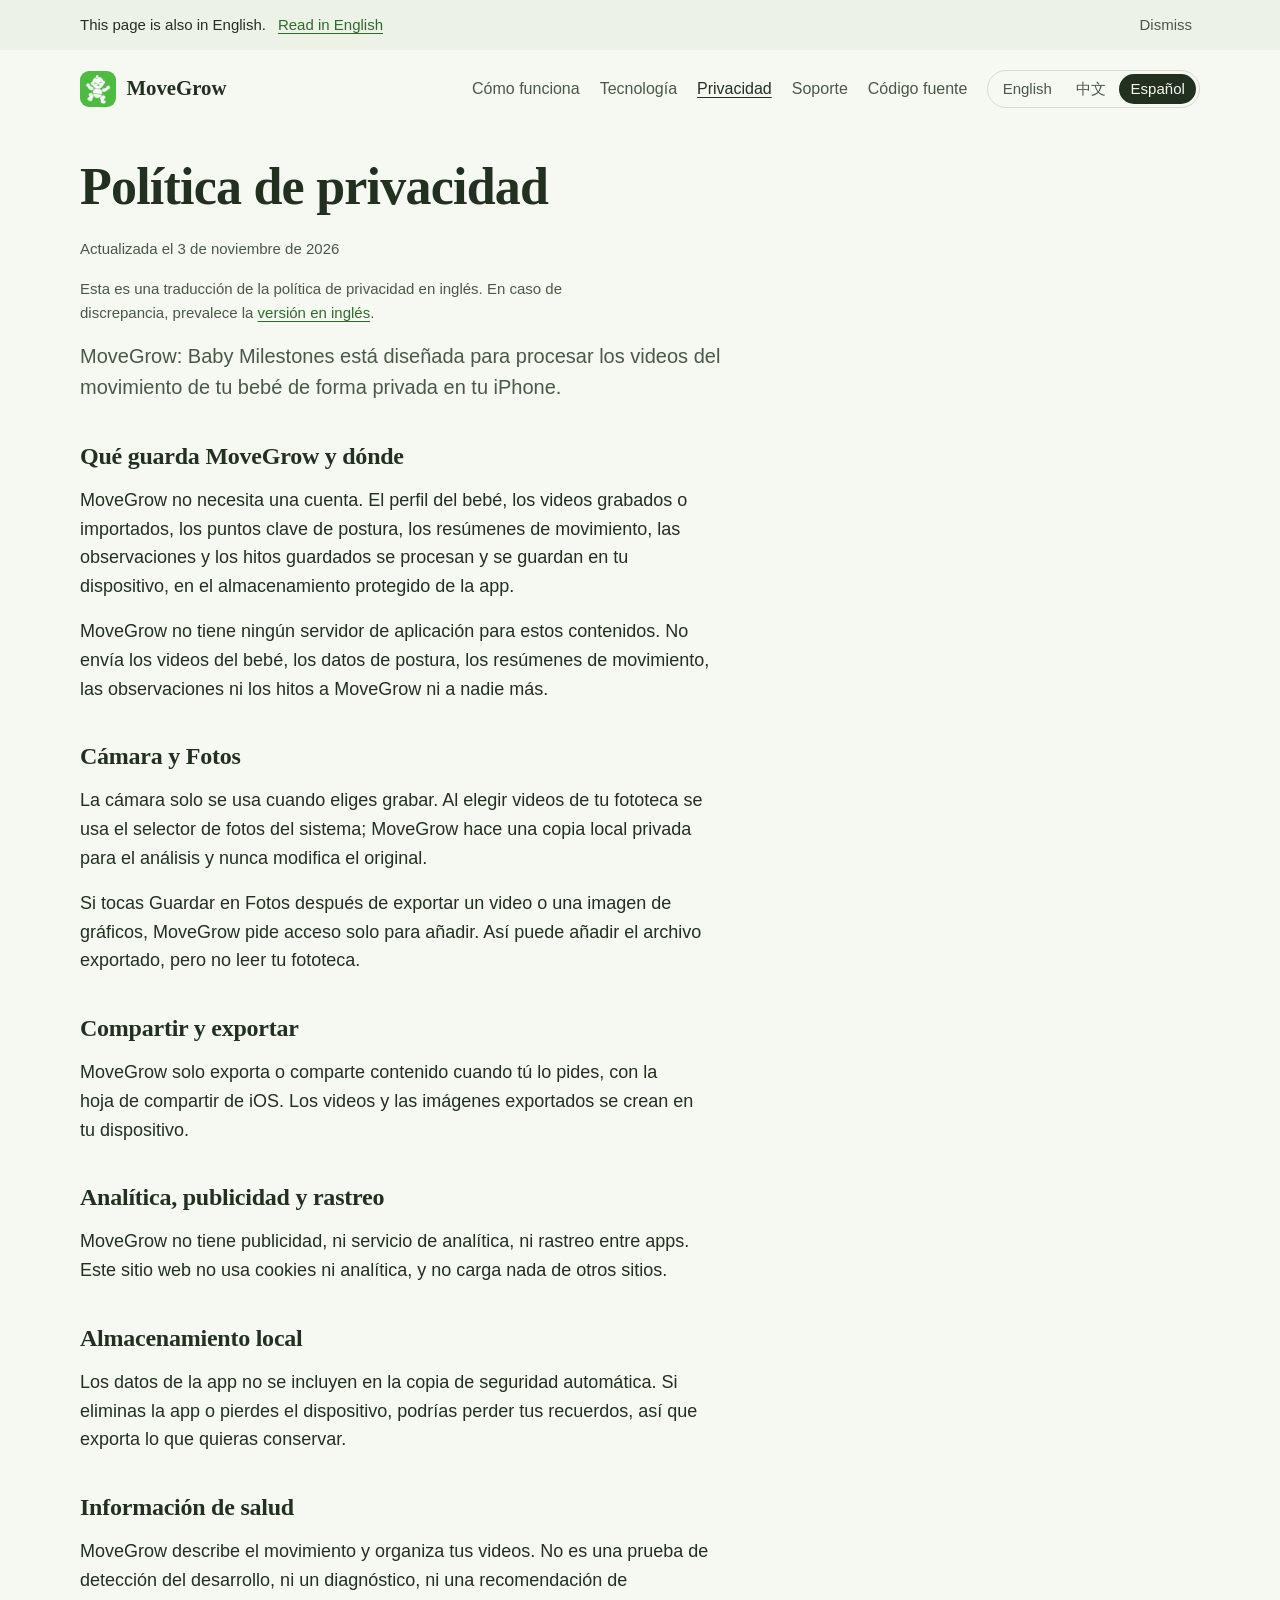
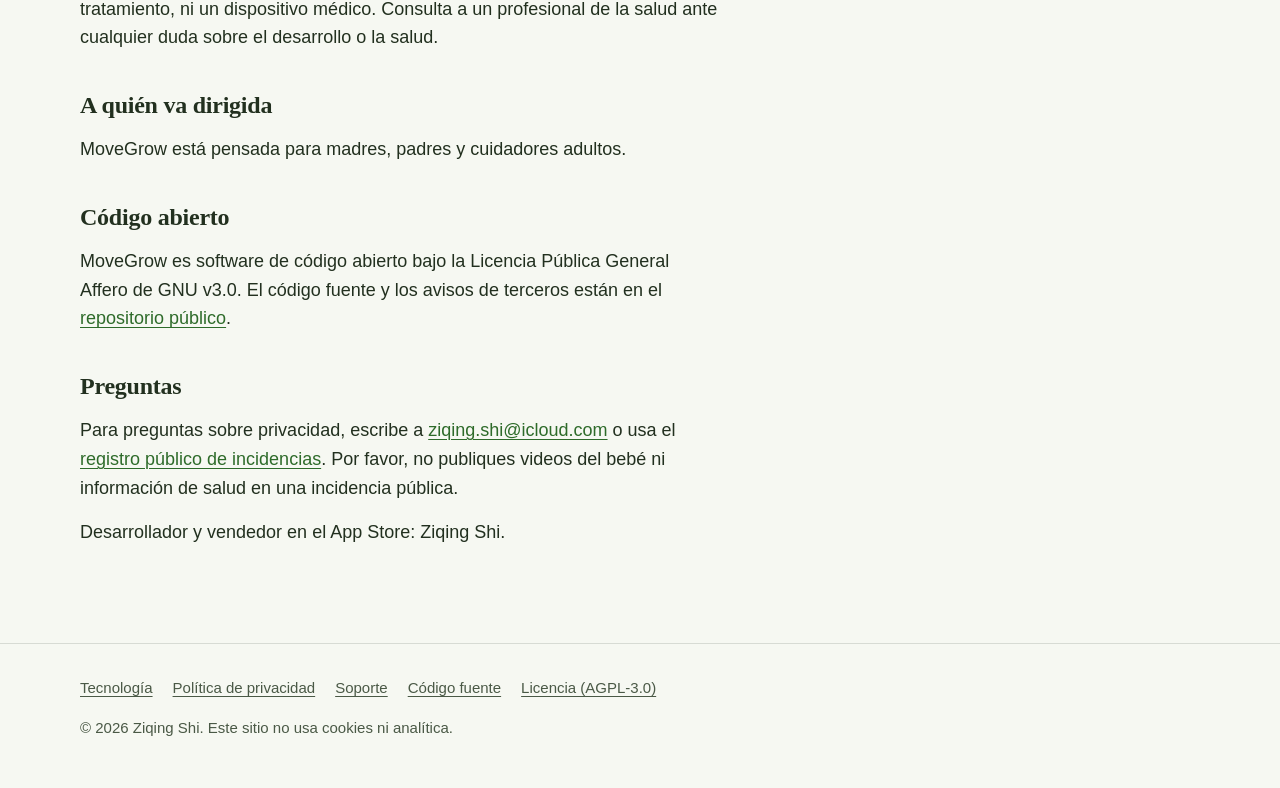
<file: docs/es/privacy.html>
<!doctype html>
<html lang="es">
<head>
  <meta charset="utf-8">
  <meta name="viewport" content="width=device-width, initial-scale=1">
  <meta http-equiv="Content-Security-Policy" content="default-src 'self'; img-src 'self'; style-src 'self'; script-src 'self'; connect-src 'none'; object-src 'none'; base-uri 'none'; form-action 'none'">
  <meta name="referrer" content="strict-origin-when-cross-origin">
  <title>Política de privacidad — MoveGrow</title>
  <meta name="description" content="Cómo trata MoveGrow los videos y los datos de tu bebé: en tu iPhone, sin cuenta, sin subir nada y sin rastreo.">
  <link rel="canonical" href="https://seesaw-earth.github.io/MoveGrow/es/privacy.html">
  <link rel="alternate" hreflang="en" href="https://seesaw-earth.github.io/MoveGrow/privacy.html">
  <link rel="alternate" hreflang="zh-Hans" href="https://seesaw-earth.github.io/MoveGrow/zh/privacy.html">
  <link rel="alternate" hreflang="es" href="https://seesaw-earth.github.io/MoveGrow/es/privacy.html">
  <link rel="alternate" hreflang="x-default" href="https://seesaw-earth.github.io/MoveGrow/privacy.html">
  <meta name="theme-color" content="#F6F8F2" media="(prefers-color-scheme: light)">
  <meta name="theme-color" content="#111A10" media="(prefers-color-scheme: dark)">
  <meta name="color-scheme" content="light dark">
  <link rel="icon" type="image/png" sizes="32x32" href="../assets/icon-32.png">
  <link rel="apple-touch-icon" href="../assets/icon-180.png">
  <meta property="og:type" content="website">
  <meta property="og:site_name" content="MoveGrow">
  <meta property="og:title" content="Política de privacidad — MoveGrow">
  <meta property="og:description" content="Cómo trata MoveGrow los videos y los datos de tu bebé: en tu iPhone, sin cuenta, sin subir nada y sin rastreo.">
  <meta property="og:url" content="https://seesaw-earth.github.io/MoveGrow/es/privacy.html">
  <meta property="og:image" content="https://seesaw-earth.github.io/MoveGrow/assets/og-es.png">
  <meta property="og:image:width" content="1200">
  <meta property="og:image:height" content="630">
  <meta property="og:image:alt" content="El icono de la app MoveGrow junto al esqueleto del movimiento de un bebé y los gráficos de velocidad de brazos y piernas.">
  <meta property="og:locale" content="es_ES">
  <meta property="og:locale:alternate" content="en_US">
  <meta property="og:locale:alternate" content="zh_CN">
  <meta name="twitter:card" content="summary_large_image">
  <link rel="stylesheet" href="../assets/site.css?v=20261112">
</head>
<body>
<a class="skip" href="#main">Saltar al contenido</a>
<div class="lang-hint" id="lang-hint" hidden><div class="wrap"><span data-offer="en" lang="en" hidden>This page is also in English. <a href="../privacy.html" hreflang="en">Read in English</a><button type="button">Dismiss</button></span><span data-offer="zh" lang="zh-Hans" hidden>这个页面有中文版。 <a href="../zh/privacy.html" hreflang="zh-Hans">查看中文版</a><button type="button">关闭</button></span></div></div>
<header class="site-header">
  <div class="wrap">
    <a class="brand" href="./"><img src="../assets/icon-180.png" alt="" width="36" height="36">MoveGrow</a>
    <nav class="site-nav" aria-label="MoveGrow">
      <a class="section-link" href="./#how">Cómo funciona</a>
      <a class="section-link" href="tech.html">Tecnología</a>
      <a class="section-link" href="privacy.html" aria-current="page">Privacidad</a>
      <a class="section-link" href="support.html">Soporte</a>
      <a class="section-link" href="https://github.com/seesaw-earth/MoveGrow">Código fuente</a>
      <span class="langs" role="group" aria-label="Idioma"><a href="../privacy.html" hreflang="en" lang="en">English</a><a href="../zh/privacy.html" hreflang="zh-Hans" lang="zh-Hans">中文</a><a href="../es/privacy.html" hreflang="es" lang="es" aria-current="true">Español</a></span>
    </nav>
  </div>
</header>
<main id="main" class="doc">
  <div class="wrap">
    <article>
      <h1>Política de privacidad</h1>
      <p class="note">Actualizada el 3 de noviembre de 2026</p>
      <p class="note">Esta es una traducción de la política de privacidad en inglés. En caso de discrepancia, prevalece la <a href="../privacy.html">versión en inglés</a>.</p>
      <p class="lead">MoveGrow: Baby Milestones está diseñada para procesar los videos del movimiento de tu bebé de forma privada en tu iPhone.</p>
      <h2>Qué guarda MoveGrow y dónde</h2>
      <p>MoveGrow no necesita una cuenta. El perfil del bebé, los videos grabados o importados, los puntos clave de postura, los resúmenes de movimiento, las observaciones y los hitos guardados se procesan y se guardan en tu dispositivo, en el almacenamiento protegido de la app.</p>
      <p>MoveGrow no tiene ningún servidor de aplicación para estos contenidos. No envía los videos del bebé, los datos de postura, los resúmenes de movimiento, las observaciones ni los hitos a MoveGrow ni a nadie más.</p>
      <h2>Cámara y Fotos</h2>
      <p>La cámara solo se usa cuando eliges grabar. Al elegir videos de tu fototeca se usa el selector de fotos del sistema; MoveGrow hace una copia local privada para el análisis y nunca modifica el original.</p>
      <p>Si tocas Guardar en Fotos después de exportar un video o una imagen de gráficos, MoveGrow pide acceso solo para añadir. Así puede añadir el archivo exportado, pero no leer tu fototeca.</p>
      <h2>Compartir y exportar</h2>
      <p>MoveGrow solo exporta o comparte contenido cuando tú lo pides, con la hoja de compartir de iOS. Los videos y las imágenes exportados se crean en tu dispositivo.</p>
      <h2>Analítica, publicidad y rastreo</h2>
      <p>MoveGrow no tiene publicidad, ni servicio de analítica, ni rastreo entre apps. Este sitio web no usa cookies ni analítica, y no carga nada de otros sitios.</p>
      <h2>Almacenamiento local</h2>
      <p>Los datos de la app no se incluyen en la copia de seguridad automática. Si eliminas la app o pierdes el dispositivo, podrías perder tus recuerdos, así que exporta lo que quieras conservar.</p>
      <h2>Información de salud</h2>
      <p>MoveGrow describe el movimiento y organiza tus videos. No es una prueba de detección del desarrollo, ni un diagnóstico, ni una recomendación de tratamiento, ni un dispositivo médico. Consulta a un profesional de la salud ante cualquier duda sobre el desarrollo o la salud.</p>
      <h2>A quién va dirigida</h2>
      <p>MoveGrow está pensada para madres, padres y cuidadores adultos.</p>
      <h2>Código abierto</h2>
      <p>MoveGrow es software de código abierto bajo la Licencia Pública General Affero de GNU v3.0. El código fuente y los avisos de terceros están en el <a href="https://github.com/seesaw-earth/MoveGrow">repositorio público</a>.</p>
      <h2>Preguntas</h2>
      <p>Para preguntas sobre privacidad, escribe a <a href="mailto:ziqing.shi@icloud.com">ziqing.shi@icloud.com</a> o usa el <a href="https://github.com/seesaw-earth/MoveGrow/issues">registro público de incidencias</a>. Por favor, no publiques videos del bebé ni información de salud en una incidencia pública.</p>
      <p>Desarrollador y vendedor en el App Store: Ziqing Shi.</p>
    </article>
  </div>
</main>
<footer class="site-footer">
  <div class="wrap">
    <nav aria-label="MoveGrow">
      <a href="tech.html">Tecnología</a>
      <a href="privacy.html">Política de privacidad</a>
      <a href="support.html">Soporte</a>
      <a href="https://github.com/seesaw-earth/MoveGrow">Código fuente</a>
      <a href="https://github.com/seesaw-earth/MoveGrow/blob/main/LICENSE">Licencia (AGPL-3.0)</a>
    </nav>
    <p class="legal">© 2026 Ziqing Shi. Este sitio no usa cookies ni analítica.</p>
  </div>
</footer>
<script src="../assets/site.js?v=20261112"></script>
</body>
</html>
</file>
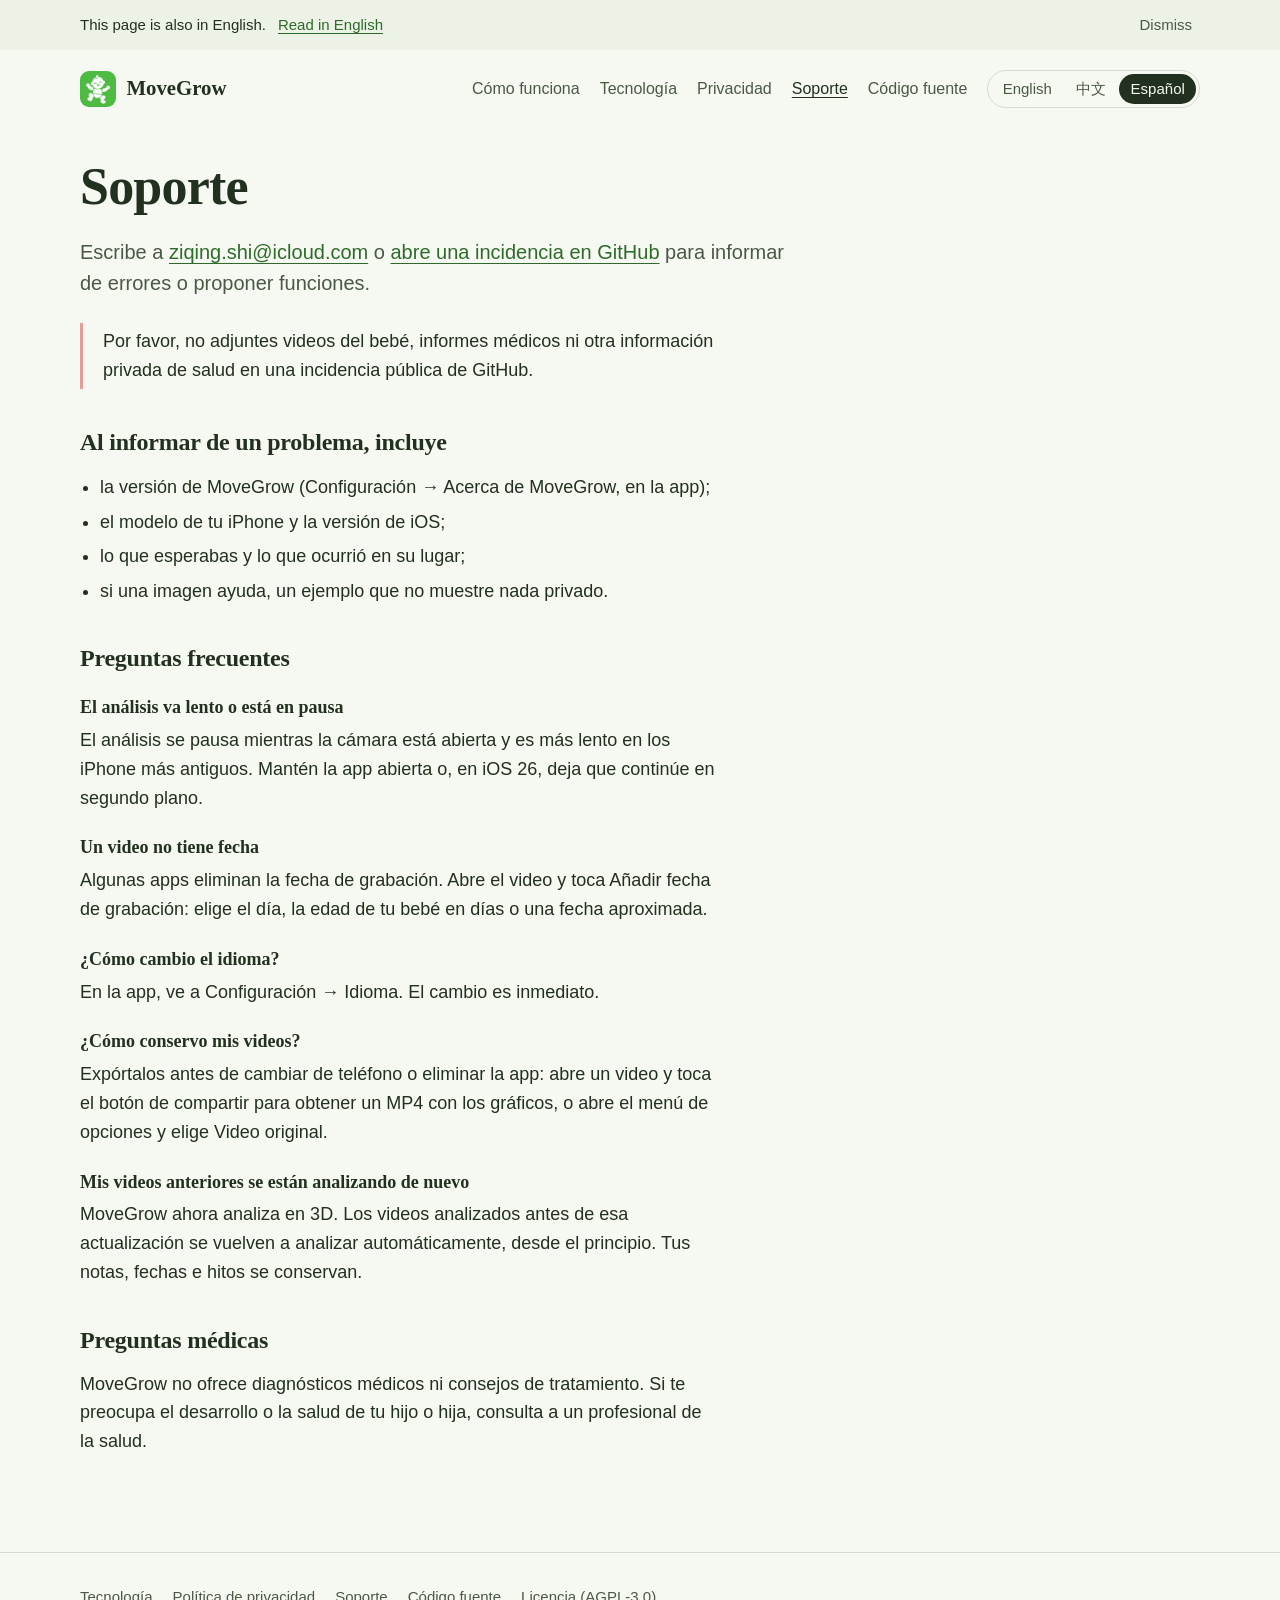
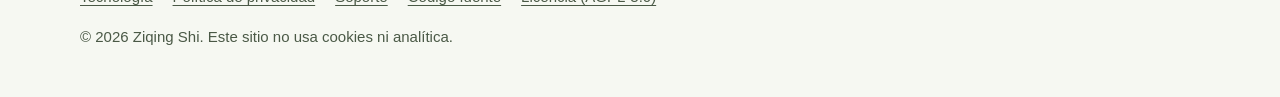
<file: docs/es/support.html>
<!doctype html>
<html lang="es">
<head>
  <meta charset="utf-8">
  <meta name="viewport" content="width=device-width, initial-scale=1">
  <meta http-equiv="Content-Security-Policy" content="default-src 'self'; img-src 'self'; style-src 'self'; script-src 'self'; connect-src 'none'; object-src 'none'; base-uri 'none'; form-action 'none'">
  <meta name="referrer" content="strict-origin-when-cross-origin">
  <title>Soporte — MoveGrow</title>
  <meta name="description" content="Ayuda con MoveGrow: contacto, cómo informar de un problema y preguntas frecuentes.">
  <link rel="canonical" href="https://seesaw-earth.github.io/MoveGrow/es/support.html">
  <link rel="alternate" hreflang="en" href="https://seesaw-earth.github.io/MoveGrow/support.html">
  <link rel="alternate" hreflang="zh-Hans" href="https://seesaw-earth.github.io/MoveGrow/zh/support.html">
  <link rel="alternate" hreflang="es" href="https://seesaw-earth.github.io/MoveGrow/es/support.html">
  <link rel="alternate" hreflang="x-default" href="https://seesaw-earth.github.io/MoveGrow/support.html">
  <meta name="theme-color" content="#F6F8F2" media="(prefers-color-scheme: light)">
  <meta name="theme-color" content="#111A10" media="(prefers-color-scheme: dark)">
  <meta name="color-scheme" content="light dark">
  <link rel="icon" type="image/png" sizes="32x32" href="../assets/icon-32.png">
  <link rel="apple-touch-icon" href="../assets/icon-180.png">
  <meta property="og:type" content="website">
  <meta property="og:site_name" content="MoveGrow">
  <meta property="og:title" content="Soporte — MoveGrow">
  <meta property="og:description" content="Ayuda con MoveGrow: contacto, cómo informar de un problema y preguntas frecuentes.">
  <meta property="og:url" content="https://seesaw-earth.github.io/MoveGrow/es/support.html">
  <meta property="og:image" content="https://seesaw-earth.github.io/MoveGrow/assets/og-es.png">
  <meta property="og:image:width" content="1200">
  <meta property="og:image:height" content="630">
  <meta property="og:image:alt" content="El icono de la app MoveGrow junto al esqueleto del movimiento de un bebé y los gráficos de velocidad de brazos y piernas.">
  <meta property="og:locale" content="es_ES">
  <meta property="og:locale:alternate" content="en_US">
  <meta property="og:locale:alternate" content="zh_CN">
  <meta name="twitter:card" content="summary_large_image">
  <link rel="stylesheet" href="../assets/site.css?v=20261112">
</head>
<body>
<a class="skip" href="#main">Saltar al contenido</a>
<div class="lang-hint" id="lang-hint" hidden><div class="wrap"><span data-offer="en" lang="en" hidden>This page is also in English. <a href="../support.html" hreflang="en">Read in English</a><button type="button">Dismiss</button></span><span data-offer="zh" lang="zh-Hans" hidden>这个页面有中文版。 <a href="../zh/support.html" hreflang="zh-Hans">查看中文版</a><button type="button">关闭</button></span></div></div>
<header class="site-header">
  <div class="wrap">
    <a class="brand" href="./"><img src="../assets/icon-180.png" alt="" width="36" height="36">MoveGrow</a>
    <nav class="site-nav" aria-label="MoveGrow">
      <a class="section-link" href="./#how">Cómo funciona</a>
      <a class="section-link" href="tech.html">Tecnología</a>
      <a class="section-link" href="privacy.html">Privacidad</a>
      <a class="section-link" href="support.html" aria-current="page">Soporte</a>
      <a class="section-link" href="https://github.com/seesaw-earth/MoveGrow">Código fuente</a>
      <span class="langs" role="group" aria-label="Idioma"><a href="../support.html" hreflang="en" lang="en">English</a><a href="../zh/support.html" hreflang="zh-Hans" lang="zh-Hans">中文</a><a href="../es/support.html" hreflang="es" lang="es" aria-current="true">Español</a></span>
    </nav>
  </div>
</header>
<main id="main" class="doc">
  <div class="wrap">
    <article>
      <h1>Soporte</h1>
      <p class="lead">Escribe a <a href="mailto:ziqing.shi@icloud.com">ziqing.shi@icloud.com</a> o <a href="https://github.com/seesaw-earth/MoveGrow/issues">abre una incidencia en GitHub</a> para informar de errores o proponer funciones.</p>
      <div class="callout"><p>Por favor, no adjuntes videos del bebé, informes médicos ni otra información privada de salud en una incidencia pública de GitHub.</p></div>
      <h2>Al informar de un problema, incluye</h2>
      <ul>
        <li>la versión de MoveGrow (Configuración → Acerca de MoveGrow, en la app);</li>
        <li>el modelo de tu iPhone y la versión de iOS;</li>
        <li>lo que esperabas y lo que ocurrió en su lugar;</li>
        <li>si una imagen ayuda, un ejemplo que no muestre nada privado.</li>
      </ul>
      <h2>Preguntas frecuentes</h2>
      <h3>El análisis va lento o está en pausa</h3>
      <p>El análisis se pausa mientras la cámara está abierta y es más lento en los iPhone más antiguos. Mantén la app abierta o, en iOS 26, deja que continúe en segundo plano.</p>
      <h3>Un video no tiene fecha</h3>
      <p>Algunas apps eliminan la fecha de grabación. Abre el video y toca Añadir fecha de grabación: elige el día, la edad de tu bebé en días o una fecha aproximada.</p>
      <h3>¿Cómo cambio el idioma?</h3>
      <p>En la app, ve a Configuración → Idioma. El cambio es inmediato.</p>
      <h3>¿Cómo conservo mis videos?</h3>
      <p>Expórtalos antes de cambiar de teléfono o eliminar la app: abre un video y toca el botón de compartir para obtener un MP4 con los gráficos, o abre el menú de opciones y elige Video original.</p>
      <h3>Mis videos anteriores se están analizando de nuevo</h3>
      <p>MoveGrow ahora analiza en 3D. Los videos analizados antes de esa actualización se vuelven a analizar automáticamente, desde el principio. Tus notas, fechas e hitos se conservan.</p>
      <h2>Preguntas médicas</h2>
      <p>MoveGrow no ofrece diagnósticos médicos ni consejos de tratamiento. Si te preocupa el desarrollo o la salud de tu hijo o hija, consulta a un profesional de la salud.</p>
    </article>
  </div>
</main>
<footer class="site-footer">
  <div class="wrap">
    <nav aria-label="MoveGrow">
      <a href="tech.html">Tecnología</a>
      <a href="privacy.html">Política de privacidad</a>
      <a href="support.html">Soporte</a>
      <a href="https://github.com/seesaw-earth/MoveGrow">Código fuente</a>
      <a href="https://github.com/seesaw-earth/MoveGrow/blob/main/LICENSE">Licencia (AGPL-3.0)</a>
    </nav>
    <p class="legal">© 2026 Ziqing Shi. Este sitio no usa cookies ni analítica.</p>
  </div>
</footer>
<script src="../assets/site.js?v=20261112"></script>
</body>
</html>
</file>
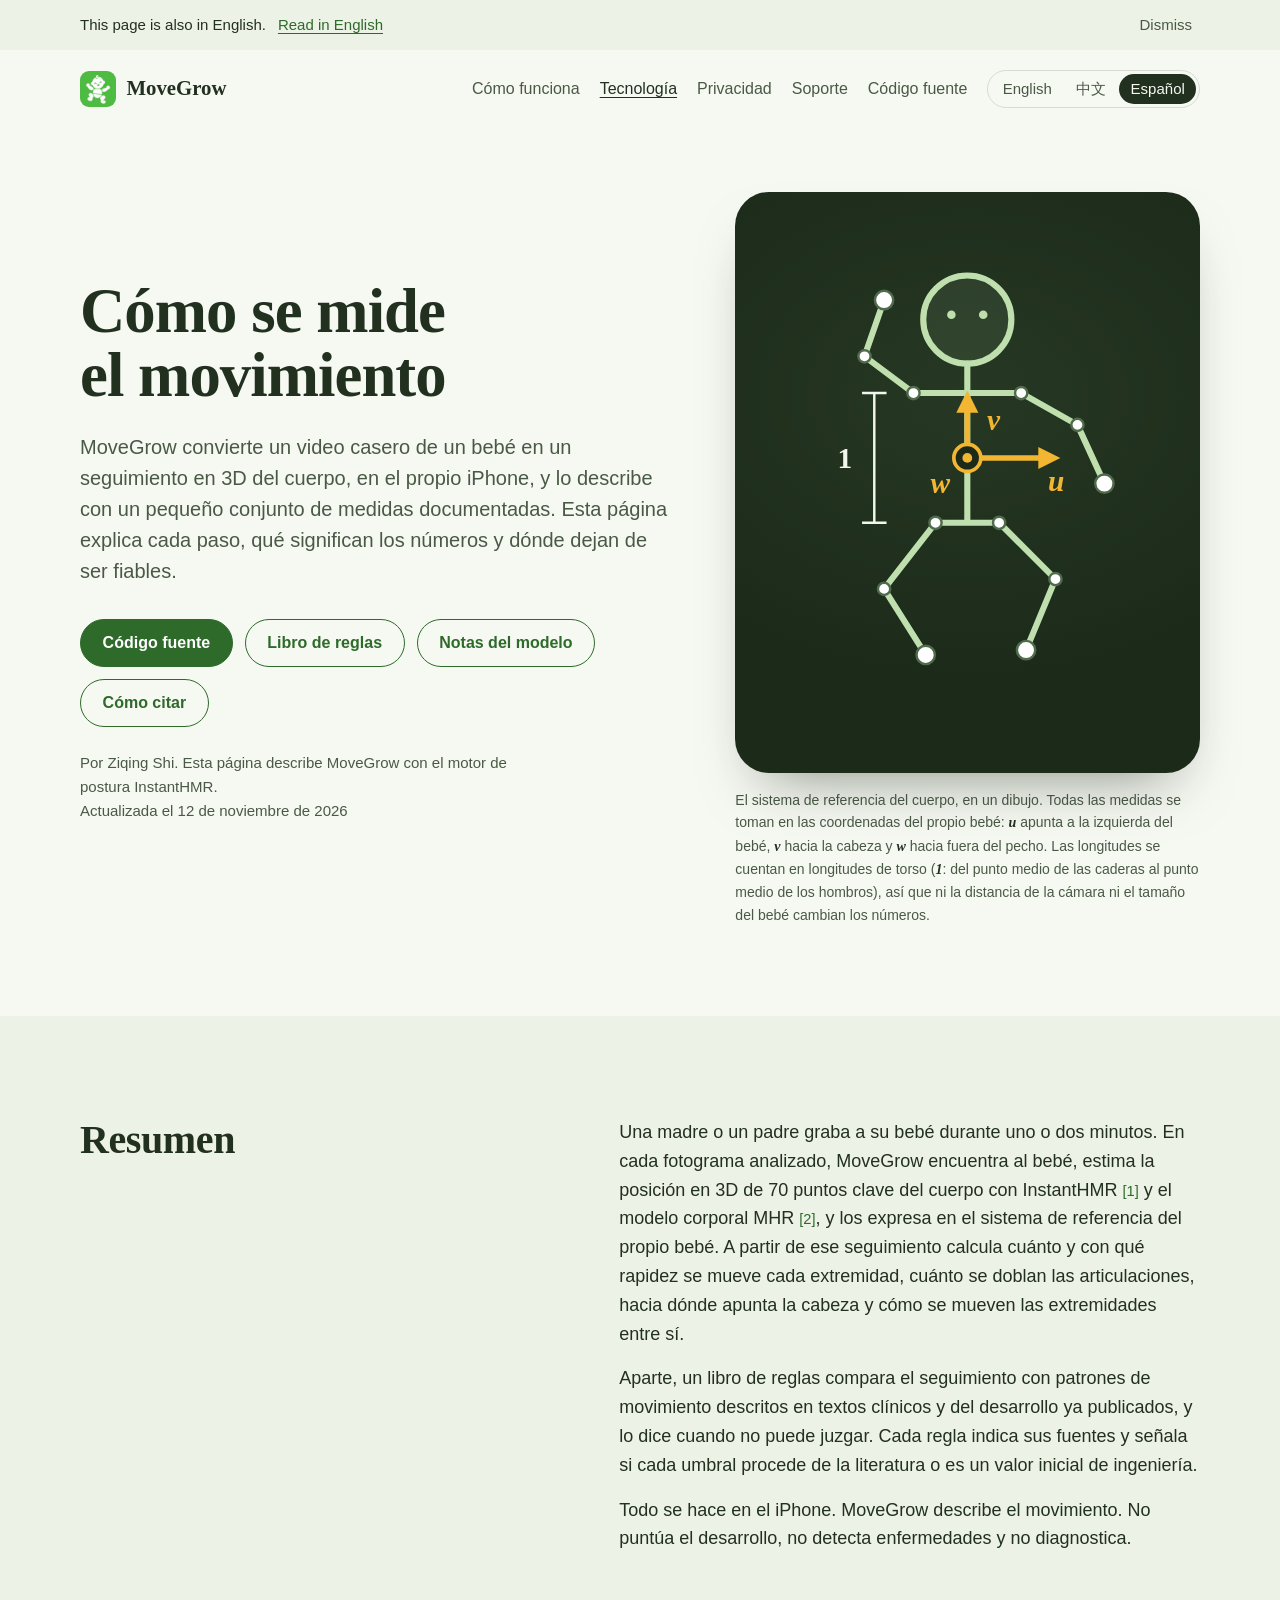
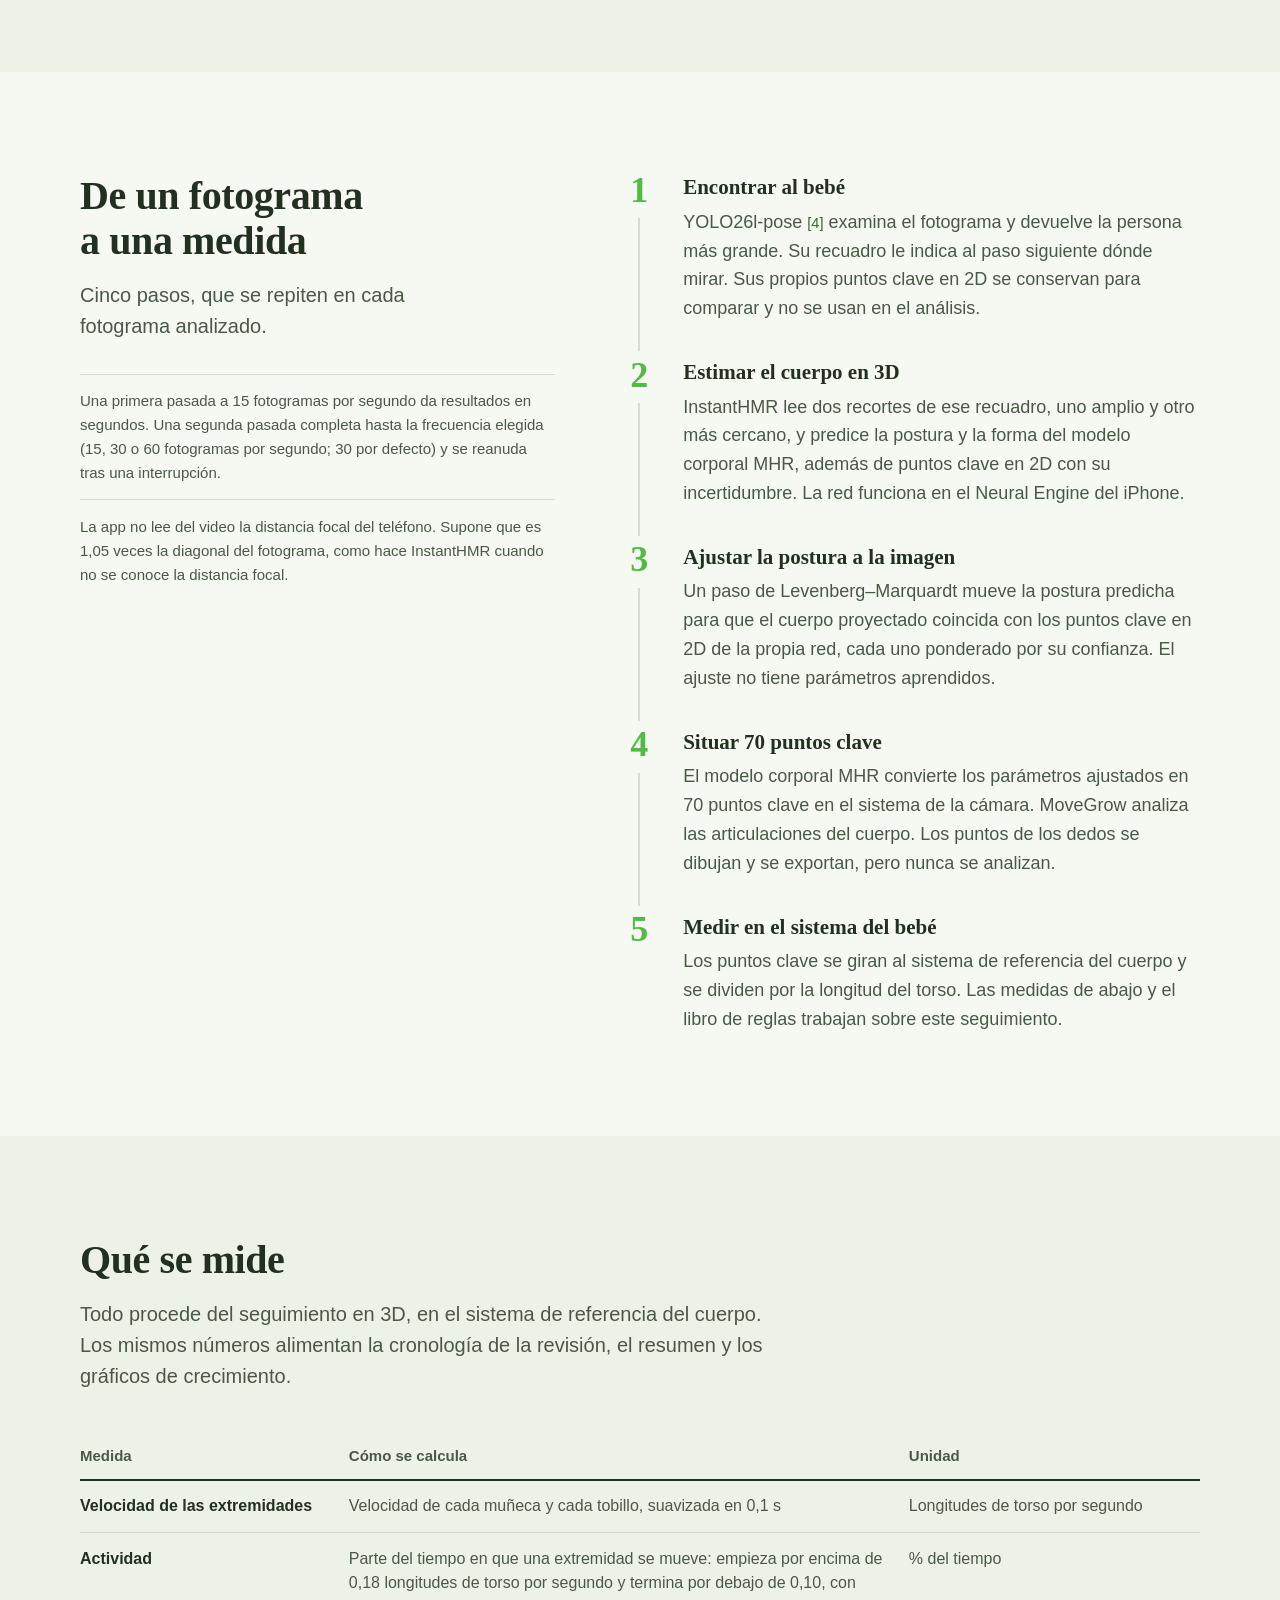
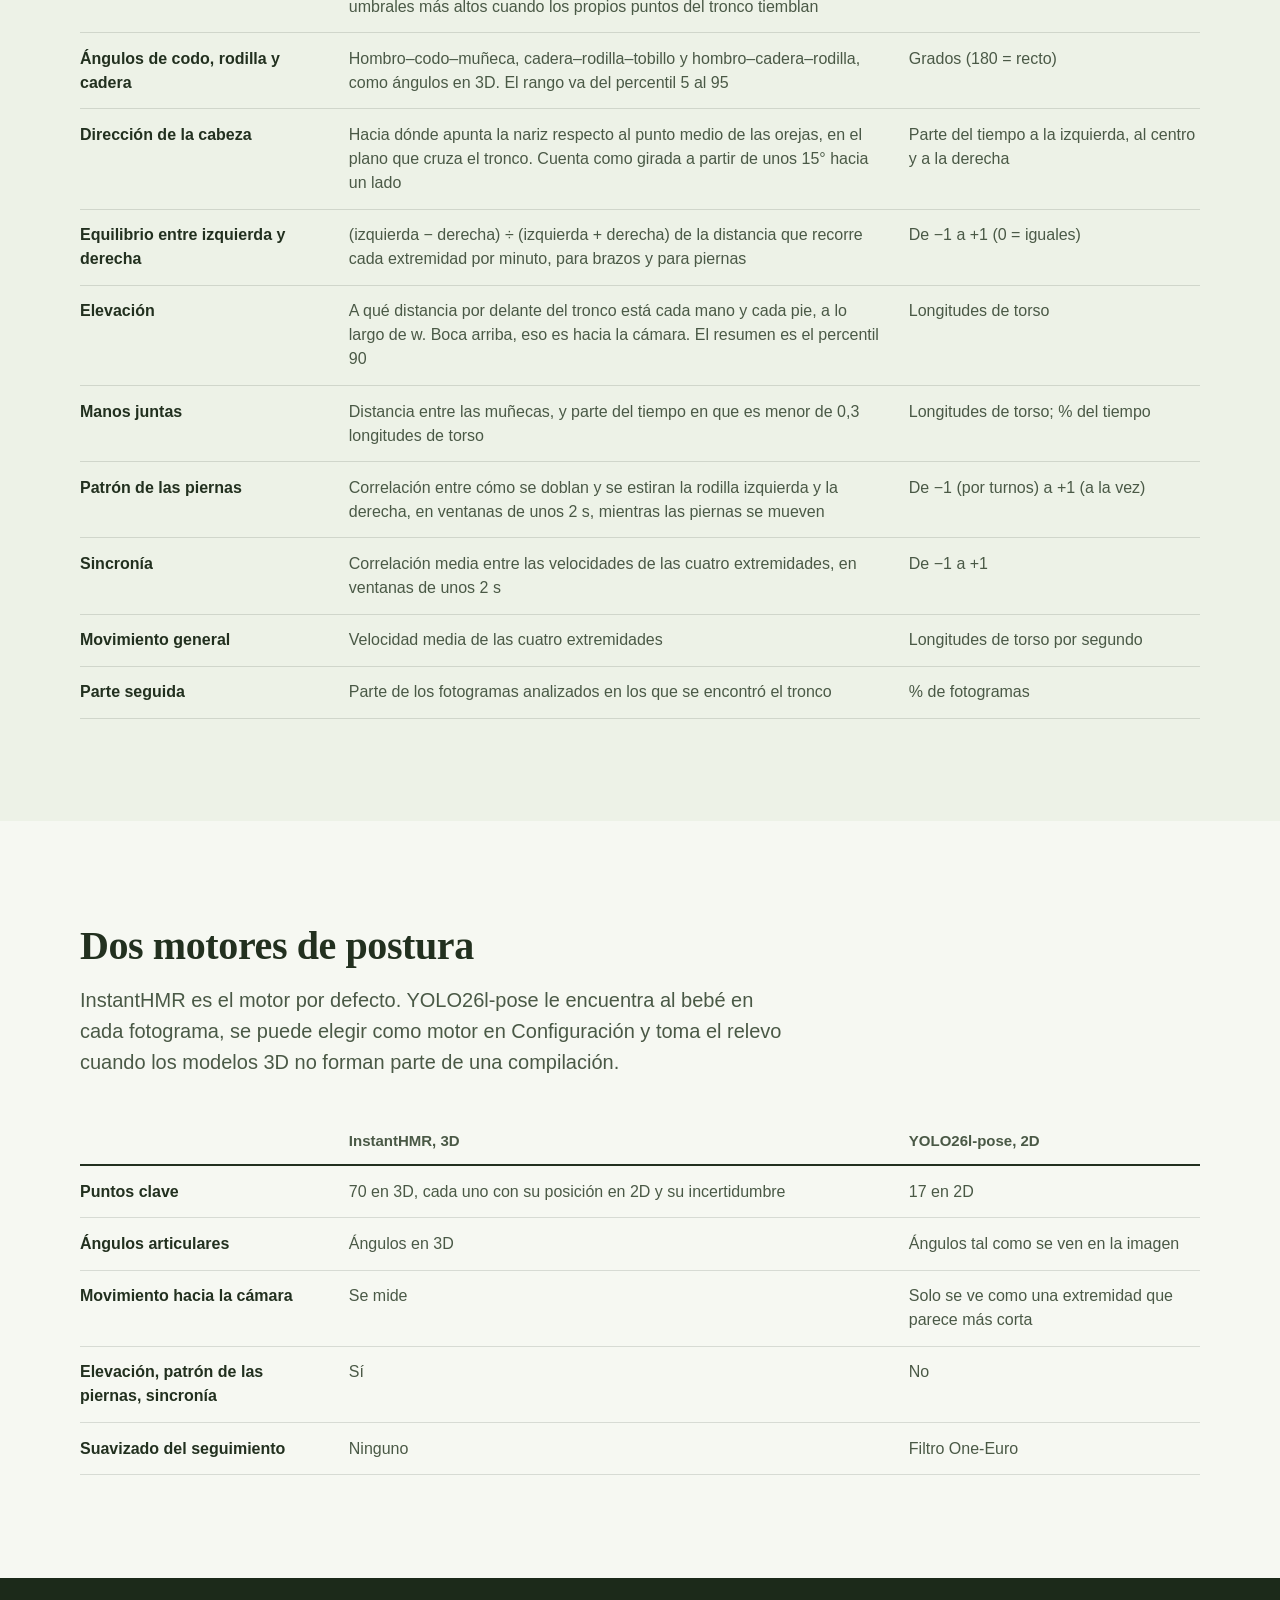
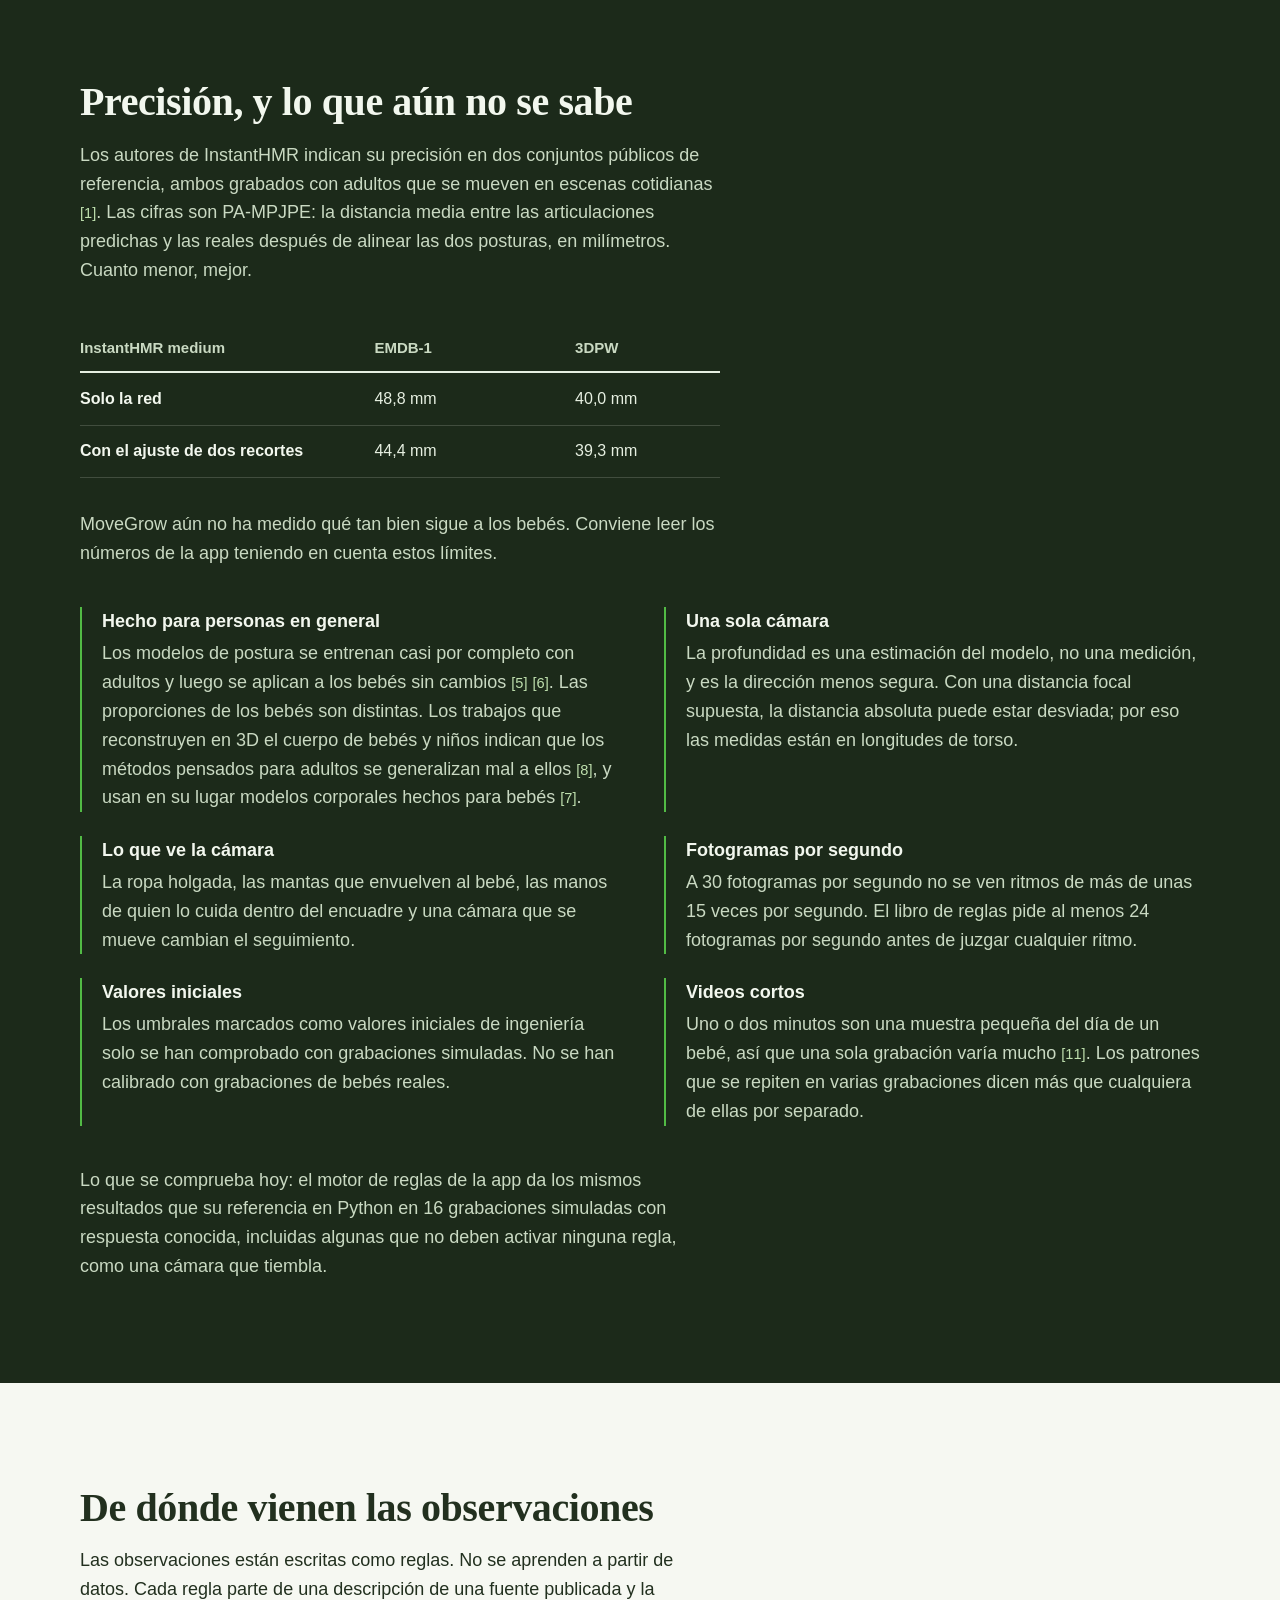
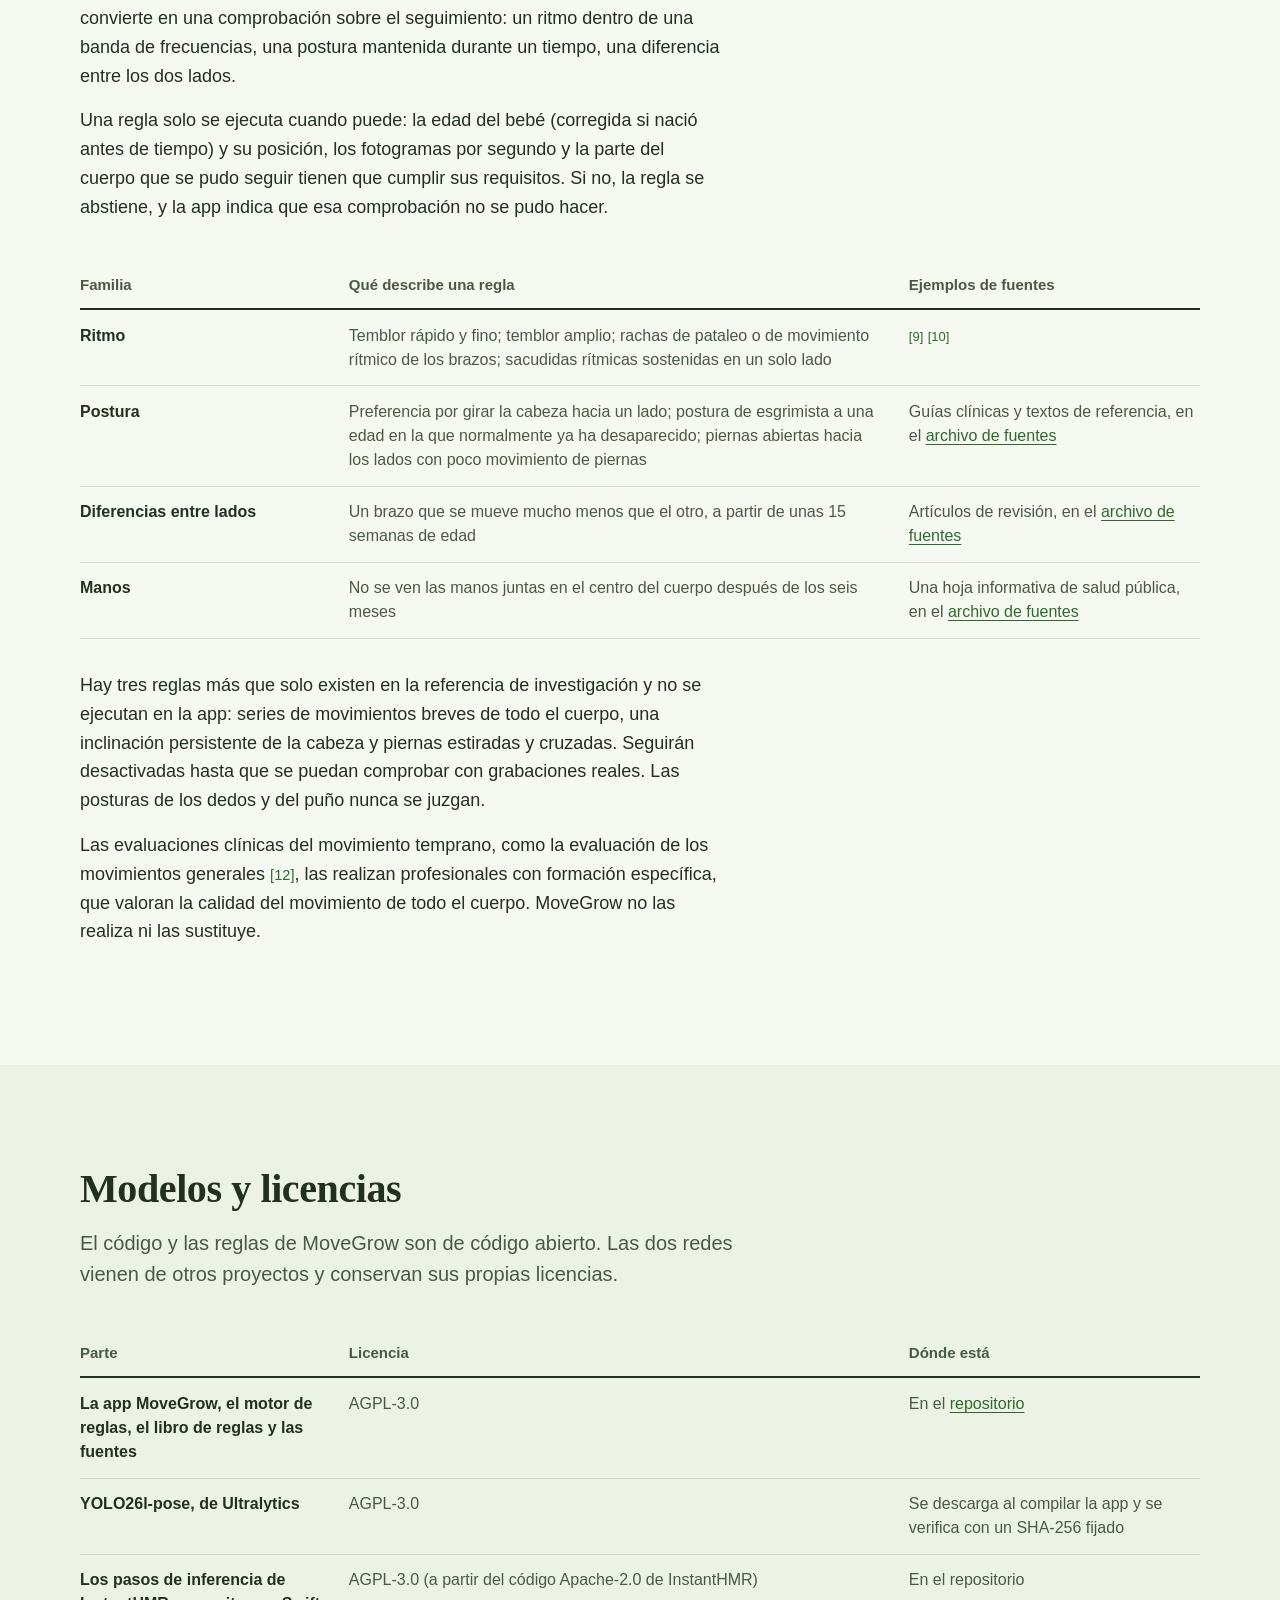
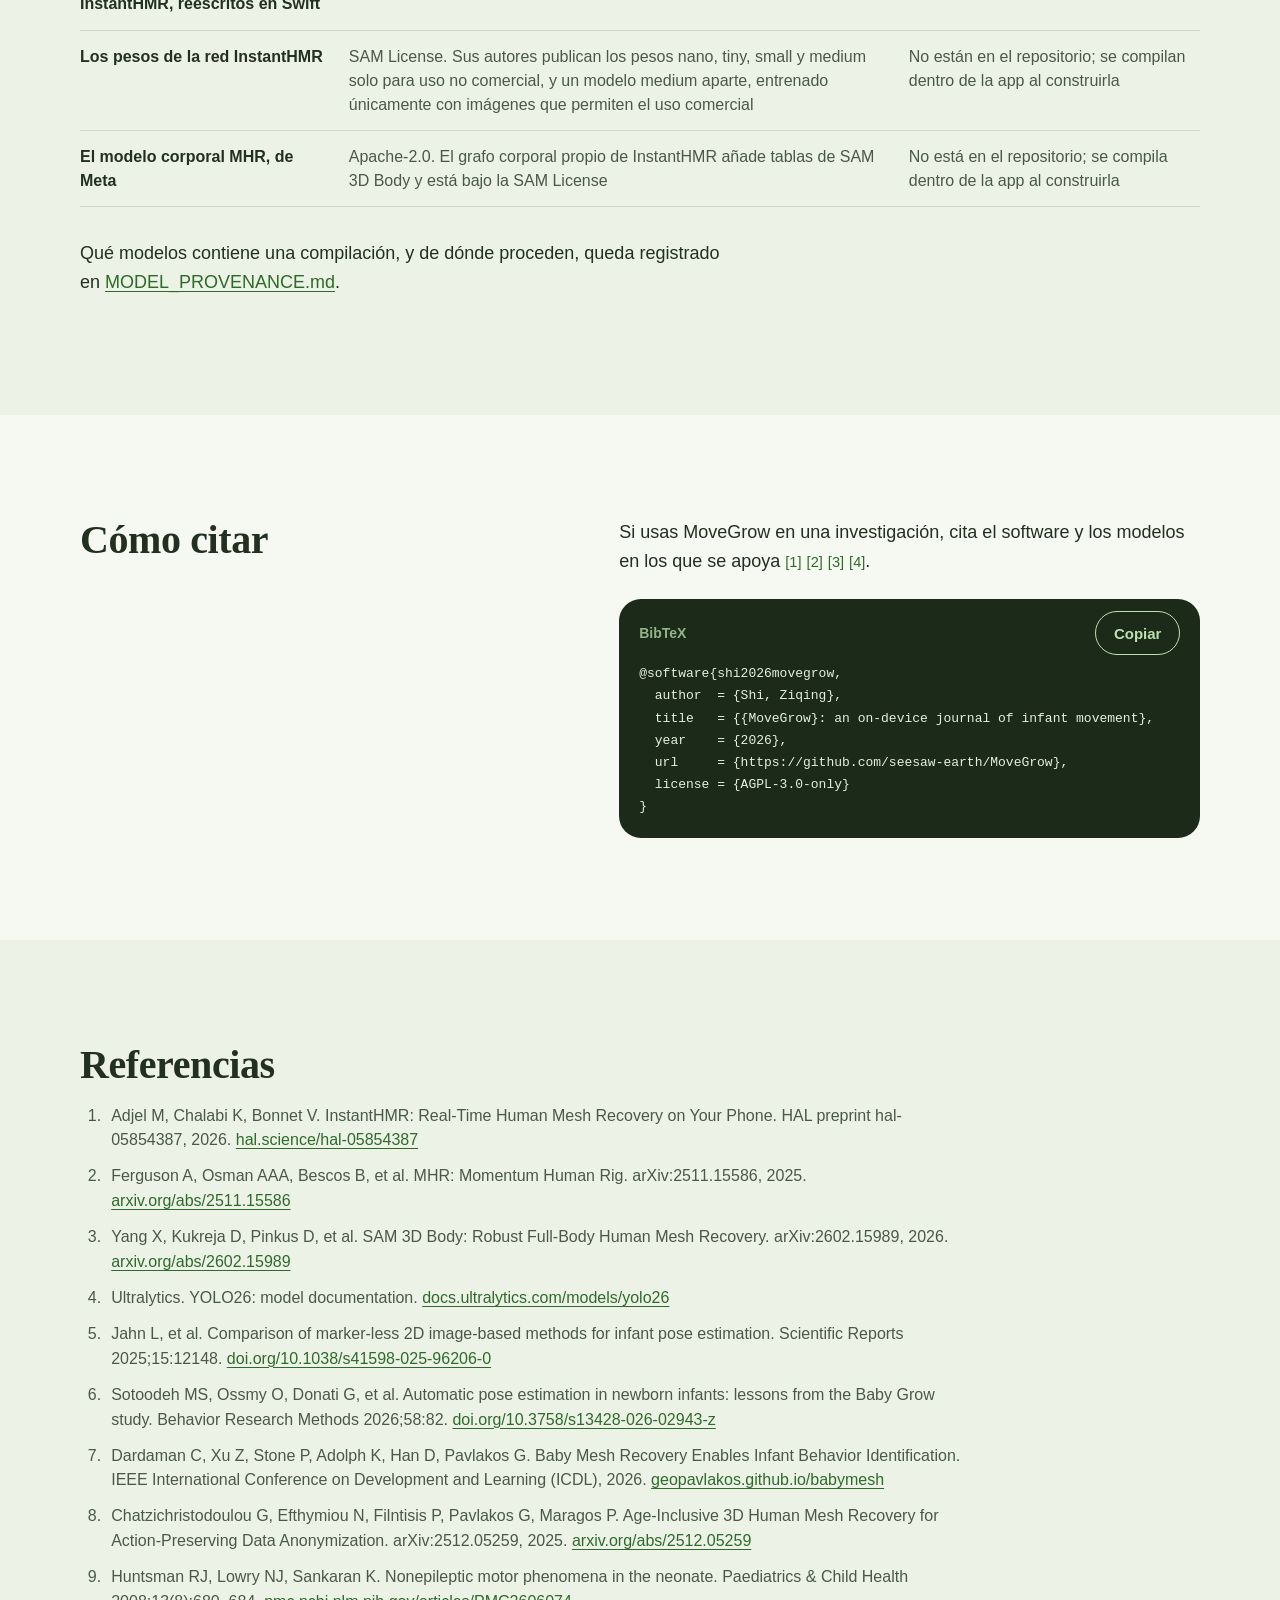
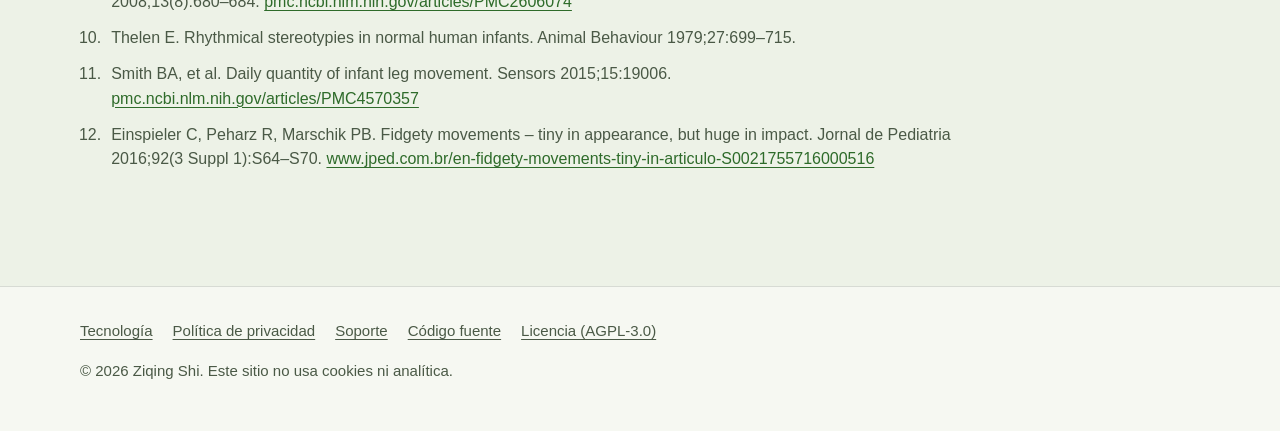
<file: docs/es/tech.html>
<!doctype html>
<html lang="es">
<head>
  <meta charset="utf-8">
  <meta name="viewport" content="width=device-width, initial-scale=1">
  <meta http-equiv="Content-Security-Policy" content="default-src 'self'; img-src 'self'; style-src 'self'; script-src 'self'; connect-src 'none'; object-src 'none'; base-uri 'none'; form-action 'none'">
  <meta name="referrer" content="strict-origin-when-cross-origin">
  <title>Cómo mide MoveGrow el movimiento — MoveGrow</title>
  <meta name="description" content="El método de MoveGrow: un modelo corporal en 3D que funciona en el iPhone, las medidas que se calculan a partir de él, de dónde vienen y dónde dejan de ser fiables.">
  <link rel="canonical" href="https://seesaw-earth.github.io/MoveGrow/es/tech.html">
  <link rel="alternate" hreflang="en" href="https://seesaw-earth.github.io/MoveGrow/tech.html">
  <link rel="alternate" hreflang="zh-Hans" href="https://seesaw-earth.github.io/MoveGrow/zh/tech.html">
  <link rel="alternate" hreflang="es" href="https://seesaw-earth.github.io/MoveGrow/es/tech.html">
  <link rel="alternate" hreflang="x-default" href="https://seesaw-earth.github.io/MoveGrow/tech.html">
  <meta name="theme-color" content="#F6F8F2" media="(prefers-color-scheme: light)">
  <meta name="theme-color" content="#111A10" media="(prefers-color-scheme: dark)">
  <meta name="color-scheme" content="light dark">
  <link rel="icon" type="image/png" sizes="32x32" href="../assets/icon-32.png">
  <link rel="apple-touch-icon" href="../assets/icon-180.png">
  <meta property="og:type" content="website">
  <meta property="og:site_name" content="MoveGrow">
  <meta property="og:title" content="Cómo mide MoveGrow el movimiento — MoveGrow">
  <meta property="og:description" content="El método de MoveGrow: un modelo corporal en 3D que funciona en el iPhone, las medidas que se calculan a partir de él, de dónde vienen y dónde dejan de ser fiables.">
  <meta property="og:url" content="https://seesaw-earth.github.io/MoveGrow/es/tech.html">
  <meta property="og:image" content="https://seesaw-earth.github.io/MoveGrow/assets/og-es.png">
  <meta property="og:image:width" content="1200">
  <meta property="og:image:height" content="630">
  <meta property="og:image:alt" content="El icono de la app MoveGrow junto al esqueleto del movimiento de un bebé y los gráficos de velocidad de brazos y piernas.">
  <meta property="og:locale" content="es_ES">
  <meta property="og:locale:alternate" content="en_US">
  <meta property="og:locale:alternate" content="zh_CN">
  <meta name="twitter:card" content="summary_large_image">
  <link rel="stylesheet" href="../assets/site.css?v=20261112">
</head>
<body>
<a class="skip" href="#main">Saltar al contenido</a>
<div class="lang-hint" id="lang-hint" hidden><div class="wrap"><span data-offer="en" lang="en" hidden>This page is also in English. <a href="../tech.html" hreflang="en">Read in English</a><button type="button">Dismiss</button></span><span data-offer="zh" lang="zh-Hans" hidden>这个页面有中文版。 <a href="../zh/tech.html" hreflang="zh-Hans">查看中文版</a><button type="button">关闭</button></span></div></div>
<header class="site-header">
  <div class="wrap">
    <a class="brand" href="./"><img src="../assets/icon-180.png" alt="" width="36" height="36">MoveGrow</a>
    <nav class="site-nav" aria-label="MoveGrow">
      <a class="section-link" href="./#how">Cómo funciona</a>
      <a class="section-link" href="tech.html" aria-current="page">Tecnología</a>
      <a class="section-link" href="privacy.html">Privacidad</a>
      <a class="section-link" href="support.html">Soporte</a>
      <a class="section-link" href="https://github.com/seesaw-earth/MoveGrow">Código fuente</a>
      <span class="langs" role="group" aria-label="Idioma"><a href="../tech.html" hreflang="en" lang="en">English</a><a href="../zh/tech.html" hreflang="zh-Hans" lang="zh-Hans">中文</a><a href="../es/tech.html" hreflang="es" lang="es" aria-current="true">Español</a></span>
    </nav>
  </div>
</header>
<main id="main" class="tech">
  <section class="hero">
    <div class="wrap">
      <div class="hero-copy">
        <h1>Cómo se mide<br>el movimiento</h1>
        <p class="lead">MoveGrow convierte un video casero de un bebé en un seguimiento en 3D del cuerpo, en el propio iPhone, y lo describe con un pequeño conjunto de medidas documentadas. Esta página explica cada paso, qué significan los números y dónde dejan de ser fiables.</p>
        <div class="actions"><a class="button primary" href="https://github.com/seesaw-earth/MoveGrow">Código fuente</a><a class="button" href="https://github.com/seesaw-earth/MoveGrow/blob/main/MoveGrow/Motor/Resources/rules.json">Libro de reglas</a><a class="button" href="https://github.com/seesaw-earth/MoveGrow/blob/main/INSTANTHMR.md">Notas del modelo</a><a class="button" href="#cite">Cómo citar</a></div>
        <p class="small byline">Por Ziqing Shi. Esta página describe MoveGrow con el motor de postura InstantHMR.<br>Actualizada el 12 de noviembre de 2026</p>
      </div>
      <figure class="specimen">
        <div class="panel frame-panel">
          <svg viewBox="0 0 360 450" role="img" aria-label="Dibujo: un bebé boca arriba, visto desde arriba, con tres flechas que salen del centro del tronco y una regla junto al tronco.">
            <circle class="bf-head" cx="180" cy="92" r="36"/>
            <circle class="bf-eye" cx="167" cy="88" r="3.5"/><circle class="bf-eye" cx="193" cy="88" r="3.5"/>
            <path class="bf-bone" d="M180 128V258M136 152H224M154 258H206M136 152L96 122L112 76M224 152L270 178L292 226M154 258L112 312L146 366M206 258L252 304L228 362"/>
            <g class="bf-joint"><circle cx="136" cy="152" r="5"/><circle cx="224" cy="152" r="5"/><circle cx="96" cy="122" r="5"/><circle cx="270" cy="178" r="5"/><circle cx="154" cy="258" r="5"/><circle cx="206" cy="258" r="5"/><circle cx="112" cy="312" r="5"/><circle cx="252" cy="304" r="5"/><circle cx="112" cy="76" r="7.5"/><circle cx="292" cy="226" r="7.5"/><circle cx="146" cy="366" r="7.5"/><circle cx="228" cy="362" r="7.5"/></g>
            <path class="bf-rule" d="M104 152V258M94 152H114M94 258H114"/>
            <text class="bf-label bf-one" x="80" y="213" text-anchor="middle">1</text>
            <path class="bf-axis" d="M180 205V166M180 205H240"/>
            <path class="bf-tip" d="M180 150L171 168H189ZM256 205L238 196V214Z"/>
            <circle class="bf-axis bf-w" cx="180" cy="205" r="11"/><circle class="bf-tip" cx="180" cy="205" r="4"/>
            <text class="bf-label" x="196" y="182">v</text>
            <text class="bf-label" x="246" y="232">u</text>
            <text class="bf-label" x="150" y="234">w</text>
          </svg>
        </div>
        <figcaption>El sistema de referencia del cuerpo, en un dibujo. Todas las medidas se toman en las coordenadas del propio bebé: <b>u</b> apunta a la izquierda del bebé, <b>v</b> hacia la cabeza y <b>w</b> hacia fuera del pecho. Las longitudes se cuentan en longitudes de torso (<b>1</b>: del punto medio de las caderas al punto medio de los hombros), así que ni la distancia de la cámara ni el tamaño del bebé cambian los números.</figcaption>
      </figure>
    </div>
  </section>

  <section class="tint">
    <div class="wrap split">
      <h2>Resumen</h2>
      <div>
        <p>Una madre o un padre graba a su bebé durante uno o dos minutos. En cada fotograma analizado, MoveGrow encuentra al bebé, estima la posición en 3D de 70 puntos clave del cuerpo con InstantHMR <a class="cite" href="#ref-1">[1]</a> y el modelo corporal MHR <a class="cite" href="#ref-2">[2]</a>, y los expresa en el sistema de referencia del propio bebé. A partir de ese seguimiento calcula cuánto y con qué rapidez se mueve cada extremidad, cuánto se doblan las articulaciones, hacia dónde apunta la cabeza y cómo se mueven las extremidades entre sí.</p>
        <p>Aparte, un libro de reglas compara el seguimiento con patrones de movimiento descritos en textos clínicos y del desarrollo ya publicados, y lo dice cuando no puede juzgar. Cada regla indica sus fuentes y señala si cada umbral procede de la literatura o es un valor inicial de ingeniería.</p>
        <p>Todo se hace en el iPhone. MoveGrow describe el movimiento. No puntúa el desarrollo, no detecta enfermedades y no diagnostica.</p>
      </div>
    </div>
  </section>

  <section id="pipeline">
    <div class="wrap pipeline">
      <div class="pipeline-head">
        <h2>De un fotograma a una medida</h2>
        <p class="lead">Cinco pasos, que se repiten en cada fotograma analizado.</p>
      </div>
      <ol class="stages">
        <li><h3>Encontrar al bebé</h3><p>YOLO26l-pose <a class="cite" href="#ref-4">[4]</a> examina el fotograma y devuelve la persona más grande. Su recuadro le indica al paso siguiente dónde mirar. Sus propios puntos clave en 2D se conservan para comparar y no se usan en el análisis.</p></li>
        <li><h3>Estimar el cuerpo en 3D</h3><p>InstantHMR lee dos recortes de ese recuadro, uno amplio y otro más cercano, y predice la postura y la forma del modelo corporal MHR, además de puntos clave en 2D con su incertidumbre. La red funciona en el Neural Engine del iPhone.</p></li>
        <li><h3>Ajustar la postura a la imagen</h3><p>Un paso de Levenberg–Marquardt mueve la postura predicha para que el cuerpo proyectado coincida con los puntos clave en 2D de la propia red, cada uno ponderado por su confianza. El ajuste no tiene parámetros aprendidos.</p></li>
        <li><h3>Situar 70 puntos clave</h3><p>El modelo corporal MHR convierte los parámetros ajustados en 70 puntos clave en el sistema de la cámara. MoveGrow analiza las articulaciones del cuerpo. Los puntos de los dedos se dibujan y se exportan, pero nunca se analizan.</p></li>
        <li><h3>Medir en el sistema del bebé</h3><p>Los puntos clave se giran al sistema de referencia del cuerpo y se dividen por la longitud del torso. Las medidas de abajo y el libro de reglas trabajan sobre este seguimiento.</p></li>
      </ol>
      <ul class="notes">
        <li>Una primera pasada a 15 fotogramas por segundo da resultados en segundos. Una segunda pasada completa hasta la frecuencia elegida (15, 30 o 60 fotogramas por segundo; 30 por defecto) y se reanuda tras una interrupción.</li>
        <li>La app no lee del video la distancia focal del teléfono. Supone que es 1,05 veces la diagonal del fotograma, como hace InstantHMR cuando no se conoce la distancia focal.</li>
      </ul>
    </div>
  </section>

  <section class="tint" id="measures">
    <div class="wrap">
      <div class="section-head">
        <h2>Qué se mide</h2>
        <p class="lead">Todo procede del seguimiento en 3D, en el sistema de referencia del cuerpo. Los mismos números alimentan la cronología de la revisión, el resumen y los gráficos de crecimiento.</p>
      </div>
      <div class="table-wrap"><table class="data stack">
          <thead><tr><th scope="col">Medida</th><th scope="col">Cómo se calcula</th><th scope="col">Unidad</th></tr></thead>
          <tbody>
            <tr><th scope="row">Velocidad de las extremidades</th><td data-label="Cómo se calcula">Velocidad de cada muñeca y cada tobillo, suavizada en 0,1 s</td><td data-label="Unidad">Longitudes de torso por segundo</td></tr>
            <tr><th scope="row">Actividad</th><td data-label="Cómo se calcula">Parte del tiempo en que una extremidad se mueve: empieza por encima de 0,18 longitudes de torso por segundo y termina por debajo de 0,10, con umbrales más altos cuando los propios puntos del tronco tiemblan</td><td data-label="Unidad">% del tiempo</td></tr>
            <tr><th scope="row">Ángulos de codo, rodilla y cadera</th><td data-label="Cómo se calcula">Hombro–codo–muñeca, cadera–rodilla–tobillo y hombro–cadera–rodilla, como ángulos en 3D. El rango va del percentil 5 al 95</td><td data-label="Unidad">Grados (180 = recto)</td></tr>
            <tr><th scope="row">Dirección de la cabeza</th><td data-label="Cómo se calcula">Hacia dónde apunta la nariz respecto al punto medio de las orejas, en el plano que cruza el tronco. Cuenta como girada a partir de unos 15° hacia un lado</td><td data-label="Unidad">Parte del tiempo a la izquierda, al centro y a la derecha</td></tr>
            <tr><th scope="row">Equilibrio entre izquierda y derecha</th><td data-label="Cómo se calcula">(izquierda − derecha) ÷ (izquierda + derecha) de la distancia que recorre cada extremidad por minuto, para brazos y para piernas</td><td data-label="Unidad">De −1 a +1 (0 = iguales)</td></tr>
            <tr><th scope="row">Elevación</th><td data-label="Cómo se calcula">A qué distancia por delante del tronco está cada mano y cada pie, a lo largo de w. Boca arriba, eso es hacia la cámara. El resumen es el percentil 90</td><td data-label="Unidad">Longitudes de torso</td></tr>
            <tr><th scope="row">Manos juntas</th><td data-label="Cómo se calcula">Distancia entre las muñecas, y parte del tiempo en que es menor de 0,3 longitudes de torso</td><td data-label="Unidad">Longitudes de torso; % del tiempo</td></tr>
            <tr><th scope="row">Patrón de las piernas</th><td data-label="Cómo se calcula">Correlación entre cómo se doblan y se estiran la rodilla izquierda y la derecha, en ventanas de unos 2 s, mientras las piernas se mueven</td><td data-label="Unidad">De −1 (por turnos) a +1 (a la vez)</td></tr>
            <tr><th scope="row">Sincronía</th><td data-label="Cómo se calcula">Correlación media entre las velocidades de las cuatro extremidades, en ventanas de unos 2 s</td><td data-label="Unidad">De −1 a +1</td></tr>
            <tr><th scope="row">Movimiento general</th><td data-label="Cómo se calcula">Velocidad media de las cuatro extremidades</td><td data-label="Unidad">Longitudes de torso por segundo</td></tr>
            <tr><th scope="row">Parte seguida</th><td data-label="Cómo se calcula">Parte de los fotogramas analizados en los que se encontró el tronco</td><td data-label="Unidad">% de fotogramas</td></tr>
          </tbody>
        </table></div>
    </div>
  </section>

  <section id="engines">
    <div class="wrap">
      <div class="section-head">
        <h2>Dos motores de postura</h2>
        <p class="lead">InstantHMR es el motor por defecto. YOLO26l-pose le encuentra al bebé en cada fotograma, se puede elegir como motor en Configuración y toma el relevo cuando los modelos 3D no forman parte de una compilación.</p>
      </div>
      <div class="table-wrap"><table class="data stack all">
          <thead><tr><th scope="col"></th><th scope="col">InstantHMR, 3D</th><th scope="col">YOLO26l-pose, 2D</th></tr></thead>
          <tbody>
            <tr><th scope="row">Puntos clave</th><td data-label="InstantHMR, 3D">70 en 3D, cada uno con su posición en 2D y su incertidumbre</td><td data-label="YOLO26l-pose, 2D">17 en 2D</td></tr>
            <tr><th scope="row">Ángulos articulares</th><td data-label="InstantHMR, 3D">Ángulos en 3D</td><td data-label="YOLO26l-pose, 2D">Ángulos tal como se ven en la imagen</td></tr>
            <tr><th scope="row">Movimiento hacia la cámara</th><td data-label="InstantHMR, 3D">Se mide</td><td data-label="YOLO26l-pose, 2D">Solo se ve como una extremidad que parece más corta</td></tr>
            <tr><th scope="row">Elevación, patrón de las piernas, sincronía</th><td data-label="InstantHMR, 3D">Sí</td><td data-label="YOLO26l-pose, 2D">No</td></tr>
            <tr><th scope="row">Suavizado del seguimiento</th><td data-label="InstantHMR, 3D">Ninguno</td><td data-label="YOLO26l-pose, 2D">Filtro One-Euro</td></tr>
          </tbody>
        </table></div>
    </div>
  </section>

  <section class="night" id="accuracy">
    <div class="wrap">
      <div class="section-head">
        <h2>Precisión, y lo que aún no se sabe</h2>
        <p>Los autores de InstantHMR indican su precisión en dos conjuntos públicos de referencia, ambos grabados con adultos que se mueven en escenas cotidianas <a class="cite" href="#ref-1">[1]</a>. Las cifras son PA-MPJPE: la distancia media entre las articulaciones predichas y las reales después de alinear las dos posturas, en milímetros. Cuanto menor, mejor.</p>
      </div>
      <div class="table-wrap"><table class="data">
          <thead><tr><th scope="col">InstantHMR medium</th><th scope="col">EMDB-1</th><th scope="col">3DPW</th></tr></thead>
          <tbody>
            <tr><th scope="row">Solo la red</th><td data-label="EMDB-1">48,8 mm</td><td data-label="3DPW">40,0 mm</td></tr>
            <tr><th scope="row">Con el ajuste de dos recortes</th><td data-label="EMDB-1">44,4 mm</td><td data-label="3DPW">39,3 mm</td></tr>
          </tbody>
        </table></div>
      <p class="after">MoveGrow aún no ha medido qué tan bien sigue a los bebés. Conviene leer los números de la app teniendo en cuenta estos límites.</p>
      <ul class="facts">
        <li><strong>Hecho para personas en general</strong>Los modelos de postura se entrenan casi por completo con adultos y luego se aplican a los bebés sin cambios <a class="cite" href="#ref-5">[5]</a> <a class="cite" href="#ref-6">[6]</a>. Las proporciones de los bebés son distintas. Los trabajos que reconstruyen en 3D el cuerpo de bebés y niños indican que los métodos pensados para adultos se generalizan mal a ellos <a class="cite" href="#ref-8">[8]</a>, y usan en su lugar modelos corporales hechos para bebés <a class="cite" href="#ref-7">[7]</a>.</li>
        <li><strong>Una sola cámara</strong>La profundidad es una estimación del modelo, no una medición, y es la dirección menos segura. Con una distancia focal supuesta, la distancia absoluta puede estar desviada; por eso las medidas están en longitudes de torso.</li>
        <li><strong>Lo que ve la cámara</strong>La ropa holgada, las mantas que envuelven al bebé, las manos de quien lo cuida dentro del encuadre y una cámara que se mueve cambian el seguimiento.</li>
        <li><strong>Fotogramas por segundo</strong>A 30 fotogramas por segundo no se ven ritmos de más de unas 15 veces por segundo. El libro de reglas pide al menos 24 fotogramas por segundo antes de juzgar cualquier ritmo.</li>
        <li><strong>Valores iniciales</strong>Los umbrales marcados como valores iniciales de ingeniería solo se han comprobado con grabaciones simuladas. No se han calibrado con grabaciones de bebés reales.</li>
        <li><strong>Videos cortos</strong>Uno o dos minutos son una muestra pequeña del día de un bebé, así que una sola grabación varía mucho <a class="cite" href="#ref-11">[11]</a>. Los patrones que se repiten en varias grabaciones dicen más que cualquiera de ellas por separado.</li>
      </ul>
      <p class="more">Lo que se comprueba hoy: el motor de reglas de la app da los mismos resultados que su referencia en Python en 16 grabaciones simuladas con respuesta conocida, incluidas algunas que no deben activar ninguna regla, como una cámara que tiembla.</p>
    </div>
  </section>

  <section id="observations">
    <div class="wrap">
      <div class="section-head">
        <h2>De dónde vienen las observaciones</h2>
        <p>Las observaciones están escritas como reglas. No se aprenden a partir de datos. Cada regla parte de una descripción de una fuente publicada y la convierte en una comprobación sobre el seguimiento: un ritmo dentro de una banda de frecuencias, una postura mantenida durante un tiempo, una diferencia entre los dos lados.</p>
        <p>Una regla solo se ejecuta cuando puede: la edad del bebé (corregida si nació antes de tiempo) y su posición, los fotogramas por segundo y la parte del cuerpo que se pudo seguir tienen que cumplir sus requisitos. Si no, la regla se abstiene, y la app indica que esa comprobación no se pudo hacer.</p>
      </div>
      <div class="table-wrap"><table class="data stack">
          <thead><tr><th scope="col">Familia</th><th scope="col">Qué describe una regla</th><th scope="col">Ejemplos de fuentes</th></tr></thead>
          <tbody>
            <tr><th scope="row">Ritmo</th><td data-label="Qué describe una regla">Temblor rápido y fino; temblor amplio; rachas de pataleo o de movimiento rítmico de los brazos; sacudidas rítmicas sostenidas en un solo lado</td><td data-label="Ejemplos de fuentes"><a class="cite" href="#ref-9">[9]</a> <a class="cite" href="#ref-10">[10]</a></td></tr>
            <tr><th scope="row">Postura</th><td data-label="Qué describe una regla">Preferencia por girar la cabeza hacia un lado; postura de esgrimista a una edad en la que normalmente ya ha desaparecido; piernas abiertas hacia los lados con poco movimiento de piernas</td><td data-label="Ejemplos de fuentes">Guías clínicas y textos de referencia, en el <a href="https://github.com/seesaw-earth/MoveGrow/blob/main/MoveGrow/Motor/Resources/sources.json">archivo de fuentes</a></td></tr>
            <tr><th scope="row">Diferencias entre lados</th><td data-label="Qué describe una regla">Un brazo que se mueve mucho menos que el otro, a partir de unas 15 semanas de edad</td><td data-label="Ejemplos de fuentes">Artículos de revisión, en el <a href="https://github.com/seesaw-earth/MoveGrow/blob/main/MoveGrow/Motor/Resources/sources.json">archivo de fuentes</a></td></tr>
            <tr><th scope="row">Manos</th><td data-label="Qué describe una regla">No se ven las manos juntas en el centro del cuerpo después de los seis meses</td><td data-label="Ejemplos de fuentes">Una hoja informativa de salud pública, en el <a href="https://github.com/seesaw-earth/MoveGrow/blob/main/MoveGrow/Motor/Resources/sources.json">archivo de fuentes</a></td></tr>
          </tbody>
        </table></div>
      <div class="after">
        <p>Hay tres reglas más que solo existen en la referencia de investigación y no se ejecutan en la app: series de movimientos breves de todo el cuerpo, una inclinación persistente de la cabeza y piernas estiradas y cruzadas. Seguirán desactivadas hasta que se puedan comprobar con grabaciones reales. Las posturas de los dedos y del puño nunca se juzgan.</p>
        <p>Las evaluaciones clínicas del movimiento temprano, como la evaluación de los movimientos generales <a class="cite" href="#ref-12">[12]</a>, las realizan profesionales con formación específica, que valoran la calidad del movimiento de todo el cuerpo. MoveGrow no las realiza ni las sustituye.</p>
      </div>
    </div>
  </section>

  <section class="tint" id="licences">
    <div class="wrap">
      <div class="section-head">
        <h2>Modelos y licencias</h2>
        <p class="lead">El código y las reglas de MoveGrow son de código abierto. Las dos redes vienen de otros proyectos y conservan sus propias licencias.</p>
      </div>
      <div class="table-wrap"><table class="data stack">
          <thead><tr><th scope="col">Parte</th><th scope="col">Licencia</th><th scope="col">Dónde está</th></tr></thead>
          <tbody>
            <tr><th scope="row">La app MoveGrow, el motor de reglas, el libro de reglas y las fuentes</th><td data-label="Licencia">AGPL-3.0</td><td data-label="Dónde está">En el <a href="https://github.com/seesaw-earth/MoveGrow">repositorio</a></td></tr>
            <tr><th scope="row">YOLO26l-pose, de Ultralytics</th><td data-label="Licencia">AGPL-3.0</td><td data-label="Dónde está">Se descarga al compilar la app y se verifica con un SHA-256 fijado</td></tr>
            <tr><th scope="row">Los pasos de inferencia de InstantHMR, reescritos en Swift</th><td data-label="Licencia">AGPL-3.0 (a partir del código Apache-2.0 de InstantHMR)</td><td data-label="Dónde está">En el repositorio</td></tr>
            <tr><th scope="row">Los pesos de la red InstantHMR</th><td data-label="Licencia">SAM License. Sus autores publican los pesos nano, tiny, small y medium solo para uso no comercial, y un modelo medium aparte, entrenado únicamente con imágenes que permiten el uso comercial</td><td data-label="Dónde está">No están en el repositorio; se compilan dentro de la app al construirla</td></tr>
            <tr><th scope="row">El modelo corporal MHR, de Meta</th><td data-label="Licencia">Apache-2.0. El grafo corporal propio de InstantHMR añade tablas de SAM 3D Body y está bajo la SAM License</td><td data-label="Dónde está">No está en el repositorio; se compila dentro de la app al construirla</td></tr>
          </tbody>
        </table></div>
      <p class="after">Qué modelos contiene una compilación, y de dónde proceden, queda registrado en <a href="https://github.com/seesaw-earth/MoveGrow/blob/main/MODEL_PROVENANCE.md">MODEL_PROVENANCE.md</a>.</p>
    </div>
  </section>

  <section id="cite">
    <div class="wrap split">
      <h2>Cómo citar</h2>
      <div>
        <p>Si usas MoveGrow en una investigación, cita el software y los modelos en los que se apoya <a class="cite" href="#ref-1">[1]</a> <a class="cite" href="#ref-2">[2]</a> <a class="cite" href="#ref-3">[3]</a> <a class="cite" href="#ref-4">[4]</a>.</p>
        <div class="bibtex">
          <div class="bibtex-bar"><span>BibTeX</span><button type="button" data-copy="bibtex" data-done="Copiado">Copiar</button></div>
          <pre id="bibtex" lang="en" tabindex="0">@software{shi2026movegrow,
  author  = {Shi, Ziqing},
  title   = {{MoveGrow}: an on-device journal of infant movement},
  year    = {2026},
  url     = {https://github.com/seesaw-earth/MoveGrow},
  license = {AGPL-3.0-only}
}</pre>
        </div>
      </div>
    </div>
  </section>

  <section class="tint" id="references">
    <div class="wrap">
      <h2>Referencias</h2>
      <ol class="reflist" lang="en">
        <li id="ref-1">Adjel M, Chalabi K, Bonnet V. InstantHMR: Real-Time Human Mesh Recovery on Your Phone. HAL preprint hal-05854387, 2026. <a href="https://hal.science/hal-05854387">hal.science/hal-05854387</a></li>
        <li id="ref-2">Ferguson A, Osman AAA, Bescos B, et al. MHR: Momentum Human Rig. arXiv:2511.15586, 2025. <a href="https://arxiv.org/abs/2511.15586">arxiv.org/abs/2511.15586</a></li>
        <li id="ref-3">Yang X, Kukreja D, Pinkus D, et al. SAM 3D Body: Robust Full-Body Human Mesh Recovery. arXiv:2602.15989, 2026. <a href="https://arxiv.org/abs/2602.15989">arxiv.org/abs/2602.15989</a></li>
        <li id="ref-4">Ultralytics. YOLO26: model documentation. <a href="https://docs.ultralytics.com/models/yolo26/">docs.ultralytics.com/models/yolo26</a></li>
        <li id="ref-5">Jahn L, et al. Comparison of marker-less 2D image-based methods for infant pose estimation. Scientific Reports 2025;15:12148. <a href="https://doi.org/10.1038/s41598-025-96206-0">doi.org/10.1038/s41598-025-96206-0</a></li>
        <li id="ref-6">Sotoodeh MS, Ossmy O, Donati G, et al. Automatic pose estimation in newborn infants: lessons from the Baby Grow study. Behavior Research Methods 2026;58:82. <a href="https://doi.org/10.3758/s13428-026-02943-z">doi.org/10.3758/s13428-026-02943-z</a></li>
        <li id="ref-7">Dardaman C, Xu Z, Stone P, Adolph K, Han D, Pavlakos G. Baby Mesh Recovery Enables Infant Behavior Identification. IEEE International Conference on Development and Learning (ICDL), 2026. <a href="https://geopavlakos.github.io/babymesh/">geopavlakos.github.io/babymesh</a></li>
        <li id="ref-8">Chatzichristodoulou G, Efthymiou N, Filntisis P, Pavlakos G, Maragos P. Age-Inclusive 3D Human Mesh Recovery for Action-Preserving Data Anonymization. arXiv:2512.05259, 2025. <a href="https://arxiv.org/abs/2512.05259">arxiv.org/abs/2512.05259</a></li>
        <li id="ref-9">Huntsman RJ, Lowry NJ, Sankaran K. Nonepileptic motor phenomena in the neonate. Paediatrics &amp; Child Health 2008;13(8):680–684. <a href="https://pmc.ncbi.nlm.nih.gov/articles/PMC2606074/">pmc.ncbi.nlm.nih.gov/articles/PMC2606074</a></li>
        <li id="ref-10">Thelen E. Rhythmical stereotypies in normal human infants. Animal Behaviour 1979;27:699–715.</li>
        <li id="ref-11">Smith BA, et al. Daily quantity of infant leg movement. Sensors 2015;15:19006. <a href="https://pmc.ncbi.nlm.nih.gov/articles/PMC4570357">pmc.ncbi.nlm.nih.gov/articles/PMC4570357</a></li>
        <li id="ref-12">Einspieler C, Peharz R, Marschik PB. Fidgety movements – tiny in appearance, but huge in impact. Jornal de Pediatria 2016;92(3 Suppl 1):S64–S70. <a href="https://www.jped.com.br/en-fidgety-movements-tiny-in-articulo-S0021755716000516">www.jped.com.br/en-fidgety-movements-tiny-in-articulo-S0021755716000516</a></li>
      </ol>
    </div>
  </section>
</main>
<footer class="site-footer">
  <div class="wrap">
    <nav aria-label="MoveGrow">
      <a href="tech.html">Tecnología</a>
      <a href="privacy.html">Política de privacidad</a>
      <a href="support.html">Soporte</a>
      <a href="https://github.com/seesaw-earth/MoveGrow">Código fuente</a>
      <a href="https://github.com/seesaw-earth/MoveGrow/blob/main/LICENSE">Licencia (AGPL-3.0)</a>
    </nav>
    <p class="legal">© 2026 Ziqing Shi. Este sitio no usa cookies ni analítica.</p>
  </div>
</footer>
<script src="../assets/site.js?v=20261112"></script>
</body>
</html>
</file>
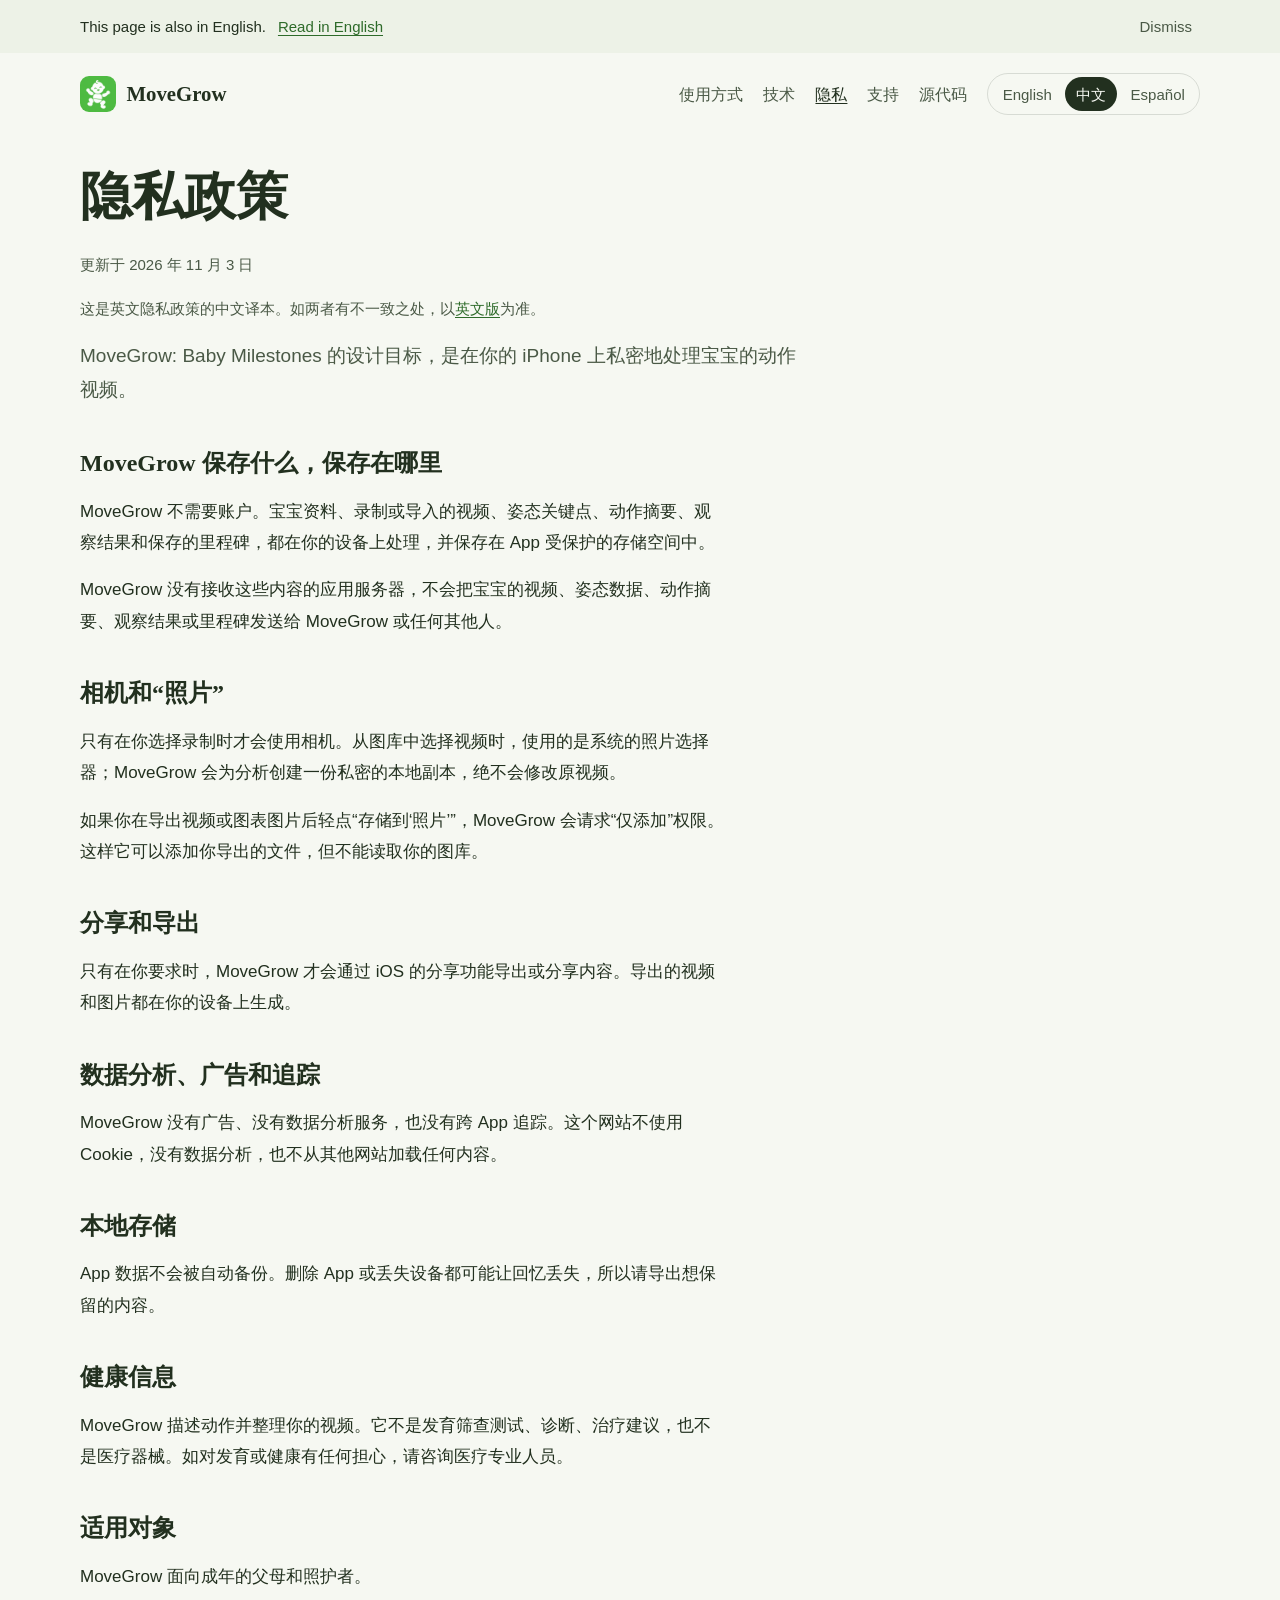
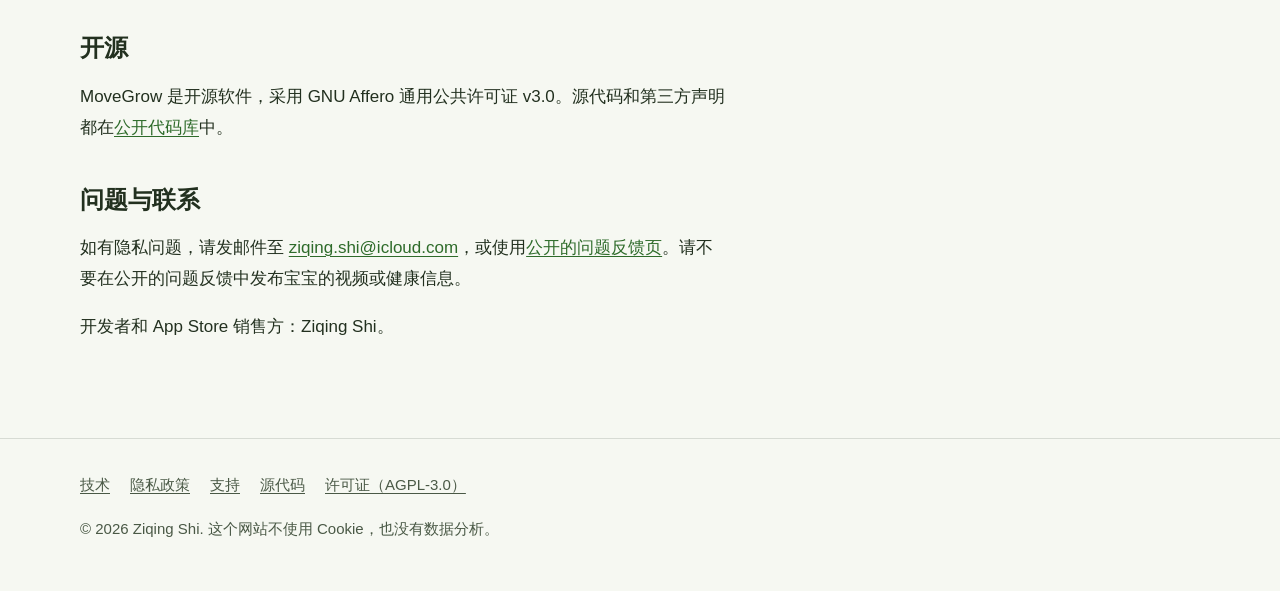
<file: docs/zh/privacy.html>
<!doctype html>
<html lang="zh-Hans">
<head>
  <meta charset="utf-8">
  <meta name="viewport" content="width=device-width, initial-scale=1">
  <meta http-equiv="Content-Security-Policy" content="default-src 'self'; img-src 'self'; style-src 'self'; script-src 'self'; connect-src 'none'; object-src 'none'; base-uri 'none'; form-action 'none'">
  <meta name="referrer" content="strict-origin-when-cross-origin">
  <title>隐私政策 — MoveGrow</title>
  <meta name="description" content="MoveGrow 如何处理宝宝的视频和数据：全部在你的 iPhone 上，无需账户，不上传，不追踪。">
  <link rel="canonical" href="https://seesaw-earth.github.io/MoveGrow/zh/privacy.html">
  <link rel="alternate" hreflang="en" href="https://seesaw-earth.github.io/MoveGrow/privacy.html">
  <link rel="alternate" hreflang="zh-Hans" href="https://seesaw-earth.github.io/MoveGrow/zh/privacy.html">
  <link rel="alternate" hreflang="es" href="https://seesaw-earth.github.io/MoveGrow/es/privacy.html">
  <link rel="alternate" hreflang="x-default" href="https://seesaw-earth.github.io/MoveGrow/privacy.html">
  <meta name="theme-color" content="#F6F8F2" media="(prefers-color-scheme: light)">
  <meta name="theme-color" content="#111A10" media="(prefers-color-scheme: dark)">
  <meta name="color-scheme" content="light dark">
  <link rel="icon" type="image/png" sizes="32x32" href="../assets/icon-32.png">
  <link rel="apple-touch-icon" href="../assets/icon-180.png">
  <meta property="og:type" content="website">
  <meta property="og:site_name" content="MoveGrow">
  <meta property="og:title" content="隐私政策 — MoveGrow">
  <meta property="og:description" content="MoveGrow 如何处理宝宝的视频和数据：全部在你的 iPhone 上，无需账户，不上传，不追踪。">
  <meta property="og:url" content="https://seesaw-earth.github.io/MoveGrow/zh/privacy.html">
  <meta property="og:image" content="https://seesaw-earth.github.io/MoveGrow/assets/og-zh.png">
  <meta property="og:image:width" content="1200">
  <meta property="og:image:height" content="630">
  <meta property="og:image:alt" content="MoveGrow 的 App 图标，旁边是宝宝的动作骨架以及手臂和腿的速度图。">
  <meta property="og:locale" content="zh_CN">
  <meta property="og:locale:alternate" content="en_US">
  <meta property="og:locale:alternate" content="es_ES">
  <meta name="twitter:card" content="summary_large_image">
  <link rel="stylesheet" href="../assets/site.css?v=20261112">
</head>
<body>
<a class="skip" href="#main">跳到正文</a>
<div class="lang-hint" id="lang-hint" hidden><div class="wrap"><span data-offer="en" lang="en" hidden>This page is also in English. <a href="../privacy.html" hreflang="en">Read in English</a><button type="button">Dismiss</button></span><span data-offer="es" lang="es" hidden>Esta página también está en español. <a href="../es/privacy.html" hreflang="es">Ver en español</a><button type="button">Cerrar</button></span></div></div>
<header class="site-header">
  <div class="wrap">
    <a class="brand" href="./"><img src="../assets/icon-180.png" alt="" width="36" height="36">MoveGrow</a>
    <nav class="site-nav" aria-label="MoveGrow">
      <a class="section-link" href="./#how">使用方式</a>
      <a class="section-link" href="tech.html">技术</a>
      <a class="section-link" href="privacy.html" aria-current="page">隐私</a>
      <a class="section-link" href="support.html">支持</a>
      <a class="section-link" href="https://github.com/seesaw-earth/MoveGrow">源代码</a>
      <span class="langs" role="group" aria-label="语言"><a href="../privacy.html" hreflang="en" lang="en">English</a><a href="../zh/privacy.html" hreflang="zh-Hans" lang="zh-Hans" aria-current="true">中文</a><a href="../es/privacy.html" hreflang="es" lang="es">Español</a></span>
    </nav>
  </div>
</header>
<main id="main" class="doc">
  <div class="wrap">
    <article>
      <h1>隐私政策</h1>
      <p class="note">更新于 2026 年 11 月 3 日</p>
      <p class="note">这是英文隐私政策的中文译本。如两者有不一致之处，以<a href="../privacy.html">英文版</a>为准。</p>
      <p class="lead">MoveGrow: Baby Milestones 的设计目标，是在你的 iPhone 上私密地处理宝宝的动作视频。</p>
      <h2>MoveGrow 保存什么，保存在哪里</h2>
      <p>MoveGrow 不需要账户。宝宝资料、录制或导入的视频、姿态关键点、动作摘要、观察结果和保存的里程碑，都在你的设备上处理，并保存在 App 受保护的存储空间中。</p>
      <p>MoveGrow 没有接收这些内容的应用服务器，不会把宝宝的视频、姿态数据、动作摘要、观察结果或里程碑发送给 MoveGrow 或任何其他人。</p>
      <h2>相机和“照片”</h2>
      <p>只有在你选择录制时才会使用相机。从图库中选择视频时，使用的是系统的照片选择器；MoveGrow 会为分析创建一份私密的本地副本，绝不会修改原视频。</p>
      <p>如果你在导出视频或图表图片后轻点“存储到‘照片’”，MoveGrow 会请求“仅添加”权限。这样它可以添加你导出的文件，但不能读取你的图库。</p>
      <h2>分享和导出</h2>
      <p>只有在你要求时，MoveGrow 才会通过 iOS 的分享功能导出或分享内容。导出的视频和图片都在你的设备上生成。</p>
      <h2>数据分析、广告和追踪</h2>
      <p>MoveGrow 没有广告、没有数据分析服务，也没有跨 App 追踪。这个网站不使用 Cookie，没有数据分析，也不从其他网站加载任何内容。</p>
      <h2>本地存储</h2>
      <p>App 数据不会被自动备份。删除 App 或丢失设备都可能让回忆丢失，所以请导出想保留的内容。</p>
      <h2>健康信息</h2>
      <p>MoveGrow 描述动作并整理你的视频。它不是发育筛查测试、诊断、治疗建议，也不是医疗器械。如对发育或健康有任何担心，请咨询医疗专业人员。</p>
      <h2>适用对象</h2>
      <p>MoveGrow 面向成年的父母和照护者。</p>
      <h2>开源</h2>
      <p>MoveGrow 是开源软件，采用 GNU Affero 通用公共许可证 v3.0。源代码和第三方声明都在<a href="https://github.com/seesaw-earth/MoveGrow">公开代码库</a>中。</p>
      <h2>问题与联系</h2>
      <p>如有隐私问题，请发邮件至 <a href="mailto:ziqing.shi@icloud.com">ziqing.shi@icloud.com</a>，或使用<a href="https://github.com/seesaw-earth/MoveGrow/issues">公开的问题反馈页</a>。请不要在公开的问题反馈中发布宝宝的视频或健康信息。</p>
      <p>开发者和 App Store 销售方：Ziqing Shi。</p>
    </article>
  </div>
</main>
<footer class="site-footer">
  <div class="wrap">
    <nav aria-label="MoveGrow">
      <a href="tech.html">技术</a>
      <a href="privacy.html">隐私政策</a>
      <a href="support.html">支持</a>
      <a href="https://github.com/seesaw-earth/MoveGrow">源代码</a>
      <a href="https://github.com/seesaw-earth/MoveGrow/blob/main/LICENSE">许可证（AGPL-3.0）</a>
    </nav>
    <p class="legal">© 2026 Ziqing Shi. 这个网站不使用 Cookie，也没有数据分析。</p>
  </div>
</footer>
<script src="../assets/site.js?v=20261112"></script>
</body>
</html>
</file>
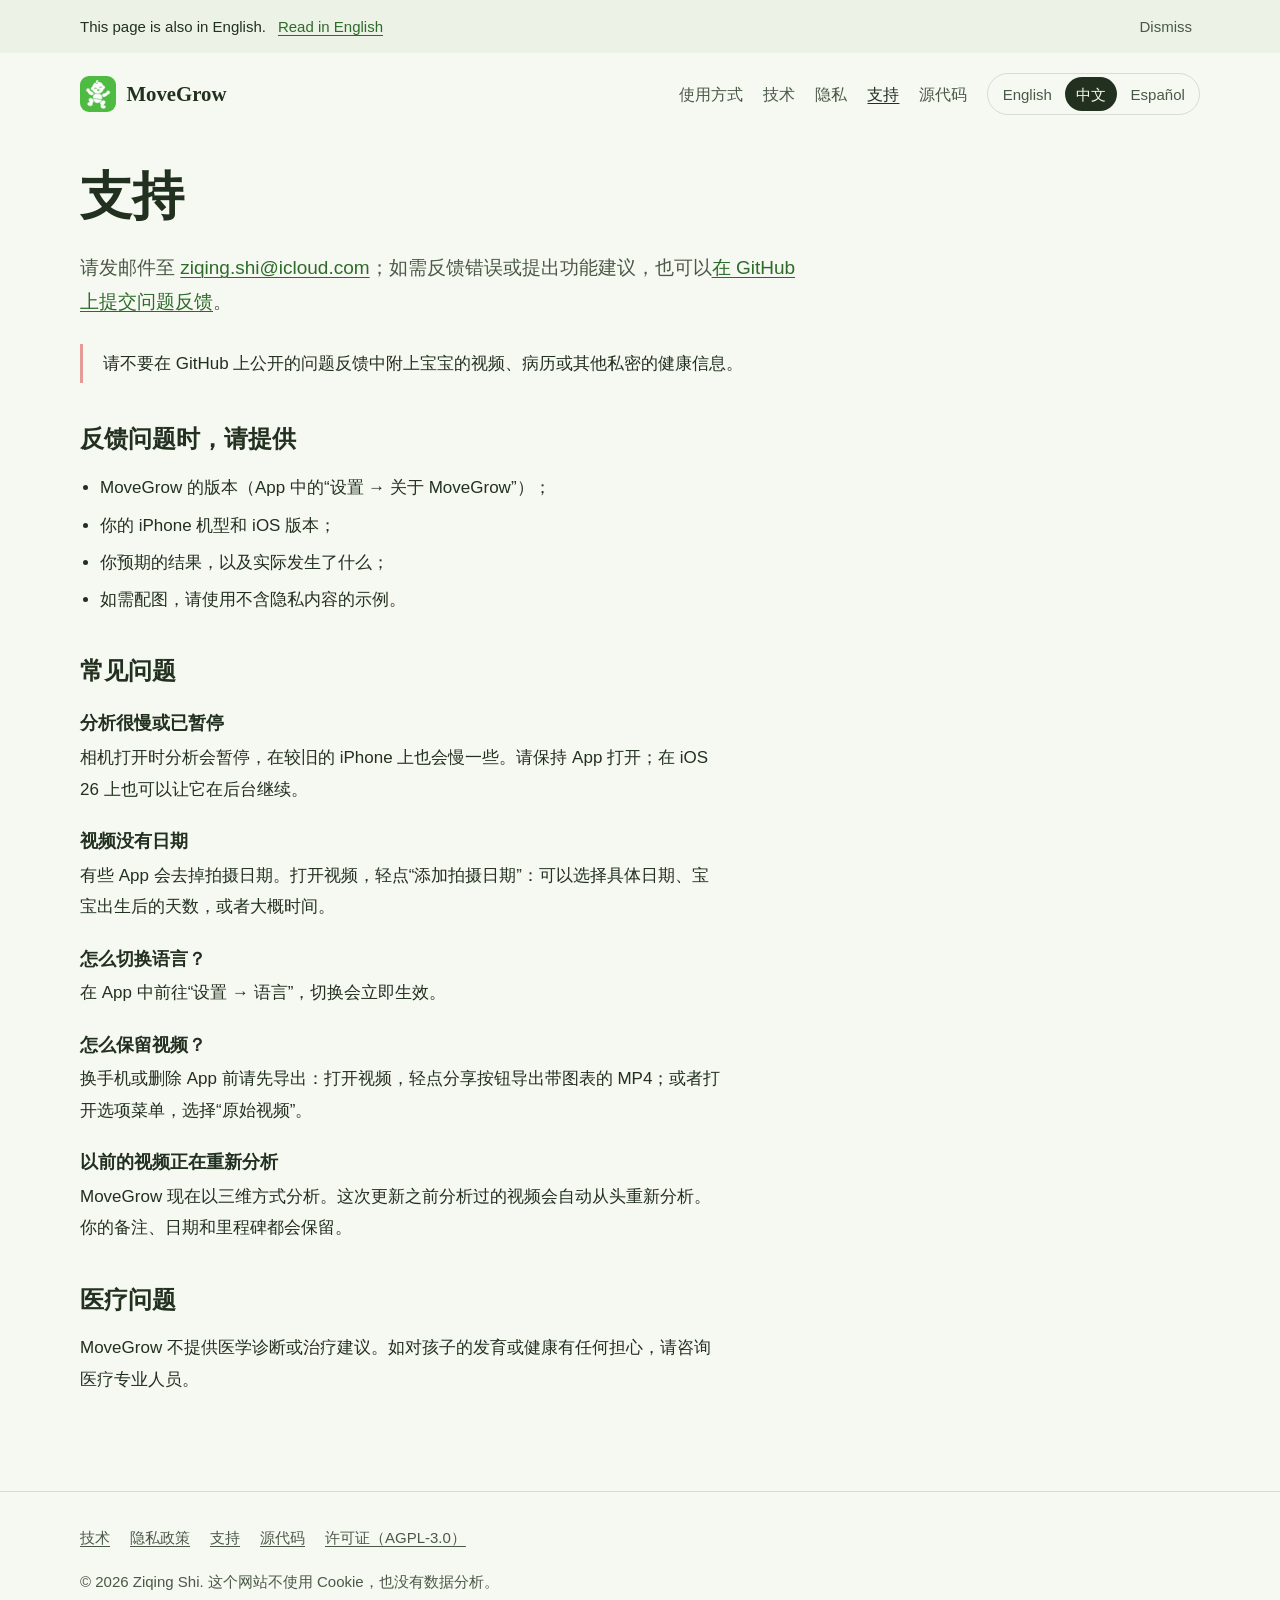
<file: docs/zh/support.html>
<!doctype html>
<html lang="zh-Hans">
<head>
  <meta charset="utf-8">
  <meta name="viewport" content="width=device-width, initial-scale=1">
  <meta http-equiv="Content-Security-Policy" content="default-src 'self'; img-src 'self'; style-src 'self'; script-src 'self'; connect-src 'none'; object-src 'none'; base-uri 'none'; form-action 'none'">
  <meta name="referrer" content="strict-origin-when-cross-origin">
  <title>支持 — MoveGrow</title>
  <meta name="description" content="获取 MoveGrow 的帮助：联系方式、反馈问题和常见问题。">
  <link rel="canonical" href="https://seesaw-earth.github.io/MoveGrow/zh/support.html">
  <link rel="alternate" hreflang="en" href="https://seesaw-earth.github.io/MoveGrow/support.html">
  <link rel="alternate" hreflang="zh-Hans" href="https://seesaw-earth.github.io/MoveGrow/zh/support.html">
  <link rel="alternate" hreflang="es" href="https://seesaw-earth.github.io/MoveGrow/es/support.html">
  <link rel="alternate" hreflang="x-default" href="https://seesaw-earth.github.io/MoveGrow/support.html">
  <meta name="theme-color" content="#F6F8F2" media="(prefers-color-scheme: light)">
  <meta name="theme-color" content="#111A10" media="(prefers-color-scheme: dark)">
  <meta name="color-scheme" content="light dark">
  <link rel="icon" type="image/png" sizes="32x32" href="../assets/icon-32.png">
  <link rel="apple-touch-icon" href="../assets/icon-180.png">
  <meta property="og:type" content="website">
  <meta property="og:site_name" content="MoveGrow">
  <meta property="og:title" content="支持 — MoveGrow">
  <meta property="og:description" content="获取 MoveGrow 的帮助：联系方式、反馈问题和常见问题。">
  <meta property="og:url" content="https://seesaw-earth.github.io/MoveGrow/zh/support.html">
  <meta property="og:image" content="https://seesaw-earth.github.io/MoveGrow/assets/og-zh.png">
  <meta property="og:image:width" content="1200">
  <meta property="og:image:height" content="630">
  <meta property="og:image:alt" content="MoveGrow 的 App 图标，旁边是宝宝的动作骨架以及手臂和腿的速度图。">
  <meta property="og:locale" content="zh_CN">
  <meta property="og:locale:alternate" content="en_US">
  <meta property="og:locale:alternate" content="es_ES">
  <meta name="twitter:card" content="summary_large_image">
  <link rel="stylesheet" href="../assets/site.css?v=20261112">
</head>
<body>
<a class="skip" href="#main">跳到正文</a>
<div class="lang-hint" id="lang-hint" hidden><div class="wrap"><span data-offer="en" lang="en" hidden>This page is also in English. <a href="../support.html" hreflang="en">Read in English</a><button type="button">Dismiss</button></span><span data-offer="es" lang="es" hidden>Esta página también está en español. <a href="../es/support.html" hreflang="es">Ver en español</a><button type="button">Cerrar</button></span></div></div>
<header class="site-header">
  <div class="wrap">
    <a class="brand" href="./"><img src="../assets/icon-180.png" alt="" width="36" height="36">MoveGrow</a>
    <nav class="site-nav" aria-label="MoveGrow">
      <a class="section-link" href="./#how">使用方式</a>
      <a class="section-link" href="tech.html">技术</a>
      <a class="section-link" href="privacy.html">隐私</a>
      <a class="section-link" href="support.html" aria-current="page">支持</a>
      <a class="section-link" href="https://github.com/seesaw-earth/MoveGrow">源代码</a>
      <span class="langs" role="group" aria-label="语言"><a href="../support.html" hreflang="en" lang="en">English</a><a href="../zh/support.html" hreflang="zh-Hans" lang="zh-Hans" aria-current="true">中文</a><a href="../es/support.html" hreflang="es" lang="es">Español</a></span>
    </nav>
  </div>
</header>
<main id="main" class="doc">
  <div class="wrap">
    <article>
      <h1>支持</h1>
      <p class="lead">请发邮件至 <a href="mailto:ziqing.shi@icloud.com">ziqing.shi@icloud.com</a>；如需反馈错误或提出功能建议，也可以<a href="https://github.com/seesaw-earth/MoveGrow/issues">在 GitHub 上提交问题反馈</a>。</p>
      <div class="callout"><p>请不要在 GitHub 上公开的问题反馈中附上宝宝的视频、病历或其他私密的健康信息。</p></div>
      <h2>反馈问题时，请提供</h2>
      <ul>
        <li>MoveGrow 的版本（App 中的“设置 → 关于 MoveGrow”）；</li>
        <li>你的 iPhone 机型和 iOS 版本；</li>
        <li>你预期的结果，以及实际发生了什么；</li>
        <li>如需配图，请使用不含隐私内容的示例。</li>
      </ul>
      <h2>常见问题</h2>
      <h3>分析很慢或已暂停</h3>
      <p>相机打开时分析会暂停，在较旧的 iPhone 上也会慢一些。请保持 App 打开；在 iOS 26 上也可以让它在后台继续。</p>
      <h3>视频没有日期</h3>
      <p>有些 App 会去掉拍摄日期。打开视频，轻点“添加拍摄日期”：可以选择具体日期、宝宝出生后的天数，或者大概时间。</p>
      <h3>怎么切换语言？</h3>
      <p>在 App 中前往“设置 → 语言”，切换会立即生效。</p>
      <h3>怎么保留视频？</h3>
      <p>换手机或删除 App 前请先导出：打开视频，轻点分享按钮导出带图表的 MP4；或者打开选项菜单，选择“原始视频”。</p>
      <h3>以前的视频正在重新分析</h3>
      <p>MoveGrow 现在以三维方式分析。这次更新之前分析过的视频会自动从头重新分析。你的备注、日期和里程碑都会保留。</p>
      <h2>医疗问题</h2>
      <p>MoveGrow 不提供医学诊断或治疗建议。如对孩子的发育或健康有任何担心，请咨询医疗专业人员。</p>
    </article>
  </div>
</main>
<footer class="site-footer">
  <div class="wrap">
    <nav aria-label="MoveGrow">
      <a href="tech.html">技术</a>
      <a href="privacy.html">隐私政策</a>
      <a href="support.html">支持</a>
      <a href="https://github.com/seesaw-earth/MoveGrow">源代码</a>
      <a href="https://github.com/seesaw-earth/MoveGrow/blob/main/LICENSE">许可证（AGPL-3.0）</a>
    </nav>
    <p class="legal">© 2026 Ziqing Shi. 这个网站不使用 Cookie，也没有数据分析。</p>
  </div>
</footer>
<script src="../assets/site.js?v=20261112"></script>
</body>
</html>
</file>
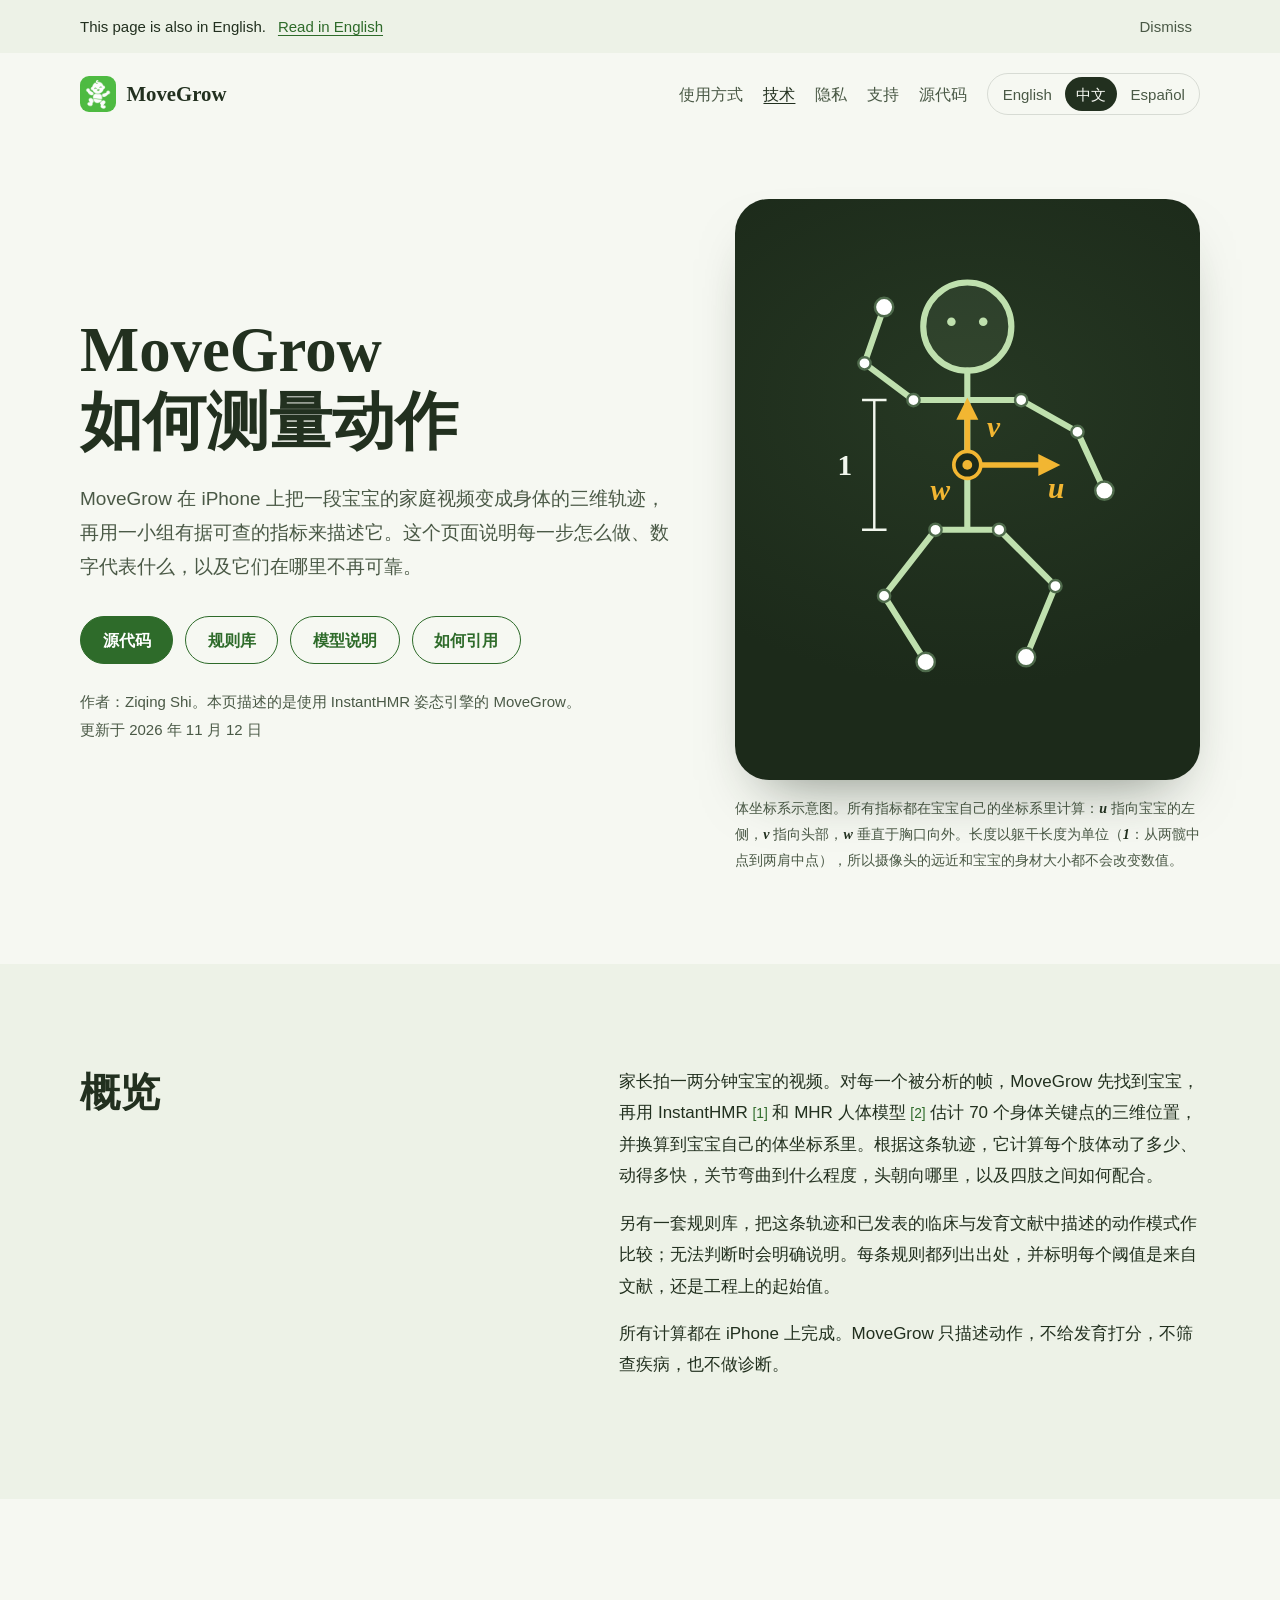
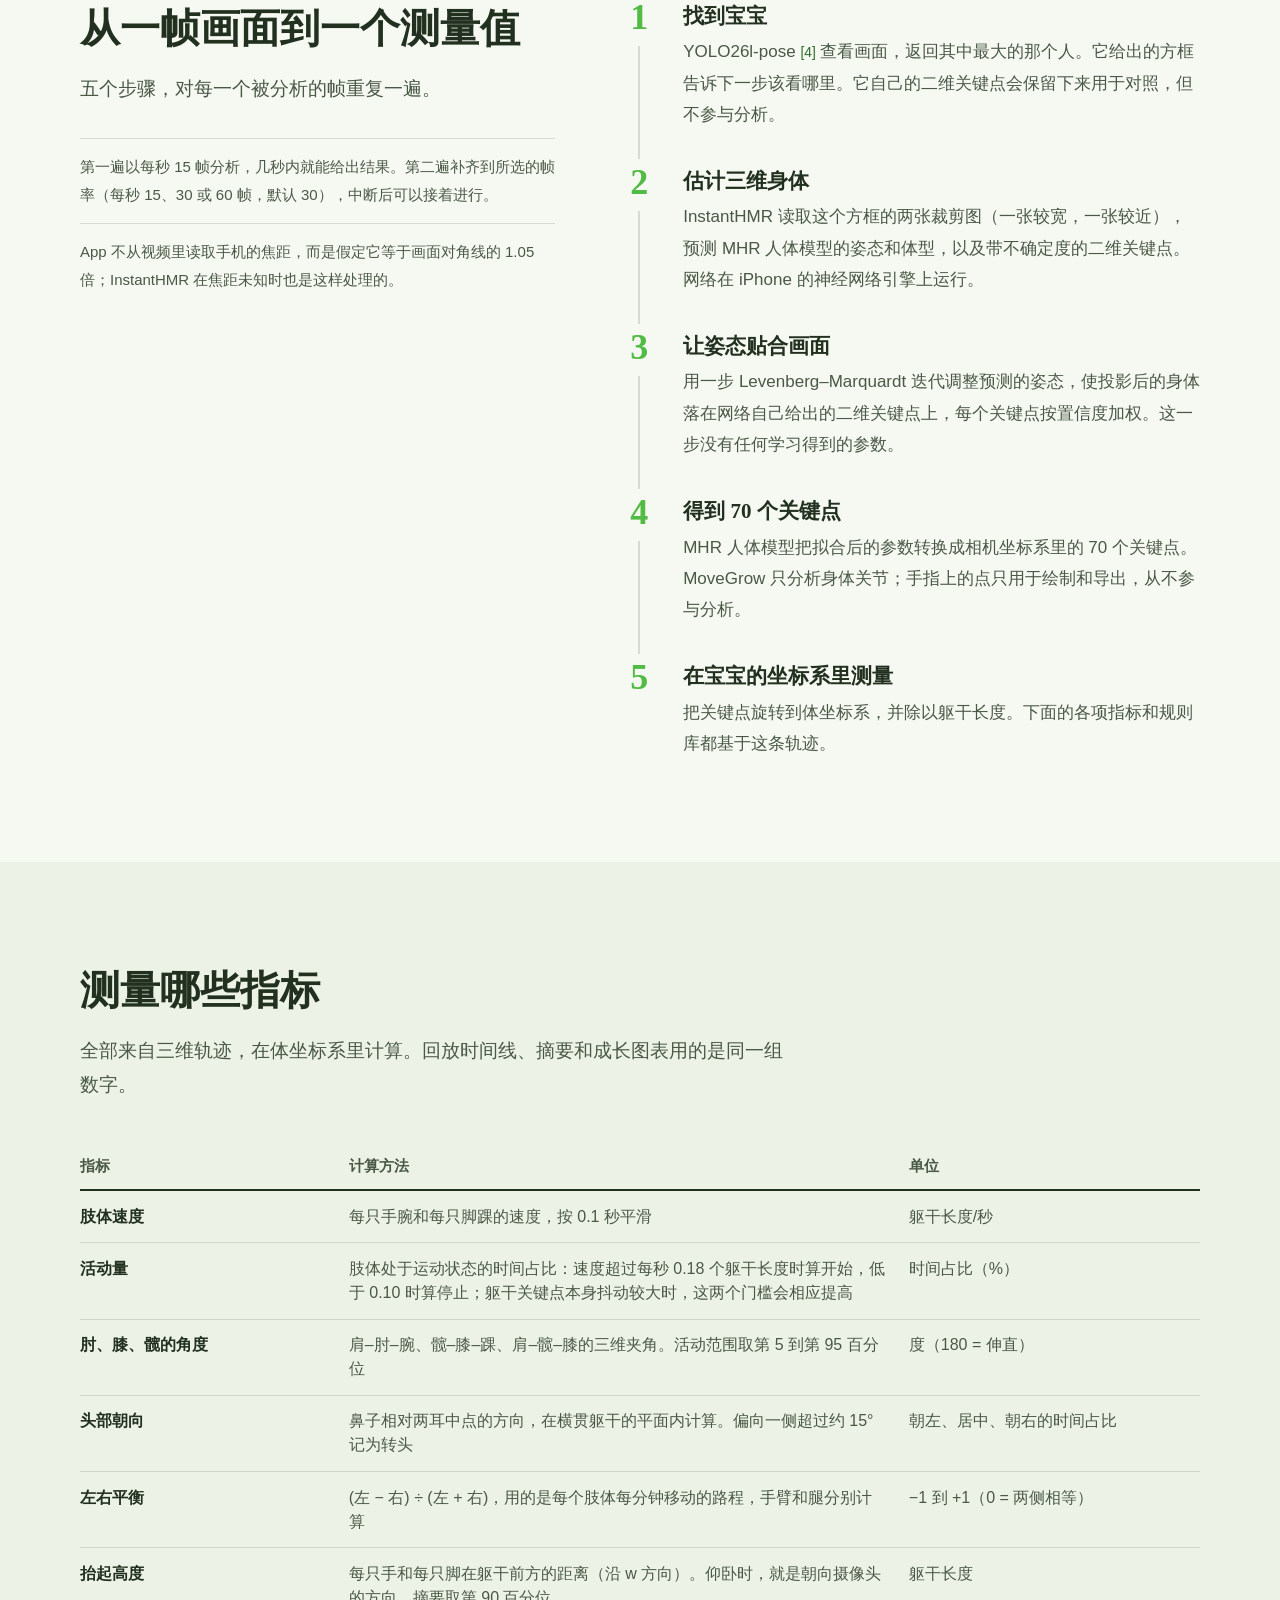
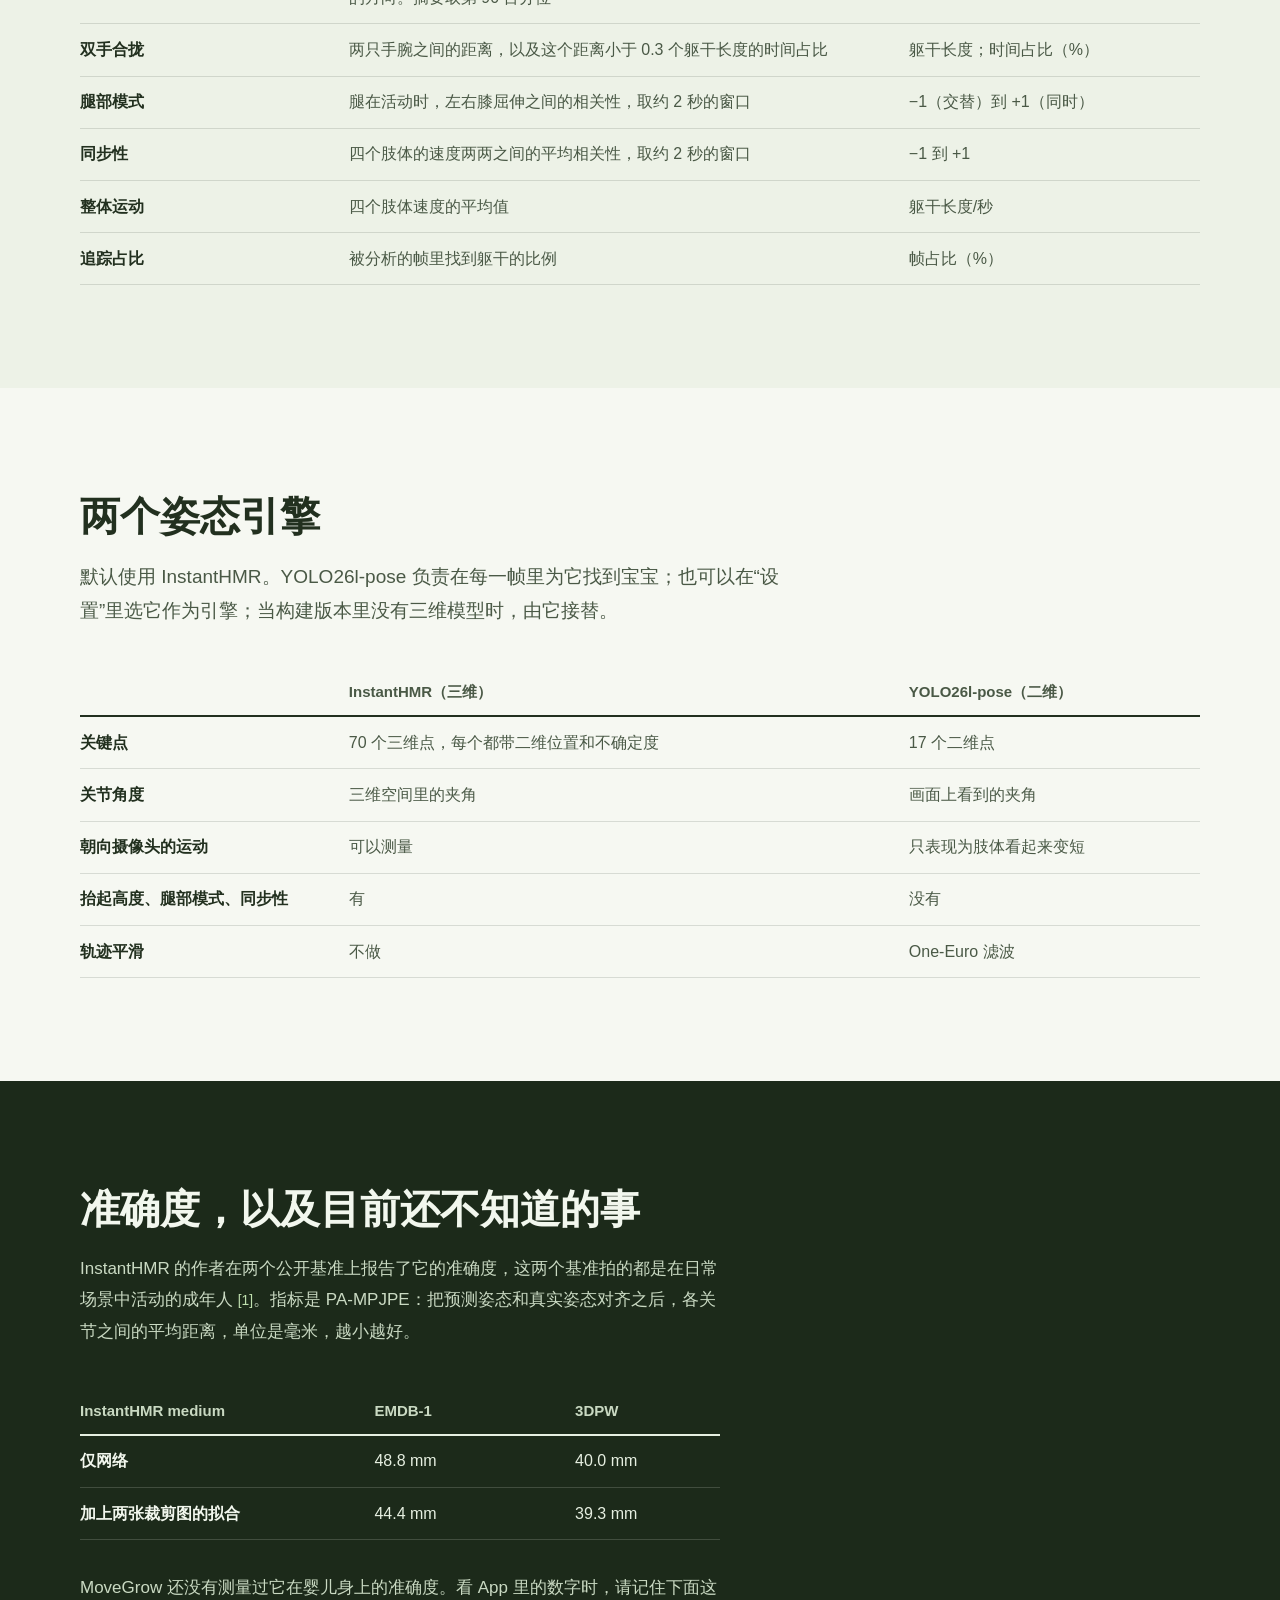
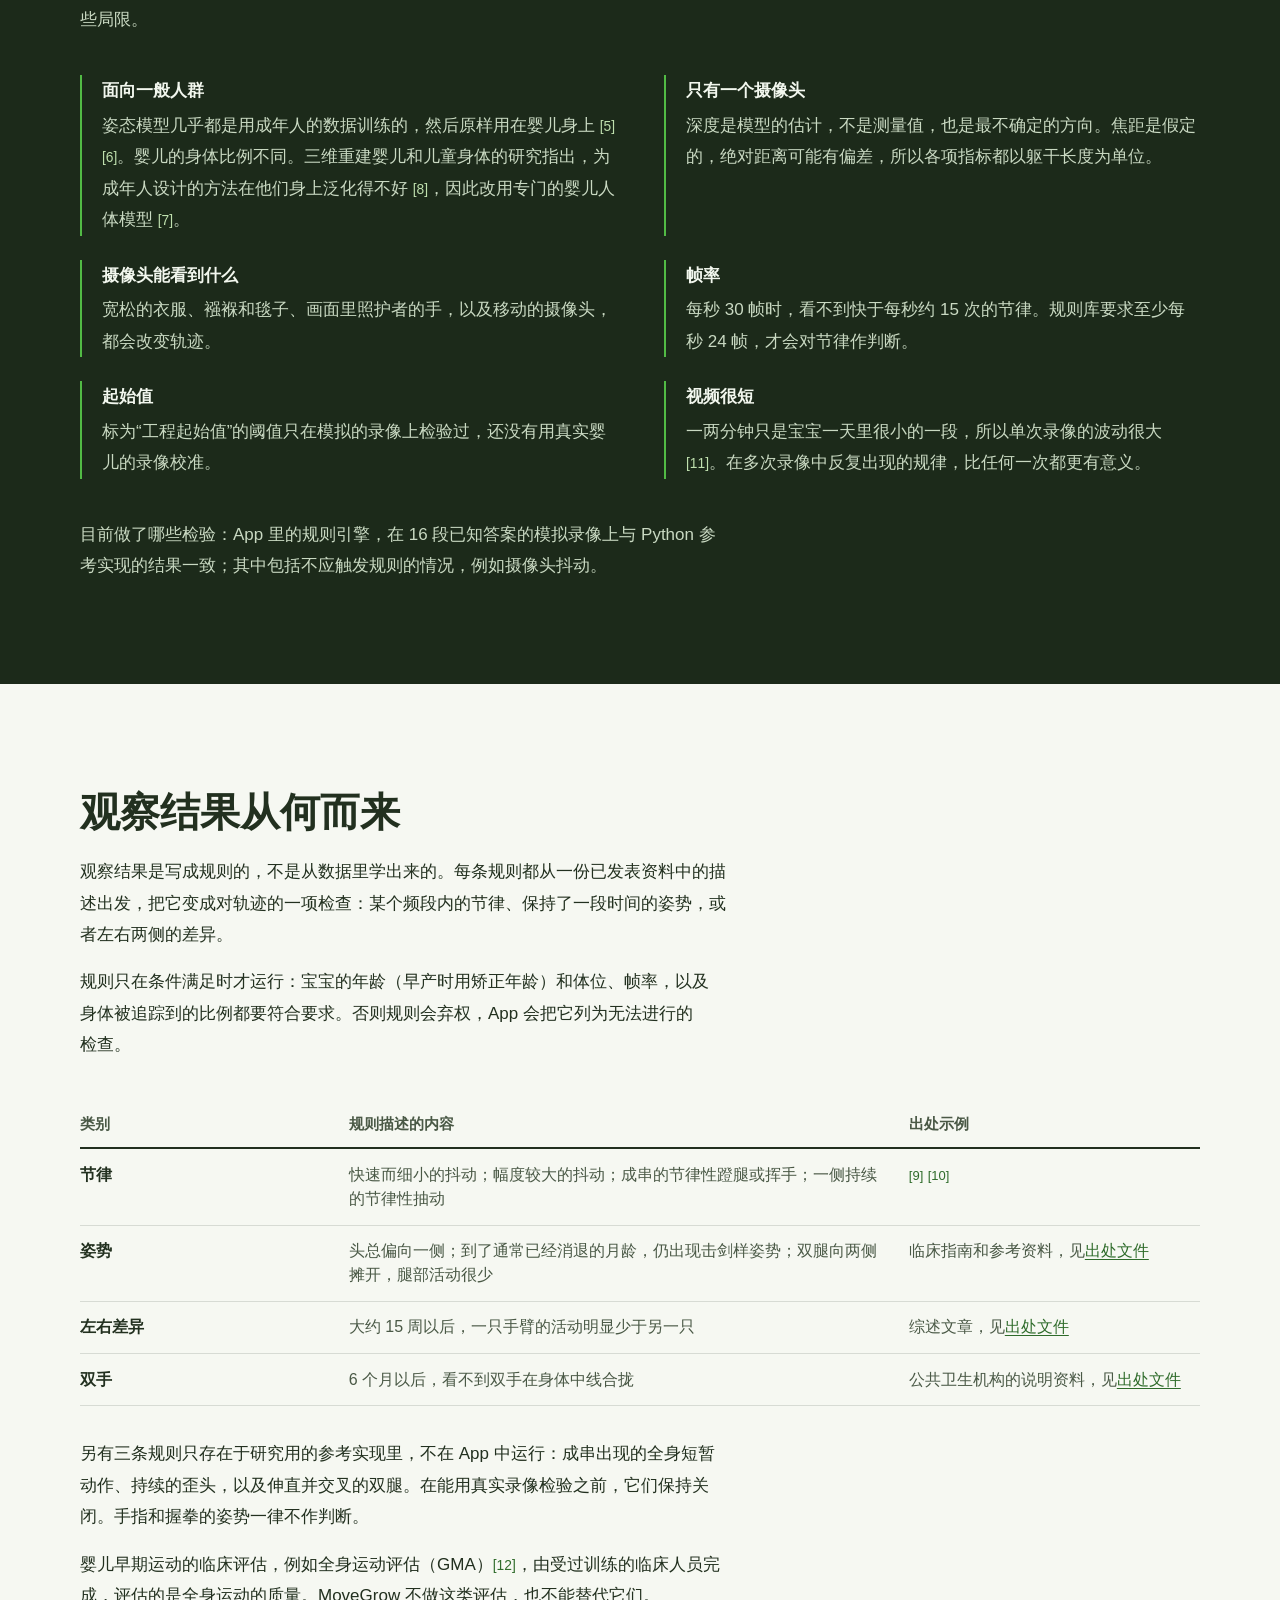
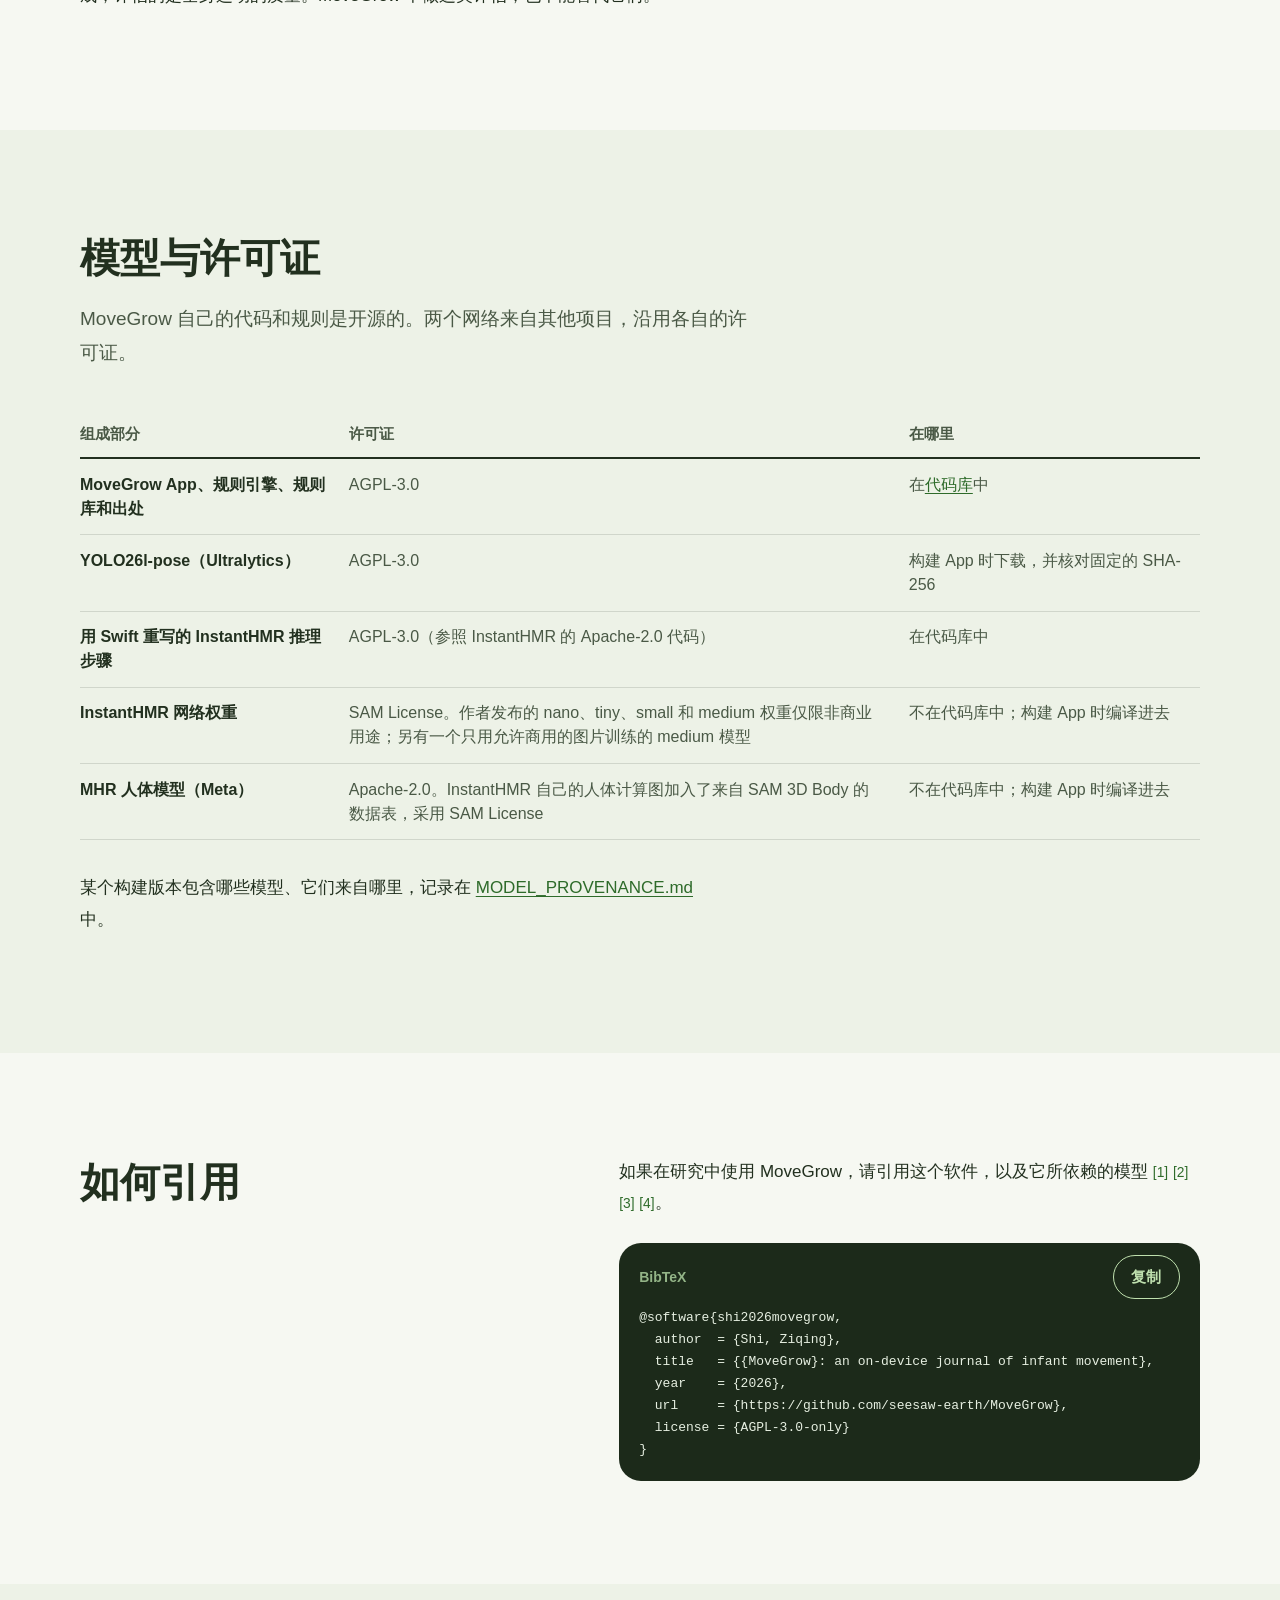
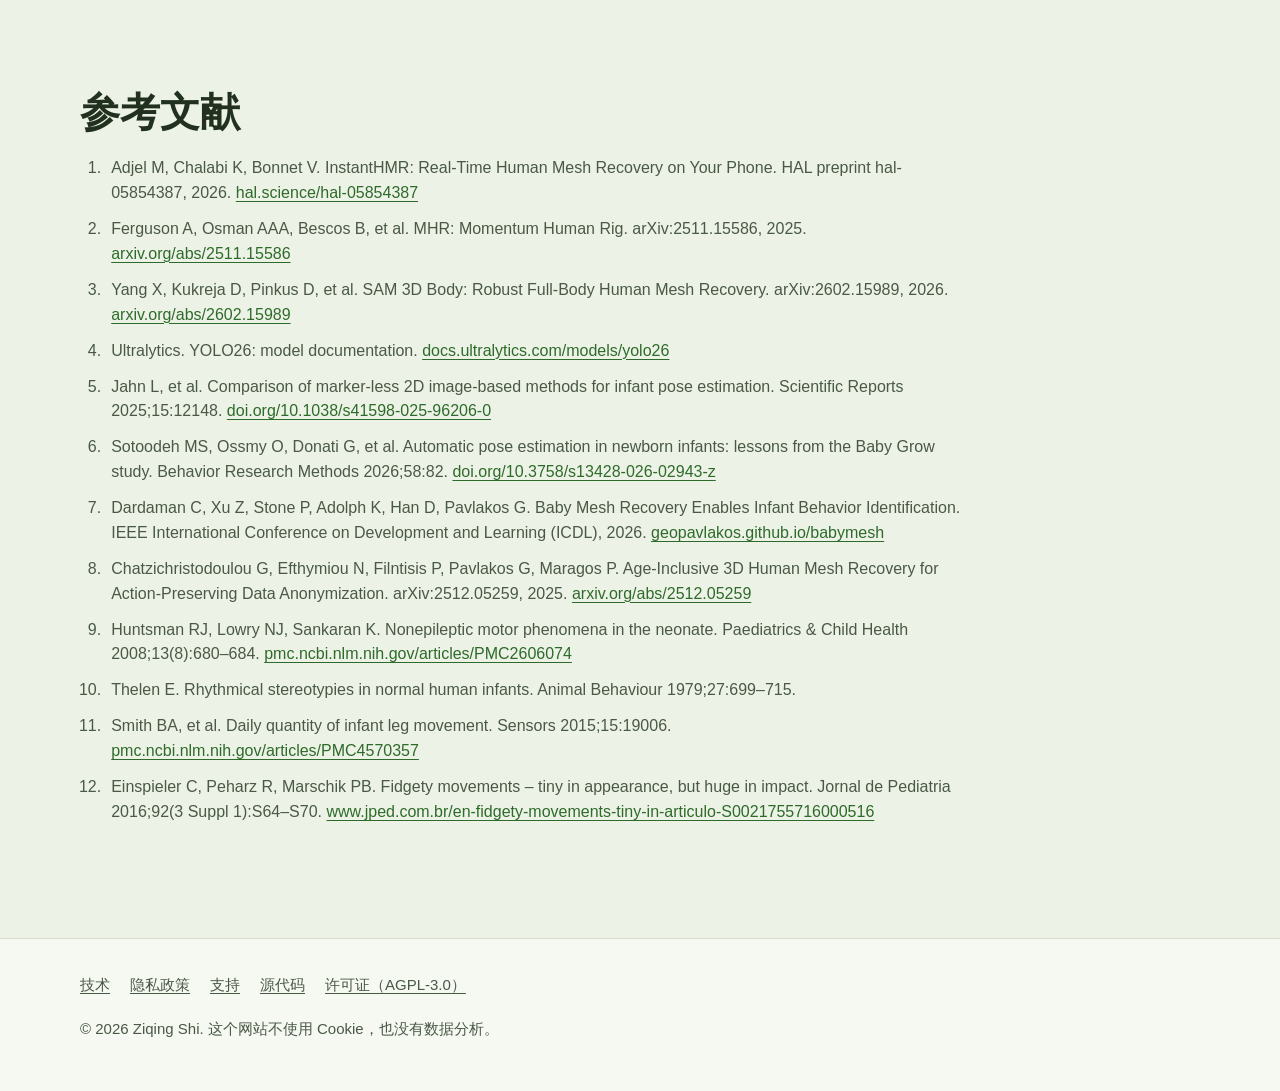
<file: docs/zh/tech.html>
<!doctype html>
<html lang="zh-Hans">
<head>
  <meta charset="utf-8">
  <meta name="viewport" content="width=device-width, initial-scale=1">
  <meta http-equiv="Content-Security-Policy" content="default-src 'self'; img-src 'self'; style-src 'self'; script-src 'self'; connect-src 'none'; object-src 'none'; base-uri 'none'; form-action 'none'">
  <meta name="referrer" content="strict-origin-when-cross-origin">
  <title>MoveGrow 如何测量动作 — MoveGrow</title>
  <meta name="description" content="MoveGrow 背后的方法：在 iPhone 上运行的三维人体模型，由它计算出的各项指标，这些指标的依据，以及它们在哪里不再可靠。">
  <link rel="canonical" href="https://seesaw-earth.github.io/MoveGrow/zh/tech.html">
  <link rel="alternate" hreflang="en" href="https://seesaw-earth.github.io/MoveGrow/tech.html">
  <link rel="alternate" hreflang="zh-Hans" href="https://seesaw-earth.github.io/MoveGrow/zh/tech.html">
  <link rel="alternate" hreflang="es" href="https://seesaw-earth.github.io/MoveGrow/es/tech.html">
  <link rel="alternate" hreflang="x-default" href="https://seesaw-earth.github.io/MoveGrow/tech.html">
  <meta name="theme-color" content="#F6F8F2" media="(prefers-color-scheme: light)">
  <meta name="theme-color" content="#111A10" media="(prefers-color-scheme: dark)">
  <meta name="color-scheme" content="light dark">
  <link rel="icon" type="image/png" sizes="32x32" href="../assets/icon-32.png">
  <link rel="apple-touch-icon" href="../assets/icon-180.png">
  <meta property="og:type" content="website">
  <meta property="og:site_name" content="MoveGrow">
  <meta property="og:title" content="MoveGrow 如何测量动作 — MoveGrow">
  <meta property="og:description" content="MoveGrow 背后的方法：在 iPhone 上运行的三维人体模型，由它计算出的各项指标，这些指标的依据，以及它们在哪里不再可靠。">
  <meta property="og:url" content="https://seesaw-earth.github.io/MoveGrow/zh/tech.html">
  <meta property="og:image" content="https://seesaw-earth.github.io/MoveGrow/assets/og-zh.png">
  <meta property="og:image:width" content="1200">
  <meta property="og:image:height" content="630">
  <meta property="og:image:alt" content="MoveGrow 的 App 图标，旁边是宝宝的动作骨架以及手臂和腿的速度图。">
  <meta property="og:locale" content="zh_CN">
  <meta property="og:locale:alternate" content="en_US">
  <meta property="og:locale:alternate" content="es_ES">
  <meta name="twitter:card" content="summary_large_image">
  <link rel="stylesheet" href="../assets/site.css?v=20261112">
</head>
<body>
<a class="skip" href="#main">跳到正文</a>
<div class="lang-hint" id="lang-hint" hidden><div class="wrap"><span data-offer="en" lang="en" hidden>This page is also in English. <a href="../tech.html" hreflang="en">Read in English</a><button type="button">Dismiss</button></span><span data-offer="es" lang="es" hidden>Esta página también está en español. <a href="../es/tech.html" hreflang="es">Ver en español</a><button type="button">Cerrar</button></span></div></div>
<header class="site-header">
  <div class="wrap">
    <a class="brand" href="./"><img src="../assets/icon-180.png" alt="" width="36" height="36">MoveGrow</a>
    <nav class="site-nav" aria-label="MoveGrow">
      <a class="section-link" href="./#how">使用方式</a>
      <a class="section-link" href="tech.html" aria-current="page">技术</a>
      <a class="section-link" href="privacy.html">隐私</a>
      <a class="section-link" href="support.html">支持</a>
      <a class="section-link" href="https://github.com/seesaw-earth/MoveGrow">源代码</a>
      <span class="langs" role="group" aria-label="语言"><a href="../tech.html" hreflang="en" lang="en">English</a><a href="../zh/tech.html" hreflang="zh-Hans" lang="zh-Hans" aria-current="true">中文</a><a href="../es/tech.html" hreflang="es" lang="es">Español</a></span>
    </nav>
  </div>
</header>
<main id="main" class="tech">
  <section class="hero">
    <div class="wrap">
      <div class="hero-copy">
        <h1>MoveGrow<br>如何测量动作</h1>
        <p class="lead">MoveGrow 在 iPhone 上把一段宝宝的家庭视频变成身体的三维轨迹，再用一小组有据可查的指标来描述它。这个页面说明每一步怎么做、数字代表什么，以及它们在哪里不再可靠。</p>
        <div class="actions"><a class="button primary" href="https://github.com/seesaw-earth/MoveGrow">源代码</a><a class="button" href="https://github.com/seesaw-earth/MoveGrow/blob/main/MoveGrow/Motor/Resources/rules.json">规则库</a><a class="button" href="https://github.com/seesaw-earth/MoveGrow/blob/main/INSTANTHMR.md">模型说明</a><a class="button" href="#cite">如何引用</a></div>
        <p class="small byline">作者：Ziqing Shi。本页描述的是使用 InstantHMR 姿态引擎的 MoveGrow。<br>更新于 2026 年 11 月 12 日</p>
      </div>
      <figure class="specimen">
        <div class="panel frame-panel">
          <svg viewBox="0 0 360 450" role="img" aria-label="示意图：一个仰卧的宝宝，从上方看；躯干中心画着三个箭头，躯干旁边有一把标尺。">
            <circle class="bf-head" cx="180" cy="92" r="36"/>
            <circle class="bf-eye" cx="167" cy="88" r="3.5"/><circle class="bf-eye" cx="193" cy="88" r="3.5"/>
            <path class="bf-bone" d="M180 128V258M136 152H224M154 258H206M136 152L96 122L112 76M224 152L270 178L292 226M154 258L112 312L146 366M206 258L252 304L228 362"/>
            <g class="bf-joint"><circle cx="136" cy="152" r="5"/><circle cx="224" cy="152" r="5"/><circle cx="96" cy="122" r="5"/><circle cx="270" cy="178" r="5"/><circle cx="154" cy="258" r="5"/><circle cx="206" cy="258" r="5"/><circle cx="112" cy="312" r="5"/><circle cx="252" cy="304" r="5"/><circle cx="112" cy="76" r="7.5"/><circle cx="292" cy="226" r="7.5"/><circle cx="146" cy="366" r="7.5"/><circle cx="228" cy="362" r="7.5"/></g>
            <path class="bf-rule" d="M104 152V258M94 152H114M94 258H114"/>
            <text class="bf-label bf-one" x="80" y="213" text-anchor="middle">1</text>
            <path class="bf-axis" d="M180 205V166M180 205H240"/>
            <path class="bf-tip" d="M180 150L171 168H189ZM256 205L238 196V214Z"/>
            <circle class="bf-axis bf-w" cx="180" cy="205" r="11"/><circle class="bf-tip" cx="180" cy="205" r="4"/>
            <text class="bf-label" x="196" y="182">v</text>
            <text class="bf-label" x="246" y="232">u</text>
            <text class="bf-label" x="150" y="234">w</text>
          </svg>
        </div>
        <figcaption>体坐标系示意图。所有指标都在宝宝自己的坐标系里计算：<b>u</b> 指向宝宝的左侧，<b>v</b> 指向头部，<b>w</b> 垂直于胸口向外。长度以躯干长度为单位（<b>1</b>：从两髋中点到两肩中点），所以摄像头的远近和宝宝的身材大小都不会改变数值。</figcaption>
      </figure>
    </div>
  </section>

  <section class="tint">
    <div class="wrap split">
      <h2>概览</h2>
      <div>
        <p>家长拍一两分钟宝宝的视频。对每一个被分析的帧，MoveGrow 先找到宝宝，再用 InstantHMR <a class="cite" href="#ref-1">[1]</a> 和 MHR 人体模型 <a class="cite" href="#ref-2">[2]</a> 估计 70 个身体关键点的三维位置，并换算到宝宝自己的体坐标系里。根据这条轨迹，它计算每个肢体动了多少、动得多快，关节弯曲到什么程度，头朝向哪里，以及四肢之间如何配合。</p>
        <p>另有一套规则库，把这条轨迹和已发表的临床与发育文献中描述的动作模式作比较；无法判断时会明确说明。每条规则都列出出处，并标明每个阈值是来自文献，还是工程上的起始值。</p>
        <p>所有计算都在 iPhone 上完成。MoveGrow 只描述动作，不给发育打分，不筛查疾病，也不做诊断。</p>
      </div>
    </div>
  </section>

  <section id="pipeline">
    <div class="wrap pipeline">
      <div class="pipeline-head">
        <h2>从一帧画面到一个测量值</h2>
        <p class="lead">五个步骤，对每一个被分析的帧重复一遍。</p>
      </div>
      <ol class="stages">
        <li><h3>找到宝宝</h3><p>YOLO26l-pose <a class="cite" href="#ref-4">[4]</a> 查看画面，返回其中最大的那个人。它给出的方框告诉下一步该看哪里。它自己的二维关键点会保留下来用于对照，但不参与分析。</p></li>
        <li><h3>估计三维身体</h3><p>InstantHMR 读取这个方框的两张裁剪图（一张较宽，一张较近），预测 MHR 人体模型的姿态和体型，以及带不确定度的二维关键点。网络在 iPhone 的神经网络引擎上运行。</p></li>
        <li><h3>让姿态贴合画面</h3><p>用一步 Levenberg–Marquardt 迭代调整预测的姿态，使投影后的身体落在网络自己给出的二维关键点上，每个关键点按置信度加权。这一步没有任何学习得到的参数。</p></li>
        <li><h3>得到 70 个关键点</h3><p>MHR 人体模型把拟合后的参数转换成相机坐标系里的 70 个关键点。MoveGrow 只分析身体关节；手指上的点只用于绘制和导出，从不参与分析。</p></li>
        <li><h3>在宝宝的坐标系里测量</h3><p>把关键点旋转到体坐标系，并除以躯干长度。下面的各项指标和规则库都基于这条轨迹。</p></li>
      </ol>
      <ul class="notes">
        <li>第一遍以每秒 15 帧分析，几秒内就能给出结果。第二遍补齐到所选的帧率（每秒 15、30 或 60 帧，默认 30），中断后可以接着进行。</li>
        <li>App 不从视频里读取手机的焦距，而是假定它等于画面对角线的 1.05 倍；InstantHMR 在焦距未知时也是这样处理的。</li>
      </ul>
    </div>
  </section>

  <section class="tint" id="measures">
    <div class="wrap">
      <div class="section-head">
        <h2>测量哪些指标</h2>
        <p class="lead">全部来自三维轨迹，在体坐标系里计算。回放时间线、摘要和成长图表用的是同一组数字。</p>
      </div>
      <div class="table-wrap"><table class="data stack">
          <thead><tr><th scope="col">指标</th><th scope="col">计算方法</th><th scope="col">单位</th></tr></thead>
          <tbody>
            <tr><th scope="row">肢体速度</th><td data-label="计算方法">每只手腕和每只脚踝的速度，按 0.1 秒平滑</td><td data-label="单位">躯干长度/秒</td></tr>
            <tr><th scope="row">活动量</th><td data-label="计算方法">肢体处于运动状态的时间占比：速度超过每秒 0.18 个躯干长度时算开始，低于 0.10 时算停止；躯干关键点本身抖动较大时，这两个门槛会相应提高</td><td data-label="单位">时间占比（%）</td></tr>
            <tr><th scope="row">肘、膝、髋的角度</th><td data-label="计算方法">肩–肘–腕、髋–膝–踝、肩–髋–膝的三维夹角。活动范围取第 5 到第 95 百分位</td><td data-label="单位">度（180 = 伸直）</td></tr>
            <tr><th scope="row">头部朝向</th><td data-label="计算方法">鼻子相对两耳中点的方向，在横贯躯干的平面内计算。偏向一侧超过约 15° 记为转头</td><td data-label="单位">朝左、居中、朝右的时间占比</td></tr>
            <tr><th scope="row">左右平衡</th><td data-label="计算方法">(左 − 右) ÷ (左 + 右)，用的是每个肢体每分钟移动的路程，手臂和腿分别计算</td><td data-label="单位">−1 到 +1（0 = 两侧相等）</td></tr>
            <tr><th scope="row">抬起高度</th><td data-label="计算方法">每只手和每只脚在躯干前方的距离（沿 w 方向）。仰卧时，就是朝向摄像头的方向。摘要取第 90 百分位</td><td data-label="单位">躯干长度</td></tr>
            <tr><th scope="row">双手合拢</th><td data-label="计算方法">两只手腕之间的距离，以及这个距离小于 0.3 个躯干长度的时间占比</td><td data-label="单位">躯干长度；时间占比（%）</td></tr>
            <tr><th scope="row">腿部模式</th><td data-label="计算方法">腿在活动时，左右膝屈伸之间的相关性，取约 2 秒的窗口</td><td data-label="单位">−1（交替）到 +1（同时）</td></tr>
            <tr><th scope="row">同步性</th><td data-label="计算方法">四个肢体的速度两两之间的平均相关性，取约 2 秒的窗口</td><td data-label="单位">−1 到 +1</td></tr>
            <tr><th scope="row">整体运动</th><td data-label="计算方法">四个肢体速度的平均值</td><td data-label="单位">躯干长度/秒</td></tr>
            <tr><th scope="row">追踪占比</th><td data-label="计算方法">被分析的帧里找到躯干的比例</td><td data-label="单位">帧占比（%）</td></tr>
          </tbody>
        </table></div>
    </div>
  </section>

  <section id="engines">
    <div class="wrap">
      <div class="section-head">
        <h2>两个姿态引擎</h2>
        <p class="lead">默认使用 InstantHMR。YOLO26l-pose 负责在每一帧里为它找到宝宝；也可以在“设置”里选它作为引擎；当构建版本里没有三维模型时，由它接替。</p>
      </div>
      <div class="table-wrap"><table class="data stack all">
          <thead><tr><th scope="col"></th><th scope="col">InstantHMR（三维）</th><th scope="col">YOLO26l-pose（二维）</th></tr></thead>
          <tbody>
            <tr><th scope="row">关键点</th><td data-label="InstantHMR（三维）">70 个三维点，每个都带二维位置和不确定度</td><td data-label="YOLO26l-pose（二维）">17 个二维点</td></tr>
            <tr><th scope="row">关节角度</th><td data-label="InstantHMR（三维）">三维空间里的夹角</td><td data-label="YOLO26l-pose（二维）">画面上看到的夹角</td></tr>
            <tr><th scope="row">朝向摄像头的运动</th><td data-label="InstantHMR（三维）">可以测量</td><td data-label="YOLO26l-pose（二维）">只表现为肢体看起来变短</td></tr>
            <tr><th scope="row">抬起高度、腿部模式、同步性</th><td data-label="InstantHMR（三维）">有</td><td data-label="YOLO26l-pose（二维）">没有</td></tr>
            <tr><th scope="row">轨迹平滑</th><td data-label="InstantHMR（三维）">不做</td><td data-label="YOLO26l-pose（二维）">One-Euro 滤波</td></tr>
          </tbody>
        </table></div>
    </div>
  </section>

  <section class="night" id="accuracy">
    <div class="wrap">
      <div class="section-head">
        <h2>准确度，以及目前还不知道的事</h2>
        <p>InstantHMR 的作者在两个公开基准上报告了它的准确度，这两个基准拍的都是在日常场景中活动的成年人 <a class="cite" href="#ref-1">[1]</a>。指标是 PA-MPJPE：把预测姿态和真实姿态对齐之后，各关节之间的平均距离，单位是毫米，越小越好。</p>
      </div>
      <div class="table-wrap"><table class="data">
          <thead><tr><th scope="col">InstantHMR medium</th><th scope="col">EMDB-1</th><th scope="col">3DPW</th></tr></thead>
          <tbody>
            <tr><th scope="row">仅网络</th><td data-label="EMDB-1">48.8 mm</td><td data-label="3DPW">40.0 mm</td></tr>
            <tr><th scope="row">加上两张裁剪图的拟合</th><td data-label="EMDB-1">44.4 mm</td><td data-label="3DPW">39.3 mm</td></tr>
          </tbody>
        </table></div>
      <p class="after">MoveGrow 还没有测量过它在婴儿身上的准确度。看 App 里的数字时，请记住下面这些局限。</p>
      <ul class="facts">
        <li><strong>面向一般人群</strong>姿态模型几乎都是用成年人的数据训练的，然后原样用在婴儿身上 <a class="cite" href="#ref-5">[5]</a> <a class="cite" href="#ref-6">[6]</a>。婴儿的身体比例不同。三维重建婴儿和儿童身体的研究指出，为成年人设计的方法在他们身上泛化得不好 <a class="cite" href="#ref-8">[8]</a>，因此改用专门的婴儿人体模型 <a class="cite" href="#ref-7">[7]</a>。</li>
        <li><strong>只有一个摄像头</strong>深度是模型的估计，不是测量值，也是最不确定的方向。焦距是假定的，绝对距离可能有偏差，所以各项指标都以躯干长度为单位。</li>
        <li><strong>摄像头能看到什么</strong>宽松的衣服、襁褓和毯子、画面里照护者的手，以及移动的摄像头，都会改变轨迹。</li>
        <li><strong>帧率</strong>每秒 30 帧时，看不到快于每秒约 15 次的节律。规则库要求至少每秒 24 帧，才会对节律作判断。</li>
        <li><strong>起始值</strong>标为“工程起始值”的阈值只在模拟的录像上检验过，还没有用真实婴儿的录像校准。</li>
        <li><strong>视频很短</strong>一两分钟只是宝宝一天里很小的一段，所以单次录像的波动很大 <a class="cite" href="#ref-11">[11]</a>。在多次录像中反复出现的规律，比任何一次都更有意义。</li>
      </ul>
      <p class="more">目前做了哪些检验：App 里的规则引擎，在 16 段已知答案的模拟录像上与 Python 参考实现的结果一致；其中包括不应触发规则的情况，例如摄像头抖动。</p>
    </div>
  </section>

  <section id="observations">
    <div class="wrap">
      <div class="section-head">
        <h2>观察结果从何而来</h2>
        <p>观察结果是写成规则的，不是从数据里学出来的。每条规则都从一份已发表资料中的描述出发，把它变成对轨迹的一项检查：某个频段内的节律、保持了一段时间的姿势，或者左右两侧的差异。</p>
        <p>规则只在条件满足时才运行：宝宝的年龄（早产时用矫正年龄）和体位、帧率，以及身体被追踪到的比例都要符合要求。否则规则会弃权，App 会把它列为无法进行的检查。</p>
      </div>
      <div class="table-wrap"><table class="data stack">
          <thead><tr><th scope="col">类别</th><th scope="col">规则描述的内容</th><th scope="col">出处示例</th></tr></thead>
          <tbody>
            <tr><th scope="row">节律</th><td data-label="规则描述的内容">快速而细小的抖动；幅度较大的抖动；成串的节律性蹬腿或挥手；一侧持续的节律性抽动</td><td data-label="出处示例"><a class="cite" href="#ref-9">[9]</a> <a class="cite" href="#ref-10">[10]</a></td></tr>
            <tr><th scope="row">姿势</th><td data-label="规则描述的内容">头总偏向一侧；到了通常已经消退的月龄，仍出现击剑样姿势；双腿向两侧摊开，腿部活动很少</td><td data-label="出处示例">临床指南和参考资料，见<a href="https://github.com/seesaw-earth/MoveGrow/blob/main/MoveGrow/Motor/Resources/sources.json">出处文件</a></td></tr>
            <tr><th scope="row">左右差异</th><td data-label="规则描述的内容">大约 15 周以后，一只手臂的活动明显少于另一只</td><td data-label="出处示例">综述文章，见<a href="https://github.com/seesaw-earth/MoveGrow/blob/main/MoveGrow/Motor/Resources/sources.json">出处文件</a></td></tr>
            <tr><th scope="row">双手</th><td data-label="规则描述的内容">6 个月以后，看不到双手在身体中线合拢</td><td data-label="出处示例">公共卫生机构的说明资料，见<a href="https://github.com/seesaw-earth/MoveGrow/blob/main/MoveGrow/Motor/Resources/sources.json">出处文件</a></td></tr>
          </tbody>
        </table></div>
      <div class="after">
        <p>另有三条规则只存在于研究用的参考实现里，不在 App 中运行：成串出现的全身短暂动作、持续的歪头，以及伸直并交叉的双腿。在能用真实录像检验之前，它们保持关闭。手指和握拳的姿势一律不作判断。</p>
        <p>婴儿早期运动的临床评估，例如全身运动评估（GMA）<a class="cite" href="#ref-12">[12]</a>，由受过训练的临床人员完成，评估的是全身运动的质量。MoveGrow 不做这类评估，也不能替代它们。</p>
      </div>
    </div>
  </section>

  <section class="tint" id="licences">
    <div class="wrap">
      <div class="section-head">
        <h2>模型与许可证</h2>
        <p class="lead">MoveGrow 自己的代码和规则是开源的。两个网络来自其他项目，沿用各自的许可证。</p>
      </div>
      <div class="table-wrap"><table class="data stack">
          <thead><tr><th scope="col">组成部分</th><th scope="col">许可证</th><th scope="col">在哪里</th></tr></thead>
          <tbody>
            <tr><th scope="row">MoveGrow App、规则引擎、规则库和出处</th><td data-label="许可证">AGPL-3.0</td><td data-label="在哪里">在<a href="https://github.com/seesaw-earth/MoveGrow">代码库</a>中</td></tr>
            <tr><th scope="row">YOLO26l-pose（Ultralytics）</th><td data-label="许可证">AGPL-3.0</td><td data-label="在哪里">构建 App 时下载，并核对固定的 SHA-256</td></tr>
            <tr><th scope="row">用 Swift 重写的 InstantHMR 推理步骤</th><td data-label="许可证">AGPL-3.0（参照 InstantHMR 的 Apache-2.0 代码）</td><td data-label="在哪里">在代码库中</td></tr>
            <tr><th scope="row">InstantHMR 网络权重</th><td data-label="许可证">SAM License。作者发布的 nano、tiny、small 和 medium 权重仅限非商业用途；另有一个只用允许商用的图片训练的 medium 模型</td><td data-label="在哪里">不在代码库中；构建 App 时编译进去</td></tr>
            <tr><th scope="row">MHR 人体模型（Meta）</th><td data-label="许可证">Apache-2.0。InstantHMR 自己的人体计算图加入了来自 SAM 3D Body 的数据表，采用 SAM License</td><td data-label="在哪里">不在代码库中；构建 App 时编译进去</td></tr>
          </tbody>
        </table></div>
      <p class="after">某个构建版本包含哪些模型、它们来自哪里，记录在 <a href="https://github.com/seesaw-earth/MoveGrow/blob/main/MODEL_PROVENANCE.md">MODEL_PROVENANCE.md</a> 中。</p>
    </div>
  </section>

  <section id="cite">
    <div class="wrap split">
      <h2>如何引用</h2>
      <div>
        <p>如果在研究中使用 MoveGrow，请引用这个软件，以及它所依赖的模型 <a class="cite" href="#ref-1">[1]</a> <a class="cite" href="#ref-2">[2]</a> <a class="cite" href="#ref-3">[3]</a> <a class="cite" href="#ref-4">[4]</a>。</p>
        <div class="bibtex">
          <div class="bibtex-bar"><span>BibTeX</span><button type="button" data-copy="bibtex" data-done="已复制">复制</button></div>
          <pre id="bibtex" lang="en" tabindex="0">@software{shi2026movegrow,
  author  = {Shi, Ziqing},
  title   = {{MoveGrow}: an on-device journal of infant movement},
  year    = {2026},
  url     = {https://github.com/seesaw-earth/MoveGrow},
  license = {AGPL-3.0-only}
}</pre>
        </div>
      </div>
    </div>
  </section>

  <section class="tint" id="references">
    <div class="wrap">
      <h2>参考文献</h2>
      <ol class="reflist" lang="en">
        <li id="ref-1">Adjel M, Chalabi K, Bonnet V. InstantHMR: Real-Time Human Mesh Recovery on Your Phone. HAL preprint hal-05854387, 2026. <a href="https://hal.science/hal-05854387">hal.science/hal-05854387</a></li>
        <li id="ref-2">Ferguson A, Osman AAA, Bescos B, et al. MHR: Momentum Human Rig. arXiv:2511.15586, 2025. <a href="https://arxiv.org/abs/2511.15586">arxiv.org/abs/2511.15586</a></li>
        <li id="ref-3">Yang X, Kukreja D, Pinkus D, et al. SAM 3D Body: Robust Full-Body Human Mesh Recovery. arXiv:2602.15989, 2026. <a href="https://arxiv.org/abs/2602.15989">arxiv.org/abs/2602.15989</a></li>
        <li id="ref-4">Ultralytics. YOLO26: model documentation. <a href="https://docs.ultralytics.com/models/yolo26/">docs.ultralytics.com/models/yolo26</a></li>
        <li id="ref-5">Jahn L, et al. Comparison of marker-less 2D image-based methods for infant pose estimation. Scientific Reports 2025;15:12148. <a href="https://doi.org/10.1038/s41598-025-96206-0">doi.org/10.1038/s41598-025-96206-0</a></li>
        <li id="ref-6">Sotoodeh MS, Ossmy O, Donati G, et al. Automatic pose estimation in newborn infants: lessons from the Baby Grow study. Behavior Research Methods 2026;58:82. <a href="https://doi.org/10.3758/s13428-026-02943-z">doi.org/10.3758/s13428-026-02943-z</a></li>
        <li id="ref-7">Dardaman C, Xu Z, Stone P, Adolph K, Han D, Pavlakos G. Baby Mesh Recovery Enables Infant Behavior Identification. IEEE International Conference on Development and Learning (ICDL), 2026. <a href="https://geopavlakos.github.io/babymesh/">geopavlakos.github.io/babymesh</a></li>
        <li id="ref-8">Chatzichristodoulou G, Efthymiou N, Filntisis P, Pavlakos G, Maragos P. Age-Inclusive 3D Human Mesh Recovery for Action-Preserving Data Anonymization. arXiv:2512.05259, 2025. <a href="https://arxiv.org/abs/2512.05259">arxiv.org/abs/2512.05259</a></li>
        <li id="ref-9">Huntsman RJ, Lowry NJ, Sankaran K. Nonepileptic motor phenomena in the neonate. Paediatrics &amp; Child Health 2008;13(8):680–684. <a href="https://pmc.ncbi.nlm.nih.gov/articles/PMC2606074/">pmc.ncbi.nlm.nih.gov/articles/PMC2606074</a></li>
        <li id="ref-10">Thelen E. Rhythmical stereotypies in normal human infants. Animal Behaviour 1979;27:699–715.</li>
        <li id="ref-11">Smith BA, et al. Daily quantity of infant leg movement. Sensors 2015;15:19006. <a href="https://pmc.ncbi.nlm.nih.gov/articles/PMC4570357">pmc.ncbi.nlm.nih.gov/articles/PMC4570357</a></li>
        <li id="ref-12">Einspieler C, Peharz R, Marschik PB. Fidgety movements – tiny in appearance, but huge in impact. Jornal de Pediatria 2016;92(3 Suppl 1):S64–S70. <a href="https://www.jped.com.br/en-fidgety-movements-tiny-in-articulo-S0021755716000516">www.jped.com.br/en-fidgety-movements-tiny-in-articulo-S0021755716000516</a></li>
      </ol>
    </div>
  </section>
</main>
<footer class="site-footer">
  <div class="wrap">
    <nav aria-label="MoveGrow">
      <a href="tech.html">技术</a>
      <a href="privacy.html">隐私政策</a>
      <a href="support.html">支持</a>
      <a href="https://github.com/seesaw-earth/MoveGrow">源代码</a>
      <a href="https://github.com/seesaw-earth/MoveGrow/blob/main/LICENSE">许可证（AGPL-3.0）</a>
    </nav>
    <p class="legal">© 2026 Ziqing Shi. 这个网站不使用 Cookie，也没有数据分析。</p>
  </div>
</footer>
<script src="../assets/site.js?v=20261112"></script>
</body>
</html>
</file>
<file: docs/assets/site.css>
/* MoveGrow website — Copyright (C) 2026 Ziqing Shi — SPDX-License-Identifier: AGPL-3.0-only
   System fonts only (no font downloads, no third-party requests). On Apple devices ui-serif is
   New York, the app's own display face. */

:root {
  --paper: #F6F8F2;
  --paper-2: #EDF2E7;
  --ink: #22301F;
  --ink-2: #4A5946;
  --moss: #2E6B2A;
  --moss-hover: #24561F;
  --leaf: #52BB45;
  --night: #1C2A1A;
  --night-2: #263823;
  --mint: #BFE0AE;
  --mint-2: #93B487;
  --blush: #E59C98;
  --line: rgba(34, 48, 31, .14);
  --l-arm: #5AA0F0;
  --r-arm: #F28A5E;
  --l-leg: #3CC992;
  --r-leg: #F2B632;
  --serif: ui-serif, "New York", "Iowan Old Style", "Palatino Linotype", Palatino, Georgia, serif;
  --sans: ui-sans-serif, -apple-system, BlinkMacSystemFont, "Segoe UI", Roboto, "Helvetica Neue", Arial, sans-serif;
  --measure: 64ch;
  color-scheme: light dark;
}

@media (prefers-color-scheme: dark) {
  :root {
    --paper: #111A10;
    --paper-2: #182416;
    --ink: #E8EFE4;
    --ink-2: #B3C1AD;
    --moss: #8FD486;
    --moss-hover: #A9E2A1;
    --night: #1B2B19;
    --night-2: #24371F;
    --line: rgba(232, 239, 228, .14);
  }
}

:lang(zh) {
  --serif: ui-serif, "Songti SC", "STSong", "Noto Serif SC", "Source Han Serif SC", "Noto Serif CJK SC", serif;
  --sans: ui-sans-serif, -apple-system, BlinkMacSystemFont, "PingFang SC", "Hiragino Sans GB", "Noto Sans SC", "Microsoft YaHei", sans-serif;
  --measure: 38em;
}

*, *::before, *::after { box-sizing: border-box; }
[hidden] { display: none !important; }

html { -webkit-text-size-adjust: 100%; scroll-behavior: smooth; }
@media (prefers-reduced-motion: reduce) { html { scroll-behavior: auto; } }

body {
  margin: 0;
  background: var(--paper);
  color: var(--ink);
  font: 400 1.125rem/1.6 var(--sans);
  text-rendering: optimizeLegibility;
}
:lang(zh) body, body:lang(zh) { font-size: 1.0625rem; line-height: 1.85; }

a { color: var(--moss); text-underline-offset: .18em; text-decoration-thickness: 1px; }
a:hover { color: var(--moss-hover); }
:focus-visible { outline: 3px solid var(--leaf); outline-offset: 3px; border-radius: 6px; }

.wrap { width: min(1120px, 100% - 3rem); margin-inline: auto; }
@media (max-width: 560px) { .wrap { width: calc(100% - 2.25rem); } }

.skip { position: absolute; left: -999px; top: 0; background: var(--ink); color: var(--paper); padding: .6rem 1rem; z-index: 10; }
.skip:focus { left: 1rem; top: 1rem; }

/* Header */
.site-header { padding-block: 1.25rem; }
.site-header .wrap { display: flex; align-items: center; gap: 1.5rem; flex-wrap: wrap; }
.brand { display: inline-flex; align-items: center; gap: .65rem; color: var(--ink); text-decoration: none; font: 600 1.3rem/1 var(--serif); }
.brand img { width: 36px; height: 36px; border-radius: 9px; }
.site-nav { display: flex; align-items: center; gap: 1.25rem; margin-left: auto; flex-wrap: wrap; font-size: 1rem; }
.site-nav a { color: var(--ink-2); text-decoration: none; }
.site-nav a:hover, .site-nav a[aria-current="page"] { color: var(--ink); text-decoration: underline; }
.langs { display: inline-flex; border: 1px solid var(--line); border-radius: 999px; padding: 3px; gap: 2px; }
.langs a { padding: .2rem .7rem; border-radius: 999px; font-size: .9375rem; color: var(--ink-2); text-decoration: none; }
.langs a[aria-current="true"] { background: var(--ink); color: var(--paper); }
@media (max-width: 1000px) { .site-nav { gap: .9rem; font-size: .9375rem; } }
@media (max-width: 720px) {
  .site-nav .section-link { display: none; }
  .site-header .wrap { gap: .75rem; }
  .brand { font-size: 1.15rem; gap: .5rem; }
  .langs a { padding: .2rem .55rem; font-size: .875rem; }
}

.lang-hint { background: var(--paper-2); font-size: .9375rem; }
.lang-hint .wrap { padding-block: .55rem; }
.lang-hint [data-offer] { display: flex; flex-wrap: wrap; gap: .25rem .75rem; align-items: baseline; }
.lang-hint button { margin-left: auto; background: none; border: 0; color: var(--ink-2); font: inherit; cursor: pointer; padding: .25rem .5rem; }

/* Type */
h1, h2, h3 { font-family: var(--serif); font-weight: 600; color: var(--ink); text-wrap: balance; }
h1 { font-size: clamp(2.6rem, 1.2rem + 3.4vw, 4rem); line-height: 1.02; letter-spacing: -.015em; margin: 0 0 1.5rem; }
h2 { font-size: clamp(1.875rem, 1.4rem + 1.6vw, 2.5rem); line-height: 1.12; letter-spacing: -.01em; margin: 0 0 1rem; }
h3 { font-size: 1.3125rem; line-height: 1.3; margin: 0 0 .4rem; }
:lang(zh) h1 { letter-spacing: 0; line-height: 1.15; }
:lang(zh) h2, :lang(zh) h3 { letter-spacing: 0; line-height: 1.35; }
p { margin: 0 0 1rem; max-width: var(--measure); text-wrap: pretty; }
.lead { font-size: 1.25rem; line-height: 1.55; color: var(--ink-2); }
:lang(zh) .lead { font-size: 1.1875rem; line-height: 1.8; }
.small { font-size: .9375rem; color: var(--ink-2); }

/* Buttons */
.actions { display: flex; flex-wrap: wrap; gap: .75rem; margin: 2rem 0 1rem; }
.button { display: inline-flex; align-items: center; justify-content: center; min-height: 48px; padding: .7rem 1.35rem; border-radius: 999px;
  font: 600 1rem/1.2 var(--sans); text-decoration: none; border: 1.5px solid var(--moss); color: var(--moss); background: transparent; }
.button:hover { background: var(--paper-2); color: var(--moss-hover); }
.button.primary { background: var(--moss); color: #fff; }
.button.primary:hover { background: var(--moss-hover); color: #fff; }
@media (prefers-color-scheme: dark) { .button.primary, .button.primary:hover { color: #0E170D; } }

/* Hero */
.hero { padding-block: clamp(2rem, 5vw, 4.5rem) clamp(3rem, 7vw, 6rem); }
.hero .wrap { display: grid; grid-template-columns: minmax(0, 1.12fr) minmax(0, .88fr); gap: clamp(2rem, 5vw, 5rem); align-items: center; }
@media (max-width: 880px) { .hero .wrap { grid-template-columns: 1fr; } }

.specimen { margin: 0; }
.panel {
  position: relative;
  background:
    radial-gradient(120% 70% at 50% 35%, var(--night-2), var(--night) 70%);
  border-radius: 34px;
  padding: 1.1rem 1.1rem 1.25rem;
  color: var(--mint);
  box-shadow: 0 30px 60px -30px rgba(28, 42, 26, .55);
  aspect-ratio: 4 / 5;
  display: grid;
  grid-template-rows: auto 1fr auto;
  max-width: 470px;
  margin-inline: auto;
}
@media (prefers-color-scheme: dark) { .panel { box-shadow: 0 0 0 1px rgba(191,224,174,.14); } }
.readout { display: flex; align-items: center; gap: .5rem; flex-wrap: wrap; }
.readout .time { font: 600 1.25rem/1 var(--sans); font-variant-numeric: tabular-nums; color: #F2F7EE; margin-right: auto; }
.pills { display: flex; flex-wrap: wrap; justify-content: flex-end; gap: .5rem; }
@media (max-width: 520px) { .pills { display: grid; grid-template-columns: repeat(2, auto); gap: .35rem; } .pill { text-align: center; } }
.pill { font: 600 .75rem/1 var(--sans); padding: .4rem .6rem; border-radius: 999px; color: var(--c); background: color-mix(in srgb, var(--c) 14%, transparent); transition: background-color .15s, color .15s; white-space: nowrap; }
.pill.on { background: var(--c); color: #10190F; }
.pill[data-limb="L_arm"] { --c: var(--l-arm); }
.pill[data-limb="R_arm"] { --c: var(--r-arm); }
.pill[data-limb="L_leg"] { --c: var(--l-leg); }
.pill[data-limb="R_leg"] { --c: var(--r-leg); }
.panel canvas { width: 100%; height: 100%; display: block; }
.specimen figcaption { font-size: .875rem; color: var(--ink-2); margin: 1rem auto 0; max-width: 470px; }

/* Sections */
section { padding-block: clamp(3.5rem, 8vw, 6.5rem); }
.section-head { max-width: 46rem; margin-bottom: 2.5rem; }

.steps { list-style: none; padding: 0; margin: 0; display: grid; grid-template-columns: repeat(3, minmax(0, 1fr)); gap: clamp(1.5rem, 4vw, 3rem); counter-reset: step; }
.steps li { counter-increment: step; border-top: 2px solid var(--ink); padding-top: 1.25rem; }
.steps li::before { content: counter(step); display: block; font: 600 3rem/1 var(--serif); color: var(--leaf); margin-bottom: .75rem; }
@media (max-width: 760px) { .steps { grid-template-columns: 1fr; } }

.features { display: grid; grid-template-columns: repeat(2, minmax(0, 1fr)); gap: 2.25rem clamp(2rem, 6vw, 5rem); }
.features div p { margin: 0; color: var(--ink-2); }
@media (max-width: 760px) { .features { grid-template-columns: 1fr; } }

.night { background: var(--night); color: #E6EFE1; }
.night h2 { color: #F2F7EE; }
.night p, .night li { color: #C9D9C2; }
.night a { color: var(--mint); }
.facts { list-style: none; margin: 0; padding: 0; display: grid; grid-template-columns: repeat(2, minmax(0, 1fr)); gap: 1.5rem 3rem; }
.facts li { padding-left: 1.25rem; border-left: 2px solid var(--leaf); max-width: 34rem; }
.facts strong { display: block; color: #F2F7EE; font-weight: 600; margin-bottom: .2rem; }
@media (max-width: 760px) { .facts { grid-template-columns: 1fr; } }

.split { display: grid; grid-template-columns: minmax(0, .9fr) minmax(0, 1.1fr); gap: clamp(1.5rem, 5vw, 4rem); align-items: start; }
@media (max-width: 820px) { .split { grid-template-columns: 1fr; } }
.callout { border-left: 3px solid var(--blush); padding: .25rem 0 .25rem 1.25rem; margin-top: 1.5rem; }
.callout p { margin: 0; }

.faq details { border-top: 1px solid var(--line); padding-block: 1.1rem; max-width: 52rem; }
.faq details:last-of-type { border-bottom: 1px solid var(--line); }
.faq summary { cursor: pointer; font: 600 1.1875rem/1.4 var(--sans); list-style: none; display: flex; justify-content: space-between; gap: 1rem; }
.faq summary::-webkit-details-marker { display: none; }
.faq summary::after { content: "+"; font-weight: 400; font-size: 1.5rem; line-height: 1; color: var(--moss); transition: transform .2s; }
.faq details[open] summary::after { transform: rotate(45deg); }
@media (prefers-reduced-motion: reduce) { .faq summary::after, .pill { transition: none; } }
.faq details p { margin: .75rem 0 0; color: var(--ink-2); }

/* Long-form pages (privacy, support) */
.doc { padding-block: 2rem 5rem; }
.doc h1 { font-size: clamp(2.25rem, 1.6rem + 2.4vw, 3.25rem); }
.doc h2 { font-size: 1.5rem; margin-top: 2.5rem; }
.doc ul { padding-left: 1.25rem; max-width: var(--measure); }
.doc li { margin-bottom: .35rem; }
.doc .note { color: var(--ink-2); font-size: .9375rem; }

/* Footer */
.site-footer { border-top: 1px solid var(--line); padding-block: 2rem 3rem; font-size: .9375rem; color: var(--ink-2); }
.site-footer .wrap { display: flex; flex-wrap: wrap; gap: 1rem 2rem; align-items: baseline; }
.site-footer nav { display: flex; flex-wrap: wrap; gap: 1.25rem; }
.site-footer a { color: var(--ink-2); }
.site-footer .legal { margin: 0; max-width: none; width: 100%; }

/* Page rhythm */
.tint { background: var(--paper-2); }
.night .more { margin: 2.5rem 0 0; }
.hero-copy .small { max-width: 34rem; }
.split h2 { margin-top: 0; }
.doc .callout { margin: 1.5rem 0 1rem; }
.doc h3 { font-size: 1.125rem; margin-top: 1.5rem; }
.notfound section + section { margin-top: 3rem; padding-top: 2rem; border-top: 1px solid var(--line); }
.notfound section { padding: 0; }
.notfound h1 { font-size: clamp(1.75rem, 1.4rem + 1.4vw, 2.5rem); }

/* Technology page: summary and links, the body-frame figure, steps, tables, citation, references */
.tech .byline { margin-top: 1.5rem; }
.cite { font-size: .8125em; text-decoration: none; white-space: nowrap; }
.cite:hover { text-decoration: underline; }

.frame-panel { display: block; padding: .75rem; }
.frame-panel svg { display: block; width: 100%; height: 100%; }
.bf-bone { fill: none; stroke: var(--mint); stroke-width: 5; stroke-linecap: round; stroke-linejoin: round; }
.bf-head { fill: rgba(191, 224, 174, .08); stroke: var(--mint); stroke-width: 5; }
.bf-eye { fill: var(--mint); }
.bf-joint circle { fill: #fff; stroke: #4F6B4C; stroke-width: 2; }
.bf-axis { fill: none; stroke: var(--r-leg); stroke-width: 4.5; stroke-linecap: round; }
.bf-w { fill: var(--night); stroke-width: 3; }
.bf-tip { fill: var(--r-leg); }
.bf-rule { fill: none; stroke: #F2F7EE; stroke-width: 2; }
.bf-label { font: italic 600 24px var(--serif); fill: var(--r-leg); }
.bf-one { font-style: normal; fill: #F2F7EE; }
.specimen figcaption b { font-family: var(--serif); font-style: italic; font-weight: 600; color: var(--ink); }

.stages { list-style: none; margin: 0; padding: 0; counter-reset: stage; }
.stages li { counter-increment: stage; position: relative; padding: 0 0 2.25rem 4rem; }
.stages li::before { content: counter(stage); position: absolute; left: 0; top: -.15rem; width: 2.5rem; text-align: center; font: 600 2.25rem/1 var(--serif); color: var(--leaf); }
.stages li::after { content: ""; position: absolute; left: calc(1.25rem - 1px); top: 2.75rem; bottom: .5rem; width: 2px; background: var(--line); }
.stages li:last-child { padding-bottom: 0; }
.stages li:last-child::after { display: none; }
.stages p { margin: 0; color: var(--ink-2); }
.notes { list-style: none; margin: 1rem 0 0; padding: 0; font-size: .9375rem; color: var(--ink-2); }
.notes li { border-top: 1px solid var(--line); padding-block: .9rem; max-width: 30rem; }
.pipeline { display: grid; grid-template-columns: minmax(0, .9fr) minmax(0, 1.1fr); grid-template-rows: auto 1fr; grid-template-areas: "head stages" "notes stages"; column-gap: clamp(1.5rem, 5vw, 4rem); align-items: start; }
.pipeline-head { grid-area: head; }
.pipeline .stages { grid-area: stages; }
.pipeline .notes { grid-area: notes; }
@media (max-width: 820px) {
  .pipeline { grid-template-columns: 1fr; grid-template-rows: none; grid-template-areas: "head" "stages" "notes"; }
  .pipeline .stages { margin-top: 1.5rem; }
  .pipeline .notes { margin-top: 2.5rem; }
}

.table-wrap { overflow-x: auto; }
table.data { width: 100%; border-collapse: collapse; font-size: 1rem; line-height: 1.5; }
table.data th, table.data td { text-align: left; vertical-align: top; padding: .85rem 1.5rem .85rem 0; border-bottom: 1px solid var(--line); }
table.data th:last-child, table.data td:last-child { padding-right: 0; }
table.data thead th { font: 600 .9375rem/1.3 var(--sans); color: var(--ink-2); border-bottom: 2px solid var(--ink); }
table.data tbody th { font-weight: 600; color: var(--ink); width: 24%; }
table.data td { color: var(--ink-2); }
table.data td:last-child { width: 26%; }
.night table.data { max-width: 40rem; }
.night table.data th, .night table.data td { border-bottom-color: rgba(230, 239, 225, .18); }
.night table.data thead th { color: #C9D9C2; border-bottom-color: #E6EFE1; }
.night table.data tbody th { color: #F2F7EE; width: 46%; }
.night table.data td { color: #E6EFE1; font-variant-numeric: tabular-nums; width: auto; }
.tech .after { margin-top: 2rem; }
.night .after { margin-bottom: 2.5rem; }
@media (max-width: 700px) {
  table.data.stack thead { position: absolute; left: -9999px; }
  table.data.stack tr { display: block; padding-block: 1rem; border-bottom: 1px solid var(--line); }
  table.data.stack tbody th, table.data.stack td, table.data.stack td:last-child { display: block; width: auto; padding: 0; border: 0; }
  table.data.stack tbody th { margin-bottom: .25rem; }
  table.data.stack td + td { margin-top: .35rem; }
  table.data.stack td + td::before, table.data.stack.all td::before { content: attr(data-label) ": "; font-weight: 600; color: var(--ink); }
  :lang(zh) table.data.stack td + td::before, :lang(zh) table.data.stack.all td::before { content: attr(data-label) "："; }
}

.bibtex { background: var(--night); color: #E6EFE1; border-radius: 22px; padding: .75rem 1.25rem 1.25rem; max-width: 44rem; margin-top: 1.5rem; }
.bibtex-bar { display: flex; align-items: center; justify-content: space-between; gap: 1rem; font: 600 .875rem/1 var(--sans); color: var(--mint-2); }
.bibtex button { font: 600 .9375rem/1 var(--sans); min-height: 44px; padding: 0 1.1rem; border-radius: 999px; border: 1.5px solid var(--mint); background: transparent; color: var(--mint); cursor: pointer; }
.bibtex button:hover { background: rgba(191, 224, 174, .14); }
.bibtex pre { margin: .5rem 0 0; white-space: pre-wrap; overflow-wrap: anywhere; font: .8125rem/1.7 ui-monospace, SFMono-Regular, Menlo, Consolas, monospace; }
.tech .split > * { min-width: 0; }

.reflist { margin: 0; padding-left: 1.6rem; max-width: 56rem; font-size: 1rem; line-height: 1.55; color: var(--ink-2); }
.reflist li { margin-bottom: .7rem; padding-left: .35rem; scroll-margin-top: 1.5rem; }
.reflist li:target { color: var(--ink); outline: 2px solid var(--leaf); outline-offset: 5px; border-radius: 6px; }
.reflist a { overflow-wrap: anywhere; }
</file>
